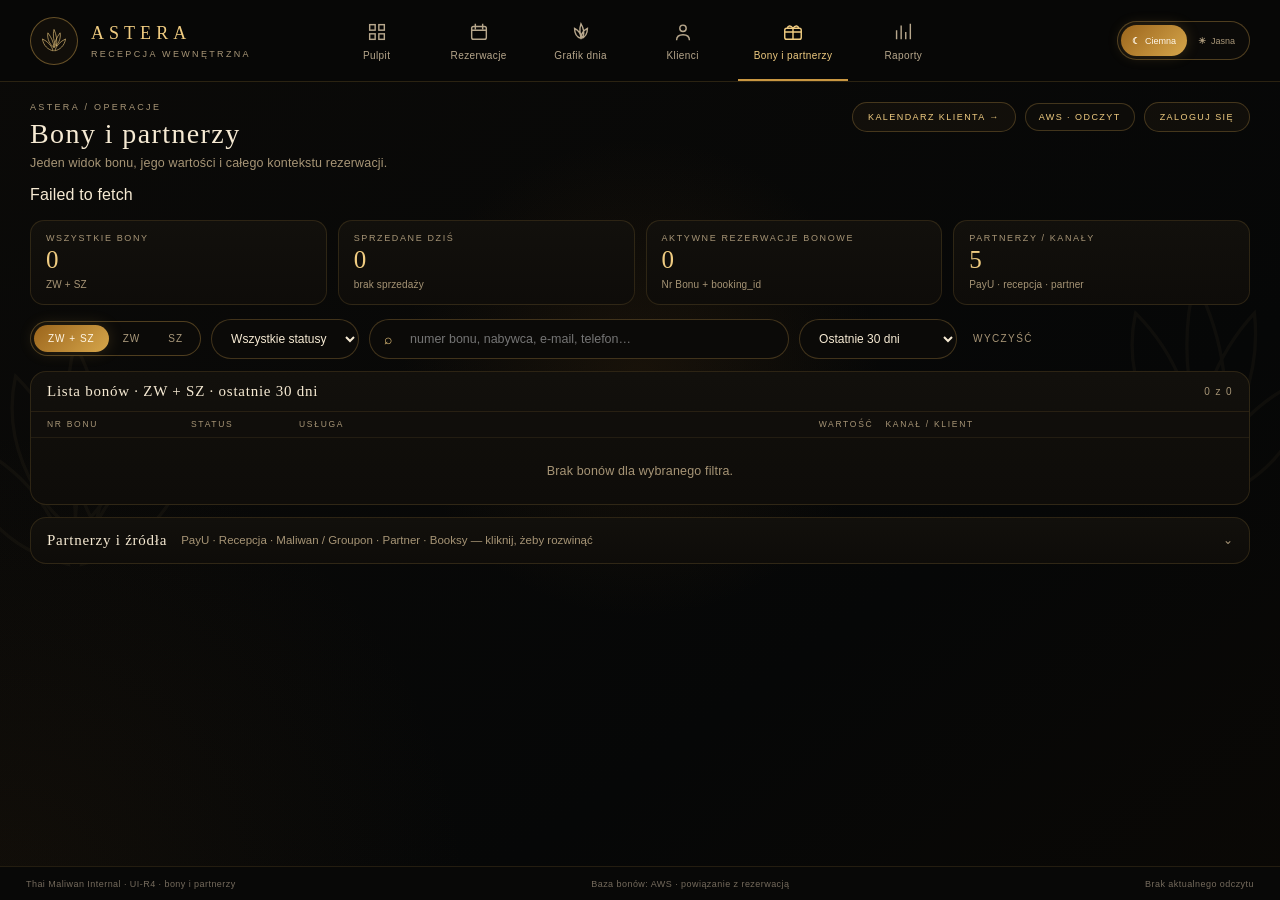
<file: test-recepcja/bony/index.html>
<!doctype html>
<html lang="pl">
<head>
<meta charset="utf-8">
<meta name="viewport" content="width=device-width,initial-scale=1">
<title>ASTERA · Bony i partnerzy</title>
<style>
/* ASTERA UI-R1 — te same tokeny co pulpit recepcji. Widok lokalny, bez zapisu. */
html,body{width:100%;height:100%;overflow:hidden;background:#080706;color:#f5ead6}
body{margin:0}
.ui-r1{--r1-bg:#090806;--r1-panel:#12100c;--r1-panel2:#17130e;--r1-gold:#c99742;--r1-gold2:#f0cc81;
  --r1-line:rgba(205,159,76,.28);--r1-muted:#a79576;--r1-text:#f6ead3;
  --r1-green:#88c79c;--r1-blue:#8db3db;--r1-red:#e58e84;
  position:fixed;inset:0;display:flex;flex-direction:column;z-index:100;background:
  radial-gradient(circle at 50% 42%,rgba(101,65,20,.18),transparent 29%),
  radial-gradient(circle at 0 100%,rgba(107,68,22,.10),transparent 30%),
  linear-gradient(145deg,#0b0a08,#060707 68%,#0a0805);
  font-family:Inter,-apple-system,BlinkMacSystemFont,"Segoe UI",sans-serif;color:var(--r1-text);letter-spacing:.01em}
.ui-r1 *{box-sizing:border-box}
.ui-r1,.ui-r1 *{scrollbar-width:thin;scrollbar-color:rgba(205,159,76,.34) transparent}
.ui-r1 ::-webkit-scrollbar{width:9px;height:9px}
.ui-r1 ::-webkit-scrollbar-track{background:transparent}
.ui-r1 ::-webkit-scrollbar-thumb{background:rgba(205,159,76,.3);border-radius:999px}
.ui-r1 ::-webkit-scrollbar-thumb:hover{background:rgba(205,159,76,.55)}
button,input,select{font:inherit}button{cursor:pointer}

.r1-lotus-bg{position:absolute;width:330px;height:330px;opacity:.035;pointer-events:none}
.r1-lotus-bg.left{left:-90px;top:33%}.r1-lotus-bg.right{right:-80px;top:26%}
.r1-lotus-bg svg{width:100%;height:100%;stroke:var(--r1-gold2);fill:none;stroke-width:1}

/* ── belka górna: 1:1 z pulpitem ── */
.r1-topbar{height:82px;flex:0 0 82px;display:flex;align-items:center;padding:0 30px;border-bottom:1px solid rgba(205,159,76,.18);background:rgba(8,8,7,.96);position:relative;z-index:20}
.r1-brand{display:flex;align-items:center;gap:13px;min-width:276px}
.r1-brand-mark{width:48px;height:48px;border:1px solid rgba(205,159,76,.45);border-radius:50%;display:grid;place-items:center;background:rgba(205,159,76,.05)}
.r1-brand-mark svg{width:34px;height:34px;stroke:var(--r1-gold2);fill:none;stroke-width:1.8}
.r1-brand-copy strong{display:block;color:var(--r1-gold2);font-family:Georgia,serif;font-weight:500;font-size:18px;letter-spacing:.28em}
.r1-brand-copy span{display:block;margin-top:5px;color:var(--r1-muted);font-size:9px;letter-spacing:.26em;text-transform:uppercase}
.r1-nav{display:flex;align-self:stretch;align-items:center;justify-content:center;gap:8px;flex:1}
.r1-nav button{height:100%;min-width:94px;border:0;border-bottom:2px solid transparent;background:transparent;color:#b7a78c;cursor:pointer;padding:10px 16px 7px;display:flex;flex-direction:column;align-items:center;justify-content:center;gap:7px;font-size:10px;letter-spacing:.04em;transition:.2s}
.r1-nav button:hover,.r1-nav button.active{color:var(--r1-gold2);border-bottom-color:var(--r1-gold)}
.r1-nav svg{width:22px;height:22px;stroke:currentColor;fill:none;stroke-width:1.55}
.r1-top-actions{min-width:276px;display:flex;justify-content:flex-end;align-items:center;gap:12px}
.r1-theme-switch{display:flex;border:1px solid rgba(205,159,76,.35);border-radius:999px;padding:3px;background:#0b0a08}
.r1-theme-switch button{height:31px;border:0;border-radius:999px;background:transparent;color:#a99779;padding:0 11px;cursor:pointer;font-size:9px;display:flex;align-items:center;gap:5px;white-space:nowrap}
.r1-theme-switch button.active{background:linear-gradient(135deg,#9b651c,#d6a64b);color:#fff8eb;box-shadow:0 0 14px rgba(205,159,76,.22)}

/* ── scena ── */
.r1-stage{position:relative;flex:1;min-height:0;overflow-y:auto;padding:20px 30px 26px}
.wrap{max-width:1320px;margin:0 auto;position:relative;z-index:2}
.head{display:flex;align-items:flex-start;justify-content:space-between;gap:20px;margin-bottom:16px}
.head h1{margin:0;font-family:Georgia,serif;font-weight:500;font-size:28px;letter-spacing:.05em}
.eyebrow{color:var(--r1-muted);font-size:9px;letter-spacing:.26em;text-transform:uppercase}
.head .eyebrow{margin-bottom:6px}
.head p{margin:6px 0 0;color:var(--r1-muted);font-size:12.5px}
.badge{border:1px solid var(--r1-line);border-radius:999px;padding:8px 13px;color:var(--r1-gold2);font-size:9px;letter-spacing:.16em;text-transform:uppercase;background:#0d0c09;white-space:nowrap}
.ghost{border:1px solid var(--r1-line);background:rgba(205,159,76,.05);color:var(--r1-gold2);border-radius:999px;padding:9px 15px;font-size:9px;letter-spacing:.16em;text-transform:uppercase;white-space:nowrap;transition:.2s}
.ghost:hover{background:rgba(205,159,76,.15)}

/* ── kafle liczb ── */
.metrics{display:grid;grid-template-columns:repeat(4,1fr);gap:11px;margin-bottom:14px}
.metric{border:1px solid rgba(205,159,76,.16);border-radius:14px;background:linear-gradient(180deg,var(--r1-panel),#0e0c09);padding:12px 15px}
.metric span{display:block;color:var(--r1-muted);font-size:9px;letter-spacing:.18em;text-transform:uppercase}
.metric b{display:block;font-family:Georgia,serif;font-weight:500;font-size:25px;color:var(--r1-gold2);margin-top:3px;line-height:1.1}
.metric em{font-style:normal;color:var(--r1-muted);font-size:10px}

/* ── pasek narzędzi ── */
.tools{display:flex;align-items:center;gap:10px;flex-wrap:wrap;margin-bottom:12px}
.salons{display:flex;border:1px solid rgba(205,159,76,.35);border-radius:999px;padding:3px;background:#0b0a08}
.salons button{border:0;border-radius:999px;background:transparent;color:#aa997b;padding:8px 14px;font-size:10px;letter-spacing:.1em;white-space:nowrap}
.salons button.active{background:linear-gradient(135deg,#9b651c,#d6a64b);color:#fff6e6;box-shadow:0 0 16px rgba(205,159,76,.2)}
.salons.locked{border-color:rgba(205,159,76,.7);box-shadow:0 0 0 1px rgba(205,159,76,.2),0 0 18px rgba(205,159,76,.16)}
.pill{height:40px;border:1px solid var(--r1-line);border-radius:999px;background:#0b0a08;color:var(--r1-text);padding:0 15px;font-size:12px;outline:none}
.pill:focus{border-color:var(--r1-gold)}
.szukaj{position:relative;flex:1;min-width:230px;max-width:420px}
.szukaj input{width:100%;height:40px;border:1px solid var(--r1-line);border-radius:999px;background:#0b0a08;color:var(--r1-text);padding:0 15px 0 40px;font-size:12.5px;outline:none}
.szukaj input:focus{border-color:var(--r1-gold);box-shadow:0 0 14px rgba(205,159,76,.14)}
.szukaj .ico{position:absolute;left:15px;top:50%;transform:translateY(-50%);color:var(--r1-gold2);font-size:14px;pointer-events:none}
.zakres{display:none;align-items:center;gap:7px}
.zakres.show{display:flex}
.zakres input{height:40px;font-size:12px;padding:0 11px;color-scheme:dark}
.dosep{color:var(--r1-muted)}
.link{border:0;background:transparent;color:var(--r1-muted);font-size:10px;letter-spacing:.14em;text-transform:uppercase}
.link:hover{color:var(--r1-gold2)}
.lockinfo{display:none;align-items:center;gap:7px;color:var(--r1-muted);font-size:10px;letter-spacing:.06em}
.lockinfo.show{display:flex}
.lockinfo svg{width:13px;height:13px;stroke:var(--r1-gold2);fill:none;stroke-width:1.7}

/* ── lista bonów: zwięzła, około ⅓ ekranu ── */
.card{border:1px solid rgba(205,159,76,.16);border-radius:16px;background:linear-gradient(180deg,var(--r1-panel),#0e0c09);overflow:hidden}
.card-head{display:flex;align-items:center;justify-content:space-between;padding:11px 16px;border-bottom:1px solid rgba(205,159,76,.12)}
.card-head b{font-family:Georgia,serif;font-weight:500;font-size:15px;letter-spacing:.05em}
.card-head span{color:var(--r1-muted);font-size:10px;letter-spacing:.14em}
.rows{max-height:min(36vh,330px);overflow-y:auto}
.rowhead,.row{display:grid;grid-template-columns:132px 96px minmax(150px,1.5fr) 92px minmax(110px,1fr) 22px;gap:12px;align-items:center;padding:0 16px}
.rowhead{height:26px;border-bottom:1px solid rgba(205,159,76,.1);color:var(--r1-muted);font-size:8.5px;letter-spacing:.2em;text-transform:uppercase;position:sticky;top:0;background:#100e0b;z-index:2}
.row{width:100%;border:0;border-bottom:1px solid rgba(205,159,76,.08);background:transparent;color:var(--r1-text);text-align:left;min-height:38px;padding-top:9px;padding-bottom:9px;font-size:12.5px;line-height:1.45;transition:background .15s}
.row:hover{background:rgba(205,159,76,.06)}
.row.open{background:rgba(205,159,76,.1);box-shadow:inset 2px 0 0 var(--r1-gold)}
.nr{font:600 12px ui-monospace,SFMono-Regular,Menlo,monospace;color:var(--r1-gold2);min-width:0;overflow-wrap:anywhere}
.cell{min-width:0;white-space:normal;overflow-wrap:anywhere}
.cell.dim{color:var(--r1-muted);font-size:11.5px}
.kwota{text-align:right;font-variant-numeric:tabular-nums}
.chev{color:var(--r1-muted);font-size:11px;transition:transform .2s;text-align:center}
.row.open .chev{transform:rotate(180deg);color:var(--r1-gold2)}
.stat{font-size:9px;letter-spacing:.08em;border:1px solid currentColor;padding:3px 8px;border-radius:999px;white-space:nowrap;justify-self:start}
.stat.valid{color:var(--r1-green)}.stat.used{color:var(--r1-blue)}.stat.cancelled{color:var(--r1-red)}.stat.other{color:var(--r1-muted)}
.empty{padding:26px;text-align:center;color:var(--r1-muted);font-size:12.5px}

/* ── karta bonu: rozwija się POD swoim wierszem ── */
.karta{border-bottom:1px solid rgba(205,159,76,.14);background:radial-gradient(circle at 92% 0,rgba(209,149,39,.12),transparent 45%),#0c0b08;padding:16px 18px 18px}
.karta-top{display:flex;align-items:baseline;gap:12px;flex-wrap:wrap;margin-bottom:14px}
.karta-top h2{margin:0;font-family:Georgia,serif;font-weight:500;font-size:21px;color:var(--r1-gold2);letter-spacing:.03em}
.karta-top .kanal{color:var(--r1-muted);font-size:11px}
.kolumny{display:grid;grid-template-columns:repeat(3,minmax(0,1fr));gap:14px}
.blok{border:1px solid rgba(205,159,76,.14);border-radius:12px;padding:12px 13px;background:#0a0907}
.blok .label{font-size:8.5px;letter-spacing:.2em;text-transform:uppercase;color:#ad8750;margin-bottom:9px}
.fakty{display:grid;grid-template-columns:repeat(2,minmax(0,1fr));gap:9px}
.fakt{min-width:0;overflow-wrap:anywhere}
.fakt.service-fact{grid-column:1/-1}
.fakt span{display:block;color:var(--r1-muted);font-size:9px;letter-spacing:.12em;text-transform:uppercase}
.fakt b{display:block;margin-top:2px;font-size:12px;font-weight:500}
.blok h3{margin:0 0 4px;font-size:12px;color:var(--r1-gold2);font-weight:500}
.blok p{margin:0;color:var(--r1-muted);font-size:11px;line-height:1.5}
.bid{font:600 9.5px ui-monospace,SFMono-Regular,Menlo,monospace;color:#f2d396;overflow-wrap:anywhere;margin:9px 0 0}
.akcja{width:100%;margin-top:10px;border:1px solid var(--r1-gold);background:rgba(205,146,36,.14);border-radius:10px;color:var(--r1-gold2);padding:9px;font-size:10px;letter-spacing:.1em}
.akcja:hover{background:rgba(205,146,36,.26)}
.oś{display:grid;gap:7px}
.oś div{display:grid;grid-template-columns:7px 1fr;gap:9px;font-size:11px;color:var(--r1-muted);align-items:start}
.oś i{width:7px;height:7px;border:1px solid var(--r1-gold);border-radius:50%;margin-top:4px}
.oś b{color:var(--r1-text);font-weight:500}

/* ── pasek partnerów ── */
.partnerzy{margin-top:12px;border:1px solid rgba(205,159,76,.16);border-radius:16px;background:linear-gradient(180deg,var(--r1-panel),#0e0c09);overflow:hidden}
.partnerzy-pasek{width:100%;display:flex;align-items:center;gap:14px;padding:14px 16px;border:0;background:transparent;color:var(--r1-text);text-align:left}
.partnerzy-pasek:hover{background:rgba(205,159,76,.06)}
.partnerzy-pasek .tyt{font-family:Georgia,serif;font-size:15px;letter-spacing:.05em}
.partnerzy-pasek .opis{flex:1;color:var(--r1-muted);font-size:11.5px}
.partnerzy-pasek .chev{font-size:12px}
.partnerzy.open .partnerzy-pasek .chev{transform:rotate(180deg);color:var(--r1-gold2)}
.partnerzy-tresc{display:none;padding:2px 16px 16px}
.partnerzy.open .partnerzy-tresc{display:block}
.partner{display:flex;align-items:center;justify-content:space-between;gap:12px;padding:11px 13px;border:1px solid rgba(205,159,76,.14);border-radius:12px;background:#0a0907;margin-top:9px}
.partner b{font-size:12.5px;font-weight:500}
.partner span{display:block;color:var(--r1-muted);font-size:10.5px;margin-top:2px}
.partner strong{font-size:10px;color:var(--r1-gold2);font-weight:500;white-space:nowrap;letter-spacing:.06em}

/* ── stopka ── */
.r1-footer{height:34px;flex:0 0 34px;border-top:1px solid rgba(205,159,76,.14);display:flex;align-items:center;justify-content:space-between;padding:0 26px;color:#756b5d;font-size:9px;letter-spacing:.05em;background:#080807;position:relative;z-index:40}
.r1-footer .ok{display:inline-block;width:7px;height:7px;border-radius:50%;background:#50aa72;margin-left:8px;box-shadow:0 0 10px rgba(80,170,114,.55)}
.toast{position:fixed;left:50%;bottom:56px;transform:translateX(-50%) translateY(12px);background:linear-gradient(90deg,rgba(120,78,19,.5),rgba(28,21,12,.94));border:1px solid rgba(205,159,76,.48);color:#f2dfba;padding:12px 20px;border-radius:12px;box-shadow:0 12px 34px rgba(0,0,0,.5);opacity:0;pointer-events:none;transition:.25s;z-index:60;font-size:12px;max-width:min(640px,92vw)}
.toast.show{opacity:1;transform:translateX(-50%) translateY(0)}

@media(max-width:1180px){
  .metrics{grid-template-columns:repeat(2,1fr)}
  .kolumny{grid-template-columns:1fr}
  .rowhead,.row{grid-template-columns:100px 90px minmax(0,1fr) 74px 22px}
  .rowhead .channel-cell,.row .channel-cell{display:none}
  .r1-nav{display:none}
}
@media(max-width:650px){
  .r1-topbar{height:auto;flex-basis:auto;min-height:82px;flex-wrap:wrap;gap:10px;padding:14px 18px}
  .r1-brand,.r1-top-actions{min-width:0}
  .r1-stage{padding-left:18px;padding-right:18px}
  .head{flex-wrap:wrap}
  .r1-footer{height:auto;flex-basis:auto;flex-wrap:wrap;gap:6px;padding:10px 18px}
  .rowhead,.row{grid-template-columns:minmax(0,1fr) 90px 70px 16px;gap:8px;padding-left:12px;padding-right:12px}
  .rowhead .service-cell{display:none}
  .row .service-cell{grid-column:1/-1;grid-row:2}
  .row .kwota{grid-column:3;grid-row:1}
  .row .chev{grid-column:4;grid-row:1}
  .fakty{grid-template-columns:minmax(0,1fr)}
}

/* ── WERSJA JASNA ─────────────────────────────────────────────
   Te same zmienne co w panelu. Wybor motywu trzymamy w
   localStorage['astera.motyw'], zeby przechodzil miedzy ekranami. */
.ui-r1.theme-light{--r1-bg:#f7f2ea;--r1-panel:#fffdf9;--r1-panel2:#f4ede3;--r1-gold:#b87920;--r1-gold2:#9a5f13;--r1-line:rgba(171,111,28,.25);--r1-muted:#86735a;--r1-text:#3b2a18;color:var(--r1-text);background:radial-gradient(circle at 50% 38%,rgba(224,180,102,.17),transparent 32%),radial-gradient(circle at 0 100%,rgba(208,164,87,.10),transparent 31%),linear-gradient(145deg,#fbf8f2,#f3ece2 72%,#faf6ef)}
.theme-light .r1-lotus-bg{opacity:.055}
.theme-light .r1-topbar{background:rgba(255,252,247,.97);border-bottom-color:rgba(166,105,23,.18);box-shadow:0 4px 18px rgba(83,53,18,.05)}
.theme-light .r1-brand-mark{background:#fffaf1;border-color:rgba(171,111,28,.35)}
.theme-light .r1-brand-copy strong{color:#9a5f13}
.theme-light .r1-brand-copy span{color:#8c7559}
.theme-light .r1-nav button{color:#725f48}
.theme-light .r1-nav button:hover,.theme-light .r1-nav button.active{color:#9a5f13}
.theme-light .r1-badge{background:#fffaf2;border-color:rgba(171,111,28,.28)}
.theme-light .r1-theme-switch,.theme-light .salons,.theme-light .pill,.theme-light .szukaj input,.theme-light .zakres input{background:#fffaf3;border-color:rgba(171,111,28,.3)}
.theme-light .r1-theme-switch button,.theme-light .salons button{color:#80684c}
.theme-light .metric,.theme-light .card,.theme-light .partnerzy{background:linear-gradient(180deg,#fffdf9,#f6efe4);border-color:rgba(171,111,28,.2)}
.theme-light .blok,.theme-light .partner{background:#fffaf3;border-color:rgba(171,111,28,.18)}
.theme-light .head h1{color:#49331c}
.theme-light .head p,.theme-light .eyebrow,.theme-light .metric span,.theme-light .card-head span,.theme-light .cell.dim{color:#7d6b54}
.theme-light .metric b,.theme-light .card-head b,.theme-light .kwota{color:#8a5a12}
.theme-light .row:hover,.theme-light .row.open{background:rgba(205,159,76,.10)}
.theme-light .rowhead{background:#f7efe4;color:#4d3820}
.theme-light .ghost,.theme-light .link,.theme-light .badge{background:#fffaf3;color:#8d5b17;border-color:rgba(171,111,28,.28)}
.theme-light .lockinfo{color:#8a5a12}
.theme-light .r1-footer{background:#fbf8f2;color:#8c7c67;border-top-color:rgba(171,111,28,.14)}
.theme-light .toast{background:linear-gradient(90deg,rgba(245,225,190,.96),rgba(255,250,242,.98));color:#6b4512;border-color:rgba(171,111,28,.42)}
</style>
</head>
<body>
<div class="ui-r1">

  <div class="r1-lotus-bg left" aria-hidden="true"><svg viewBox="0 0 100 100"><path d="M50 14c9 18 12 37 6 55-8-14-11-35-6-55zM32 24c13 13 19 30 18 47-14-10-22-29-18-47zM68 24c2 18-5 37-18 47 0-17 6-34 18-47zM14 43c17 6 30 20 34 38-18-4-31-17-34-38zM86 43c-4 21-17 34-34 38 4-18 17-32 34-38z"/></svg></div>
  <div class="r1-lotus-bg right" aria-hidden="true"><svg viewBox="0 0 100 100"><path d="M50 14c9 18 12 37 6 55-8-14-11-35-6-55zM32 24c13 13 19 30 18 47-14-10-22-29-18-47zM68 24c2 18-5 37-18 47 0-17 6-34 18-47zM14 43c17 6 30 20 34 38-18-4-31-17-34-38zM86 43c-4 21-17 34-34 38 4-18 17-32 34-38z"/></svg></div>

  <header class="r1-topbar">
    <div class="r1-brand">
      <div class="r1-brand-mark"><svg viewBox="0 0 100 100"><path d="M50 16c7 15 10 32 7 49-8-13-11-32-7-49zM32 26c10 13 17 28 18 43-13-9-21-26-18-43zM68 26c3 17-5 34-18 43 1-15 8-30 18-43zM16 44c15 7 27 19 32 35-15-3-29-15-32-35zM84 44c-3 20-17 32-32 35 5-16 17-28 32-35z"/></svg></div>
      <div class="r1-brand-copy"><strong>ASTERA</strong><span>Recepcja wewnętrzna</span></div>
    </div>
    <nav class="r1-nav" aria-label="Główna nawigacja">
      <button data-home><svg viewBox="0 0 24 24"><rect x="4" y="4" width="6" height="6"/><rect x="14" y="4" width="6" height="6"/><rect x="4" y="14" width="6" height="6"/><rect x="14" y="14" width="6" height="6"/></svg><span>Pulpit</span></button>
      <button data-reservations><svg viewBox="0 0 24 24"><rect x="4" y="6" width="16" height="14" rx="2"/><path d="M8 3v6M16 3v6M4 10h16"/></svg><span>Rezerwacje</span></button>
      <button data-reservations><svg viewBox="0 0 24 24"><path d="M12 3c3 5 4 10 2 15-3-3-4-9-2-15zM5 8c4 2 7 6 7 11-4-1-7-5-7-11zM19 8c0 6-3 10-7 11 0-5 3-9 7-11z"/></svg><span>Grafik dnia</span></button>
      <button data-nav="Klienci"><svg viewBox="0 0 24 24"><circle cx="12" cy="8" r="3.5"/><path d="M5 21c0-4 3-6 7-6s7 2 7 6"/></svg><span>Klienci</span></button>
      <button class="active" data-nav="Bony i partnerzy"><svg viewBox="0 0 24 24"><rect x="3" y="8" width="18" height="12" rx="2"/><path d="M3 12h18M12 8v12M12 8c-2.6-4-6-2.6-6 0M12 8c2.6-4 6-2.6 6 0"/></svg><span>Bony i partnerzy</span></button>
      <button data-nav="Raporty"><svg viewBox="0 0 24 24"><path d="M5 20V10M10 20V5M15 20v-8M20 20V3"/></svg><span>Raporty</span></button>
    </nav>
    <div class="r1-top-actions">
      <div class="r1-theme-switch" role="group" aria-label="Wersja kolorystyczna">
        <button class="active" data-theme-choice="dark"><b aria-hidden="true">☾</b><span>Ciemna</span></button>
        <button data-theme-choice="light"><b aria-hidden="true">☀</b><span>Jasna</span></button>
      </div>
    </div>
  </header>

  <div class="r1-stage">
   <div class="wrap">

    <div class="head">
      <div>
        <div class="eyebrow">AsterA / Operacje</div>
        <h1>Bony i partnerzy</h1>
        <p>Jeden widok bonu, jego wartości i całego kontekstu rezerwacji.</p>
      </div>
      <div style="display:flex;gap:9px;align-items:center;flex-wrap:wrap;justify-content:flex-end">
        <button class="ghost" id="openCustomerFlow">Kalendarz klienta →</button>
        <span class="badge" id="sourceBadge">AWS · odczyt</span><button class="ghost" id="voucherLogin">Zaloguj się</button><button class="ghost" id="voucherRefresh" hidden>Odśwież</button><button class="ghost" id="voucherLogout" hidden>Wyloguj</button>
      </div>
    </div>

    <p id="voucherConnection" role="status" aria-live="polite">Sprawdzam połączenie…</p>
    <section class="metrics">
      <article class="metric"><span>Wszystkie bony</span><b id="metricAll">—</b><em>ZW + SZ</em></article>
      <article class="metric"><span>Sprzedane dziś</span><b id="metricToday">—</b><em id="metricTodaySum">—</em></article>
      <article class="metric"><span>Aktywne rezerwacje bonowe</span><b id="metricBooked">—</b><em>Nr Bonu + booking_id</em></article>
      <article class="metric"><span>Partnerzy / kanały</span><b>5</b><em>PayU · recepcja · partner</em></article>
    </section>

    <div class="tools">
      <div class="salons" id="salonPick">
        <button class="active" data-salon="ALL">ZW + SZ</button>
        <button data-salon="ZW">ZW</button>
        <button data-salon="SZ">SZ</button>
      </div>
      <select class="pill" id="statusFilter" aria-label="Status bonu">
        <option value="ALL">Wszystkie statusy</option>
        <option value="Ważny">Ważny</option>
        <option value="Do sprawdzenia">Do sprawdzenia</option><option value="Wygasły">Wygasły</option>
        <option value="Wykorzystany">Wykorzystany</option>
        <option value="Anulowany">Anulowany</option>
      </select>
      <div class="szukaj"><span class="ico">⌕</span><input id="search" placeholder="numer bonu, nabywca, e-mail, telefon…" autocomplete="off"></div>
      <select class="pill" id="dateFilter" aria-label="Data wydania">
        <option value="ALL">Cały okres</option>
        <option value="TODAY">Dziś</option>
        <option value="D7">Ostatnie 7 dni</option>
        <option value="D30" selected>Ostatnie 30 dni</option>
        <option value="D90">Ostatnie 3 miesiące</option>
        <option value="RANGE">Zakres dat…</option>
      </select>
      <span class="zakres" id="dateRange"><input type="date" class="pill" id="dateFrom" aria-label="Od"><span class="dosep">–</span><input type="date" class="pill" id="dateTo" aria-label="Do"></span>
      <button class="link" id="clearFilters">Wyczyść</button>
      <span class="lockinfo" id="lockInfo"><svg viewBox="0 0 24 24"><rect x="5" y="11" width="14" height="9" rx="2"/><path d="M8 11V8a4 4 0 0 1 8 0v3"/></svg><span id="lockInfoTxt"></span></span>
    </div>

    <section class="card">
      <div class="card-head"><b id="listTitle">Lista bonów</b><span id="resultCount"></span></div>
      <div class="rowhead">
        <span>Nr bonu</span><span>Status</span><span class="service-cell">Usługa</span><span class="kwota">Wartość</span><span class="channel-cell">Kanał / klient</span><span></span>
      </div>
      <div class="rows" id="voucherList"></div>
    </section>

    <section class="partnerzy" id="partnerzy">
      <button class="partnerzy-pasek" id="partnerToggle" aria-expanded="false">
        <span class="tyt">Partnerzy i źródła</span>
        <span class="opis">PayU · Recepcja · Maliwan / Groupon · Partner · Booksy — kliknij, żeby rozwinąć</span>
        <span class="chev">⌄</span>
      </button>
      <div class="partnerzy-tresc" id="partnerList"></div>
    </section>

   </div>
  </div>

  <footer class="r1-footer">
    <span>Thai Maliwan Internal · UI-R4 · bony i partnerzy</span>
    <span>Baza bonów: AWS · powiązanie z rezerwacją</span>
    <span><span id="footerSource">Oczekiwanie na logowanie</span></span>
  </footer>

  <div class="toast" id="toast"></div>
</div>

<script src="../klienci/auth.js" data-config="https://core.thaimaliwan.pl/api/reception/calendar/config?screen=vouchers"></script>
<script>
/* R49 authenticated AWS read; no stored customer cache or fallback demo. */
let VOUCHERS=[];
let awsStats=null;
const voucherKey=v=>v.id||v.salon+':'+v.n;
const PARTNERS=[
 ['PayU — bony','Bony i historyczne płatności ze sklepu','sprzedaż i płatności · AWS'],
 ['Recepcja','Sprzedaż ręczna / AsterA','bony papierowe'],
 ['Maliwan / Groupon','Partner zewnętrzny','rozliczenie osobne'],
 ['Partner','Bony partnerskie','umowa indywidualna'],
 ['Booksy','Kanał rezerwacji, nie writer bonu','odseparowany']
];

const state={salon:'ALL',status:'ALL',query:'',otwarty:null,dateMode:'D30',dateFrom:'',dateTo:''};
const esc=s=>String(s||'').replace(/[&<>"']/g,x=>({'&':'&amp;','<':'&lt;','>':'&gt;','"':'&quot;',"'":'&#39;'}[x]));
const $=s=>document.querySelector(s);

/* Data wydania bonu: 'YYYY-MM-DD', 'YYYY-MM-DD hh:mm:ss' albo 'DD.MM.YYYY'. */
function dataBonu(v){
  var t=String(v.issueDate||'').trim(); if(!t)return null;
  var m=t.match(/^(\d{4})-(\d{1,2})-(\d{1,2})/); if(m)return new Date(+m[1],+m[2]-1,+m[3]);
  m=t.match(/^(\d{1,2})[.\/](\d{1,2})[.\/](\d{4})/); if(m)return new Date(+m[3],+m[2]-1,+m[1]);
  return null;
}
function oProgu(dni){var d=new Date();d.setHours(0,0,0,0);d.setDate(d.getDate()-dni);return d;}
function wZakresie(v){
  if(state.dateMode==='ALL')return true;
  var d=dataBonu(v); if(!d)return false;          // bez daty nie da się orzec
  d.setHours(12,0,0,0);
  if(state.dateMode==='RANGE'){
    if(state.dateFrom){var od=new Date(state.dateFrom+'T00:00:00');if(d<od)return false;}
    if(state.dateTo){var do_=new Date(state.dateTo+'T23:59:59');if(d>do_)return false;}
    return true;
  }
  var dni=state.dateMode==='TODAY'?0:state.dateMode==='D7'?7:state.dateMode==='D30'?30:90;
  return d>=oProgu(dni);
}
function filtered(){
  const q=state.query.toLowerCase().trim();
  return VOUCHERS.filter(v=>
    wZakresie(v)&&
    (state.salon==='ALL'||v.salon===state.salon)&&
    (state.status==='ALL'||v.status===state.status)&&
    (!q||[v.n,v.client,v.buyer,v.buyerEmail,v.buyerPhone,v.email,v.customerEmail,v.customerPhone,v.kind,v.channel,v.booking&&v.booking.id].filter(Boolean).join(' ').toLowerCase().includes(q)));
}
function tag(s){
  const c=s==='Ważny'?'valid':s==='Wykorzystany'?'used':s==='Anulowany'?'cancelled':'other';
  return '<span class="stat '+c+'">'+esc(s)+'</span>';
}
function renderMetrics(){
  $('#metricAll').textContent=VOUCHERS.length;
  var dzis=new Date();dzis.setHours(0,0,0,0);
  var dzisiejsze=VOUCHERS.filter(function(v){var d=dataBonu(v);if(!d)return false;d.setHours(0,0,0,0);return d.getTime()===dzis.getTime();});
  var suma=dzisiejsze.reduce(function(a,v){return a+(Number(v.value)||0)},0);
  $('#metricToday').textContent=awsStats?awsStats.today:dzisiejsze.length;
  $('#metricTodaySum').textContent=awsStats?(awsStats.todayAmount+' zł'):(dzisiejsze.length?(Math.round(suma)+' zł'):'brak sprzedaży');
  $('#metricBooked').textContent=VOUCHERS.filter(v=>v.booking&&v.booking.status==='REZERWACJA').length;
}

/* Karta bonu rozwija się POD swoim wierszem — bez skakania na dół strony. */
function voucherFieldHTML(label,value){
  return '<div class="fakt" style="min-width:0"><span>'+esc(label)+'</span><b style="overflow-wrap:anywhere;white-space:pre-wrap">'+esc(value==null||value===''?'Brak w arkuszu':String(value))+'</b></div>';
}
function voucherSourceHTML(v){
  var fields=Array.isArray(v.sheetFields)?v.sheetFields:[];
  if(!fields.length)return '';
  return '<details class="blok" style="grid-column:1/-1;order:4"><summary>Wszystkie zapisane pola z arkusza ('+fields.length+')</summary><div class="fakty" style="margin-top:12px">'+fields.map(function(f){return voucherFieldHTML(f.label+' · '+f.column,f.value)}).join('')+'</div></details>';
}
function kartaHTML(v){
  const b=v.booking, moznaUdostepnic=v.status==='Ważny';
  return '<div class="karta">'+
    '<div class="karta-top"><h2>'+esc(v.n)+'</h2>'+tag(v.status)+
      '<span class="kanal">'+esc(v.channel)+' · '+esc(v.salon==='ZW'?'Zwierzyniecka':'Szewska')+'</span></div>'+
    '<div class="kolumny">'+
      '<div class="blok"><div class="label">Bon</div><div class="fakty">'+
        '<div class="fakt service-fact"><span>Usługa</span><b>'+esc(v.kind||'—')+'</b></div>'+
        '<div class="fakt"><span>Wartość</span><b>'+(v.value!=null?v.value+' zł':'—')+(v.minutes?' · '+v.minutes+' min':'')+'</b></div>'+
        voucherFieldHTML('Nabywca — imię i nazwisko / firma',v.buyer)+
        voucherFieldHTML('E-mail nabywcy',v.buyerEmail||v.email)+
        voucherFieldHTML('Telefon nabywcy',v.buyerPhone)+
        (v.customerPhone?voucherFieldHTML('Telefon klienta zapisany w arkuszu',v.customerPhone):'')+
        (v.buyerNote?voucherFieldHTML('Uwagi kupującego z CMS',v.buyerNote):'')+
        (v.customerEmail?voucherFieldHTML('E-mail klienta',v.customerEmail):'')+
        (v.client&&v.client!=='—'?voucherFieldHTML('Klient wizyty',v.client):'')+
        voucherFieldHTML('Uwagi',v.notes)+
        (v.paymentStatus?voucherFieldHTML('Płatność',({PAID:'Opłacony',UNVERIFIED:'Do potwierdzenia',REFUNDED:'Zwrócona',PARTIAL_REFUND:'Częściowy zwrot'})[v.paymentStatus]||v.paymentStatus):'')+
        (v.faceValue!=null?voucherFieldHTML('Wartość przed rabatem',v.faceValue+' zł'):'')+
        (v.reviewReasons?.length?voucherFieldHTML('Do sprawdzenia',v.reviewReasons.map(reviewLabel).join(' · ')):'')+
        (v.items?.length?voucherFieldHTML('Pozycje bonu',v.items.map(i=>(i.name||'Usługa')+' × '+i.quantity+(i.minutes?' · '+i.minutes+' min':'')+(i.remaining!=null?' · pozostało: '+i.remaining:'')).join('\n')):'')+
        '<div class="fakt"><span>Wydany</span><b>'+esc(v.issueDate||'—')+'</b></div>'+'<div class="fakt"><span>Ważny do</span><b>'+esc(v.validUntil||'—')+'</b></div>'+
      '</div></div>'+voucherSourceHTML(v)+
      '<div class="blok"><div class="label">Udostępnianie terminu</div>'+
        (moznaUdostepnic
          ? '<h3>○ Przez główny Grafik</h3><p>Wybierasz masażystkę i godzinę w tym samym grafiku Rezerwacji. Termin będzie wspólny dla klientów z ważnym bonem.</p><button class="akcja" data-release-for="'+esc(v.n)+'">Przejdź do Grafiku i udostępnij →</button>'
          : '<h3>○ Bon niedostępny do rezerwacji</h3><p>Tylko bon ze statusem „Ważny” może prowadzić do udostępnienia terminu.</p>')+
      '</div>'+
      '<div class="blok"><div class="label">Relacja z rezerwacją</div>'+
        (b
          ? '<h3>● '+esc(b.status)+'</h3><p>'+esc(b.date)+' · '+esc(b.start)+'–'+esc(b.end)+' · '+esc(b.therapist)+'</p><div class="bid">'+esc(b.id)+'</div><button class="akcja" data-open-booking="'+esc(b.id)+'">Otwórz rezerwację →</button>'
          : '<h3>○ '+(v.bookingIssue?'Sprawdź powiązanie':'Brak aktywnej rezerwacji')+'</h3><p>'+esc(v.bookingIssue||'Bon nie ma relacji Nr Bonu + BOOKING_ID w REZERWACJE.')+'</p>')+
        '<div class="oś" style="margin-top:11px">'+
          '<div><i></i><span><b>Źródło:</b> '+esc(v.channel)+'</span></div>'+
          '<div><i></i><span><b>Status:</b> '+esc(v.status)+'</span></div>'+
        '</div>'+
      '</div>'+
    '</div></div>';
}

function renderList(){
  const box=$('#voucherList'), rows=filtered();
  $('#resultCount').textContent=rows.length+' z '+VOUCHERS.length;
  var opisDaty={ALL:'',TODAY:' · dziś',D7:' · ostatnie 7 dni',D30:' · ostatnie 30 dni',D90:' · ostatnie 3 miesiące',RANGE:' · wybrany zakres'}[state.dateMode]||'';
  $('#listTitle').textContent=(state.salon==='ALL'?'Lista bonów · ZW + SZ':'Lista bonów · '+state.salon)+opisDaty;
  box.innerHTML='';
  if(!rows.length){box.innerHTML='<div class="empty">Brak bonów dla wybranego filtra.</div>';return}
  rows.forEach(v=>{
    const b=document.createElement('button');
    b.className='row'+(state.otwarty===voucherKey(v)?' open':'');
    b.innerHTML='<span class="nr">'+esc(v.n)+'</span>'+tag(v.status)+
      '<span class="cell service-cell">'+esc(v.kind||'—')+(v.minutes?' <span class="cell dim">· '+v.minutes+' min</span>':'')+'</span>'+
      '<span class="cell kwota">'+(v.value!=null?v.value+' zł':'—')+'</span>'+
      '<span class="cell dim channel-cell">'+esc(v.channel||'—')+(v.buyer?' · '+esc(v.buyer):v.client&&v.client!=='—'?' · '+esc(v.client):'')+'</span>'+
      '<span class="chev">⌄</span>';
    b.onclick=()=>{state.otwarty=(state.otwarty===voucherKey(v)?null:voucherKey(v));renderList();};
    box.appendChild(b);
    if(state.otwarty===voucherKey(v)){
      const k=document.createElement('div');
      k.innerHTML=kartaHTML(v);
      const karta=k.firstChild;
      box.appendChild(karta);
      const ob=karta.querySelector('[data-open-booking]'); if(ob)ob.onclick=e=>{e.stopPropagation();openBooking(v)};
      const rl=karta.querySelector('[data-release-for]'); if(rl)rl.onclick=e=>{e.stopPropagation();openReleaseFromVoucher(v)};
      setTimeout(()=>{try{karta.scrollIntoView({block:'nearest',behavior:'smooth'})}catch(e){}},30);
    }
  });
}
function renderPartners(){
  const box=$('#partnerList');box.innerHTML='';
  PARTNERS.forEach(p=>{
    const d=document.createElement('div');d.className='partner';
    d.innerHTML='<span><b>'+esc(p[0])+'</b><span>'+esc(p[1])+'</span></span><strong>'+esc(p[2])+'</strong>';
    box.appendChild(d);
  });
}
function openBooking(v){const b=v.booking,q=new URLSearchParams({booking:b.id,salon:b.salon||v.salon,date:b.date,start:b.start,end:b.end,therapist:b.therapist,client:b.client||v.client});location.href='../#'+q.toString()}
function openReleaseFromVoucher(v){const q=new URLSearchParams({mode:'release',voucher:v.n,salon:v.salon});location.href='../#'+q.toString()}

let toastTimer;function toast(msg){const t=$('#toast');t.textContent=msg;t.classList.add('show');clearTimeout(toastTimer);toastTimer=setTimeout(()=>t.classList.remove('show'),3600)}

/* ── zdarzenia ── */
document.querySelectorAll('[data-salon]').forEach(b=>b.onclick=()=>{
  state.salon=b.dataset.salon;state.otwarty=null;
  document.querySelectorAll('[data-salon]').forEach(x=>x.classList.toggle('active',x===b));renderList();
});
$('#statusFilter').onchange=e=>{state.status=e.target.value;state.otwarty=null;renderList()};
$('#dateFilter').onchange=e=>{state.dateMode=e.target.value;state.otwarty=null;$('#dateRange').classList.toggle('show',state.dateMode==='RANGE');renderList()};
$('#dateFrom').onchange=e=>{state.dateFrom=e.target.value;state.otwarty=null;renderList()};
$('#dateTo').onchange=e=>{state.dateTo=e.target.value;state.otwarty=null;renderList()};
$('#search').oninput=e=>{state.query=e.target.value;state.otwarty=null;renderList()};
$('#clearFilters').onclick=()=>{
  const zamek=document.querySelector('[data-salon]:disabled');
  state.status='ALL';state.query='';state.otwarty=null;
  $('#statusFilter').value='ALL';$('#search').value='';
  state.dateMode='D30';state.dateFrom='';state.dateTo='';
  $('#dateFilter').value='D30';$('#dateFrom').value='';$('#dateTo').value='';
  $('#dateRange').classList.remove('show');
  if(!zamek){state.salon='ALL';document.querySelectorAll('[data-salon]').forEach(x=>x.classList.toggle('active',x.dataset.salon==='ALL'));}
  renderList();
};
$('#partnerToggle').onclick=()=>{
  const p=$('#partnerzy'),on=p.classList.toggle('open');
  $('#partnerToggle').setAttribute('aria-expanded',on?'true':'false');
};
document.querySelectorAll('[data-theme-choice]').forEach(b=>b.onclick=()=>{
  var m=b.dataset.themeChoice;
  document.querySelectorAll('[data-theme-choice]').forEach(x=>x.classList.toggle('active',x===b));
  document.querySelector('.ui-r1').classList.toggle('theme-light',m==='light');
  try{localStorage.setItem('astera.motyw',m)}catch(e){}
});
document.querySelectorAll('[data-nav]').forEach(b=>b.onclick=()=>{if(b.dataset.nav!=='Bony i partnerzy')toast(b.dataset.nav+' pozostaje poza zakresem tej makiety')});
document.querySelectorAll('[data-home]').forEach(b=>b.onclick=()=>location.href='../');
document.querySelectorAll('[data-reservations]').forEach(b=>b.onclick=()=>location.href='../#booking');
$('#openCustomerFlow').onclick=()=>location.href='../flow-bonu/';

renderMetrics();renderList();renderPartners();
window.__ASTERA_BONY_UI_R4__={productionWrites:false,version:'R49-BONY-AWS',dataSource:'NONE'};

/* ── most produkcyjny (read-only) ── */
function asteraProdInfo(msg){try{toast(msg)}catch(e){}}
function asteraVoucherStatus(status){
  var text=String(status==null?'':status).trim();
  // API zwraca również „Wazny”. Nie zmieniamy znaczenia innych statusów.
  return text.normalize('NFD').replace(/[\u0300-\u036f]/g,'').toUpperCase()==='WAZNY'?'Ważny':text;
}
function asteraApplyVouchers(list){
  VOUCHERS=(list||[]).map(function(v){var w=(v.finalValue!=null?v.finalValue:v.value);
    return {id:v.id,n:v.n,salon:v.salon,faceValue:v.value,paymentStatus:v.paymentStatus,reviewReasons:v.reviewReasons||[],items:v.items||[],status:asteraVoucherStatus(v.status),statusRaw:v.statusRaw,kind:v.kind,minutes:v.minutes,value:w,
            client:v.booking&&v.booking.client||'—',buyer:v.buyer||'',buyerPhone:v.buyerPhone||'',buyerEmail:v.buyerEmail||'',buyerNote:v.buyerNote||'',email:v.email||'',customerEmail:v.customerEmail||'',customerPhone:v.customerPhone||'',
            notes:v.notes||'',sheetFields:Array.isArray(v.sheetFields)?v.sheetFields:[],
            channel:v.channel,category:v.category,issueDate:v.issueDate,discount:v.discount,
            validUntil:v.validTo||v.validUntil,booking:v.booking||null,bookingIssue:v.bookingIssue||''};});
  window.__ASTERA_BONY_UI_R4__.dataSource='AWS';
  state.otwarty=null;renderMetrics();renderList();
}
const reviewLabels={MULTIPLE_SESSIONS:'Bon obejmuje kilka masaży',MONETARY_VOUCHER:'Bon kwotowy',SERVICE_MAPPING_REQUIRED:'Usługa wymaga przypisania',LEGACY_LIFTING_SERVICE:'Dawna usługa liftingu',EXISTING_LEGACY_BOOKING:'Powiązanie z rezerwacją w arkuszu',PAYMENT_EVIDENCE_REQUIRED:'Brak potwierdzenia płatności',REFUND_REVIEW:'Zwrot do sprawdzenia',UNKNOWN_SOURCE_STATUS:'Status źródłowy do sprawdzenia',MISSING_SERVICE:'Brak usługi'};
function reviewLabel(code){return reviewLabels[code]||'Dane wymagają sprawdzenia';}
let voucherLoading=false;
function connection(message){$('#voucherConnection').textContent=message;}
function clearPrivateVouchers(){VOUCHERS=[];awsStats=null;state.otwarty=null;renderMetrics();renderList();window.__ASTERA_BONY_UI_R4__.dataSource='NONE';$('#footerSource').textContent='Brak aktualnego odczytu';}
async function loadAWSVouchers(){
 if(voucherLoading)return;voucherLoading=true;$('#voucherRefresh').disabled=true;
 try{
  await ReceptionAuth.initialize();
  if(!ReceptionAuth.authenticated()){clearPrivateVouchers();connection('Zaloguj się, aby zobaczyć bony.');return;}
  connection('Pobieram bony z AWS…');
  const response=await fetch('https://core.thaimaliwan.pl/api/reception/vouchers',{headers:ReceptionAuth.headers(),cache:'no-store',credentials:'omit'});
  if(response.status===401){ReceptionAuth.clear();throw Error('Sesja wygasła. Zaloguj się ponownie.');}
  if(!response.ok)throw Error(response.status===403?'To konto nie ma dostępu do bonów.':'Nie udało się pobrać bonów. Kliknij Odśwież.');
  const data=await response.json();if(data.mode!=='AWS'||!Array.isArray(data.vouchers)||data.count!==data.vouchers.length)throw Error('Niepełna odpowiedź bazy bonów.');
  awsStats=data.stats;asteraApplyVouchers(data.vouchers);
  const checked=data.sourceCheckedAt?new Date(data.sourceCheckedAt).toLocaleString('pl-PL',{timeZone:'Europe/Warsaw'}):'brak pełnego odczytu';
  const syncInfo=data.sourceSync==='ACTIVE'?'Automatyczna synchronizacja sklepów · ostatni poprawny odczyt: '+checked+'.':data.sourceSync==='DELAYED'?'Synchronizacja sklepów wymaga sprawdzenia · ostatni odczyt: '+checked+'.':'Import jednorazowy; nowe zakupy nie są jeszcze synchronizowane.';
  connection('AWS · '+data.count+' bonów · '+syncInfo);
  $('#footerSource').textContent='Odczyt AWS potwierdzony';
 }catch(e){clearPrivateVouchers();connection(e.message||'Nie udało się połączyć z bazą bonów.');}
 finally{voucherLoading=false;$('#voucherLogin').hidden=ReceptionAuth.authenticated();$('#voucherLogout').hidden=!ReceptionAuth.authenticated();$('#voucherRefresh').hidden=!ReceptionAuth.authenticated();$('#voucherRefresh').disabled=false;}
}
$('#voucherLogin').onclick=()=>ReceptionAuth.login().catch(e=>connection(e.message));
$('#voucherLogout').onclick=()=>{clearPrivateVouchers();ReceptionAuth.logout();};
$('#voucherRefresh').onclick=loadAWSVouchers;
loadAWSVouchers();

/* ── kłódka salonu — ta sama co w panelu recepcji (klucz astera.salonLock).
      Przy plikach z dysku (file://) przeglądarka nie dzieli pamięci między
      stronami — zadziała po wgraniu na serwer. ── */
(function(){
  var zapis='';try{zapis=localStorage.getItem('astera.salonLock')||'';}catch(e){}
  if(zapis!=='ZW'&&zapis!=='SZ')return;
  var przyciski=[].slice.call(document.querySelectorAll('[data-salon]'));
  var moj=przyciski.filter(function(b){return b.getAttribute('data-salon')===zapis})[0];
  if(!moj)return;
  moj.click();
  przyciski.forEach(function(b){
    if(b===moj)return;
    b.disabled=true;b.style.opacity='.26';b.style.cursor='not-allowed';
    b.title='Salon '+zapis+' jest zablokowany kłódką w panelu recepcji.';
  });
  document.getElementById('salonPick').classList.add('locked');
  document.getElementById('lockInfoTxt').textContent='Salon zablokowany: '+zapis;
  document.getElementById('lockInfo').classList.add('show');
})();

/* Motyw dziedziczymy po panelu - jeden wybor obowiazuje na wszystkich ekranach. */
(function(){
  try{
    var m=localStorage.getItem('astera.motyw')||'dark';
    var root=document.querySelector('.ui-r1');
    if(root)root.classList.toggle('theme-light',m==='light');
    document.querySelectorAll('[data-theme-choice]').forEach(function(b){
      b.classList.toggle('active',b.dataset.themeChoice===m);
    });
  }catch(e){}
})();
</script>
</body>
</html>
</file>
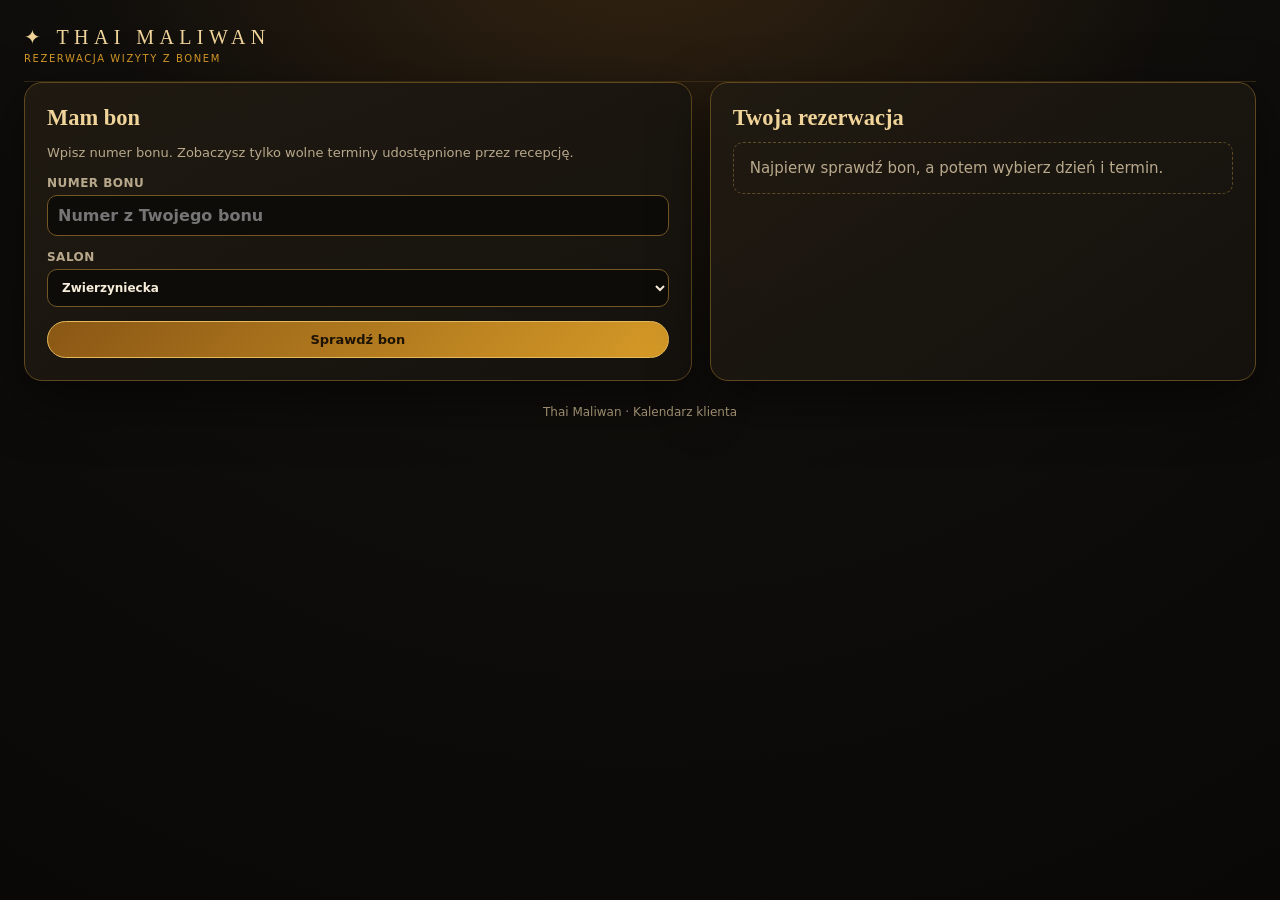
<file: test-recepcja/flow-bonu/index.html>
<!doctype html>
<html lang="pl">
<head>
<meta charset="utf-8">
<meta name="viewport" content="width=device-width,initial-scale=1">
<title>Thai Maliwan — Rezerwacja z bonem</title>
<style>
:root{--bg:#100e0b;--panel:#1a1610;--panel2:#211b12;--line:#5d461d;--gold:#d69a27;--soft:#f0d49a;--text:#f7edda;--muted:#b9a98c;--ok:#6fd39a;--bad:#ea8d85;--open:#316c56;--shadow:0 18px 55px #0008}*{box-sizing:border-box}body{margin:0;background:radial-gradient(circle at 50% -20%,#392712 0,#100e0b 45%,#090807 100%);color:var(--text);font:15px Inter,ui-sans-serif,system-ui,-apple-system,BlinkMacSystemFont,"Segoe UI",sans-serif;min-height:100vh}button,input,select{font:inherit}button{color:inherit;cursor:pointer}.app{max-width:1500px;margin:auto;padding:18px 24px 36px}.top{display:flex;align-items:center;justify-content:space-between;border-bottom:1px solid #5d461d80;padding:7px 0 17px;gap:12px}.brand{letter-spacing:.27em;font-family:Georgia,serif;color:var(--soft);font-size:20px}.brand small{display:block;letter-spacing:.16em;font:10px system-ui;color:var(--gold);margin-top:4px}.tabs{display:flex;gap:7px;flex-wrap:wrap}.tab,.outline,.primary,.danger{border:1px solid var(--line);background:#17130e;border-radius:999px;padding:10px 15px;font-weight:700;font-size:13px}.tab.active,.primary{background:linear-gradient(135deg,#8a5715,#d69a27);border-color:#e5b95c;color:#1d1305}.outline{background:transparent;color:var(--soft)}.tab:hover,.outline:hover{border-color:var(--gold)}.demo-note{margin:18px 0;padding:12px 15px;border:1px solid #735d3480;border-radius:12px;background:#2a211533;color:#d9c7a3}.view{display:none}.view.active{display:block}.grid{display:grid;grid-template-columns:250px minmax(0,1fr);gap:18px}.side,.panel{background:linear-gradient(145deg,#201a11eF,#15120eE8);border:1px solid #60481e;border-radius:18px;box-shadow:var(--shadow)}.side{padding:18px}.side h3,.panel h2{margin:0 0 11px;font-family:Georgia,serif;color:var(--soft)}.side p,.muted{color:var(--muted);font-size:13px;line-height:1.45}.step{display:flex;align-items:center;gap:10px;padding:11px 8px;border-bottom:1px solid #5d461d55}.num{width:25px;height:25px;display:grid;place-items:center;border:1px solid var(--gold);border-radius:50%;color:var(--gold);font-weight:800}.legend{display:grid;gap:10px;margin:17px 0}.key{display:flex;align-items:center;gap:9px;font-size:13px}.dot{height:12px;width:12px;border-radius:4px}.dot.standard{background:#706b60}.dot.voucher{background:var(--open);border:1px solid #8ed3af}.dot.booked{background:#a87923;border:1px solid #f3d17a}.selects{display:grid;gap:9px;margin-top:18px}.selects label,.form label{font-size:12px;color:var(--muted);font-weight:700;letter-spacing:.04em}.selects select,.form input{width:100%;background:#0e0c09;color:var(--text);border:1px solid #745725;border-radius:10px;padding:10px;margin-top:5px}.schedule-wrap{padding:20px}.schedule-head{display:flex;justify-content:space-between;gap:10px;align-items:center;margin-bottom:16px}.schedule-head h1{font:27px Georgia,serif;margin:0;color:var(--soft)}.schedule{display:grid;grid-template-columns:70px repeat(3,minmax(170px,1fr));border:1px solid #695120;border-radius:13px;overflow:hidden;min-height:470px;background:repeating-linear-gradient(to bottom,transparent 0,transparent 58px,#5a451f45 59px)}.cell{border-right:1px solid #5a451f60;position:relative;min-height:59px;padding:11px}.cell.head{background:#17130e;color:var(--soft);min-height:56px;font-weight:800;text-align:center}.time{font-size:12px;color:var(--muted);text-align:right}.slot{position:absolute;left:9px;right:9px;top:7px;min-height:44px;border-radius:10px;padding:8px 9px;font-size:12px;font-weight:700}.slot.standard{background:#302d28;border:1px solid #6e675c;color:#d2c6b1}.slot.voucher{background:linear-gradient(135deg,#1f5947,#173d30);border:1px dashed #8bd1a9;color:#e5f6ea}.slot.booked{background:linear-gradient(135deg,#765115,#3f2b0d);border:1px solid #efc25b;color:#fff0c7}.slot em{display:block;font-style:normal;font-size:10px;opacity:.8;margin-top:3px}.split{display:grid;grid-template-columns:minmax(0,1.1fr) minmax(340px,.9fr);gap:18px}.panel{padding:22px}.form{display:grid;gap:14px}.form input{font-size:16px}.result{margin-top:15px;border-radius:12px;padding:14px;border:1px solid #73603a;background:#292115}.result.ok{border-color:#4f9a6e;background:#173a2a}.result.warn{border-color:#9a7131}.result h3{margin:0 0 5px;font-size:17px}.slots{display:grid;grid-template-columns:repeat(auto-fill,minmax(142px,1fr));gap:10px;margin-top:13px}.choice{border:1px solid #517c66;border-radius:11px;background:#183a2c;padding:12px;text-align:left}.choice.selected{outline:2px solid var(--gold);background:#42673c}.choice small{display:block;color:#cde8d6;margin-top:4px}.booking-card{border:1px solid #d2a542;border-radius:13px;padding:17px;background:linear-gradient(135deg,#4b3412,#251a0c)}.booking-card strong{font-size:18px}.hidden{display:none!important}.voucher-list{display:grid;gap:10px}.voucher-row{display:grid;grid-template-columns:1.2fr .5fr .8fr .9fr auto;gap:10px;align-items:center;padding:14px;border:1px solid #5e481f;border-radius:12px;background:#17130e}.voucher-row button{padding:7px 10px}.badge{display:inline-flex;align-items:center;gap:5px;border:1px solid #7e6630;border-radius:999px;padding:4px 8px;font-size:11px;font-weight:800}.badge.valid{border-color:#4d9e72;color:#a6e9bf;background:#18412d}.badge.booking{border-color:#d69a27;color:#ffd779;background:#4f3610}.detail dl{display:grid;grid-template-columns:140px 1fr;gap:9px;margin:16px 0}.detail dt{color:var(--muted)}.detail dd{margin:0;font-weight:700}.toast{position:fixed;right:18px;bottom:18px;background:#143825;border:1px solid #69c992;padding:14px 17px;border-radius:12px;box-shadow:var(--shadow);transform:translateY(90px);opacity:0;transition:.3s;z-index:10}.toast.show{transform:none;opacity:1}.write{margin-top:15px;border-left:3px solid var(--gold);padding:10px 12px;background:#2b2112;color:#e6d3ab;font-size:13px;line-height:1.55}.heart{color:#ed8e91}.footer{text-align:center;color:#9b8b6e;font-size:12px;margin-top:24px}.empty{padding:16px;border:1px dashed #5f4c26;color:var(--muted);border-radius:10px}@media(max-width:900px){.app{padding:12px}.top{align-items:flex-start;flex-direction:column}.grid,.split{grid-template-columns:1fr}.schedule{grid-template-columns:46px repeat(3,minmax(115px,1fr));overflow:auto}.voucher-row{grid-template-columns:1fr 1fr}.voucher-row button{grid-column:span 2}.side{order:2}.schedule-wrap{padding:14px}}@media(max-width:540px){.brand{font-size:16px}.tabs{width:100%}.tab{flex:1;padding:9px 7px;font-size:11px}.schedule{font-size:11px}.cell{padding:7px}.slot{left:4px;right:4px;padding:6px;font-size:10px}.schedule-head{align-items:flex-start;flex-direction:column}.voucher-row{grid-template-columns:1fr}.voucher-row button{grid-column:auto}}
.month-grid{display:grid;grid-template-columns:repeat(7,1fr);gap:6px;margin-top:13px}.weekday{text-align:center;color:var(--muted);font-size:11px;padding:4px}.day{min-height:48px;border:1px solid transparent;border-radius:9px;background:#16130f;color:#887d69;text-align:center;position:relative;padding:8px 3px}.day.available{color:var(--text);border-color:#4d8d6a;background:#183729;cursor:pointer}.day.available:hover,.day.available.selected{border-color:var(--gold);box-shadow:inset 0 0 0 1px #e3b352}.day.available::after{content:'';position:absolute;width:6px;height:6px;border-radius:50%;background:#7cdaa7;bottom:6px;left:calc(50% - 3px)}.calendar-title{display:flex;align-items:center;justify-content:space-between;margin-top:15px;font-weight:800;color:var(--soft)}.calendar-title small{color:var(--muted);font-weight:500}.month-note{color:var(--muted);font-size:12px;margin:10px 0 0}.hours-title{margin:20px 0 8px;font-family:Georgia,serif;color:var(--soft)}
.form select{width:100%;background:#0e0c09;color:var(--text);border:1px solid #745725;border-radius:10px;padding:10px;margin-top:5px}button:disabled{opacity:.45;cursor:default}.calendar-title{gap:12px;flex-wrap:wrap}</style>
</head>
<body><main class="app"><header class="top"><div class="brand">✦ THAI MALIWAN <small>REZERWACJA WIZYTY Z BONEM</small></div></header>
  <section id="klient" class="view active"><div class="split"><article class="panel"><h2>Mam bon</h2><p class="muted">Wpisz numer bonu. Zobaczysz tylko wolne terminy udostępnione przez recepcję.</p><div class="form"><label>NUMER BONU<input id="voucherInput" placeholder="Numer z Twojego bonu" autocomplete="off"></label><label>SALON<select id="salonInput"><option value="ZW">Zwierzyniecka</option><option value="SZ">Szewska</option></select></label><button class="primary" id="checkVoucher">Sprawdź bon</button></div><div id="voucherResult" class="hidden result"></div><div id="slotChoices" class="hidden"><div class="calendar-title"><button class="outline" id="prevMonth" aria-label="Poprzedni miesiąc">‹</button><span id="monthTitle"></span><button class="outline" id="nextMonth" aria-label="Następny miesiąc">›</button><small>kropka = wolne godziny</small></div><div class="month-grid" id="monthCalendar"></div><p class="month-note">Kliknij dzień z zieloną kropką, aby wybrać jedną z udostępnionych godzin.</p><h3 class="hours-title">Wolne godziny</h3><div class="slots" id="customerSlots"></div></div></article><aside class="panel"><h2>Twoja rezerwacja</h2><div id="customerState" class="empty">Najpierw sprawdź bon, a potem wybierz dzień i termin.</div><div id="customerDetails" class="form hidden" style="margin-top:15px"><label>IMIĘ I NAZWISKO<input id="customerName" autocomplete="name"></label><label>TELEFON<input id="customerPhone" autocomplete="tel"></label><button class="primary" id="confirmBooking">Potwierdź rezerwację</button><p class="muted">Wizyta jest opłacona bonem — do pobrania 0 zł. Odwołanie co najmniej 24 godziny przed wizytą zachowuje bon.</p></div><div id="bookingConfirmation" class="hidden"></div></aside></div></section>
<p class="footer">Thai Maliwan · Kalendarz klienta</p><div class="toast" id="toast" role="status"></div></main><script src="customer.js"></script></body></html>
</file>
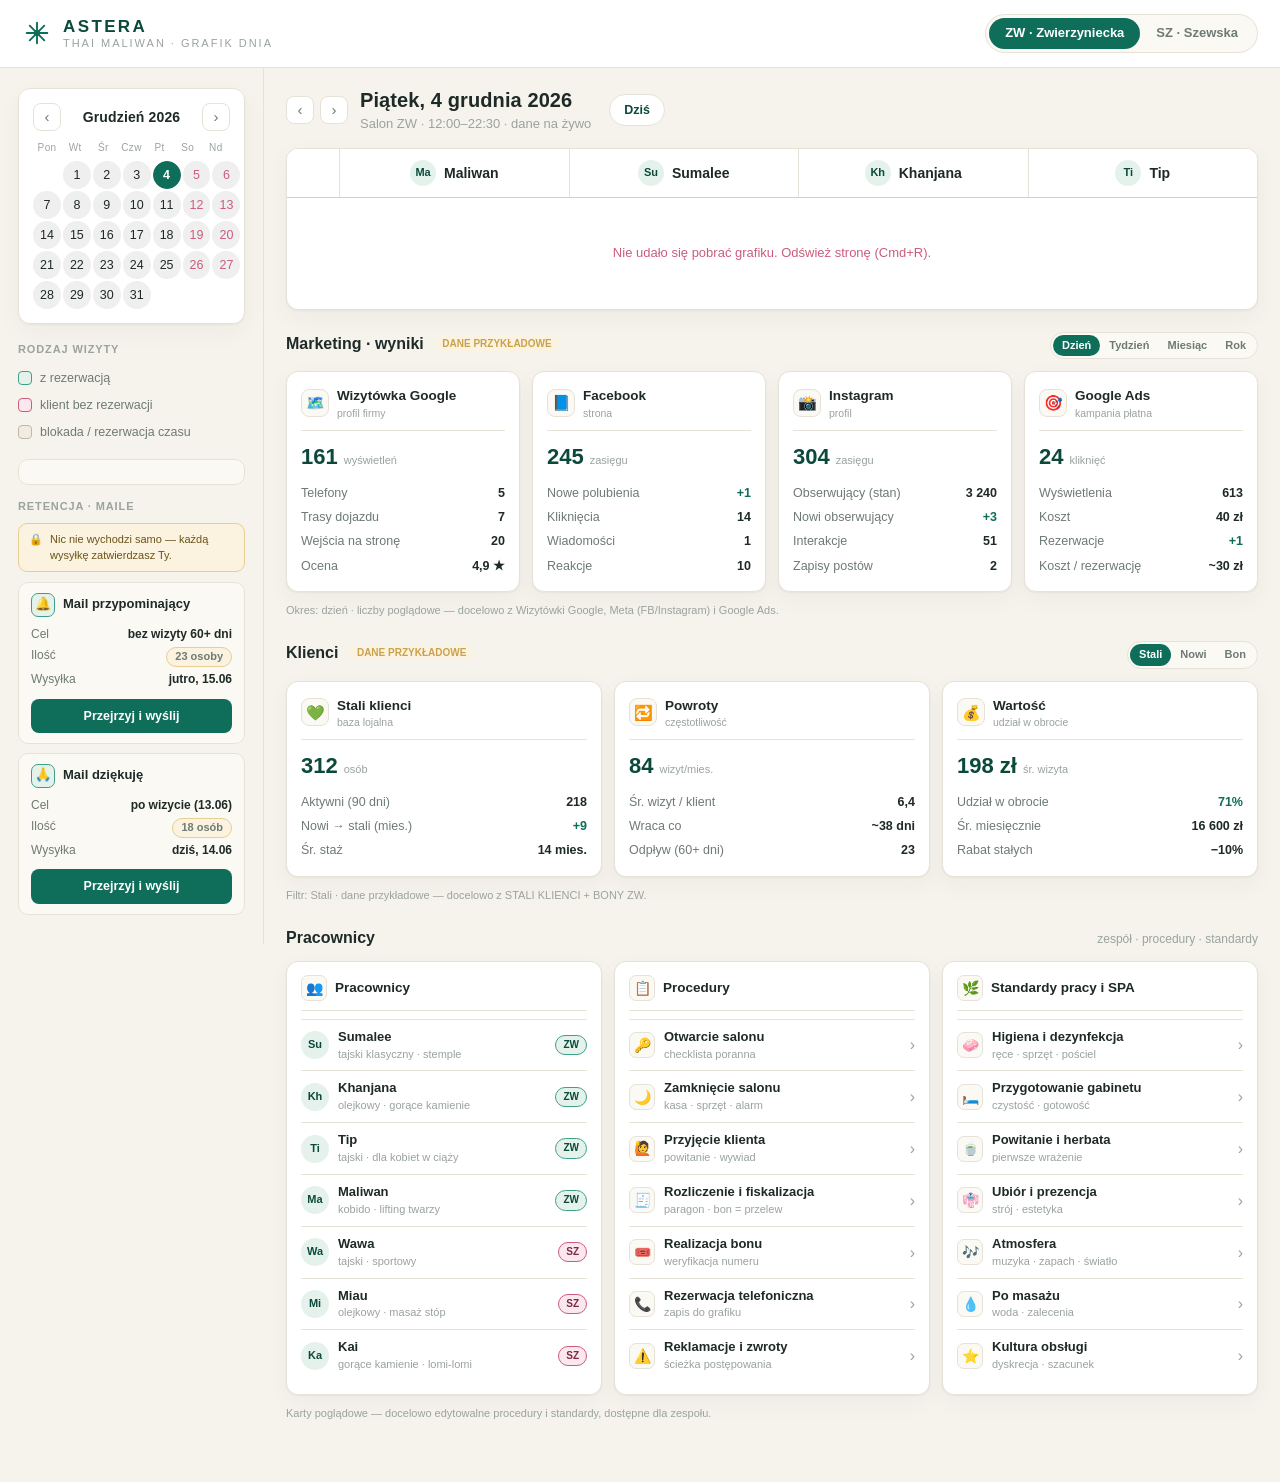
<file: grafik.html>
<!DOCTYPE html>
<html lang="pl">
<head>
<meta charset="utf-8">
<meta name="viewport" content="width=device-width, initial-scale=1">
<title>AsterA · Grafik dnia — Thai Maliwan</title>
<style>
  :root{
    --bg:#F6F3EC;
    --surface:#FFFFFF;
    --surface-2:#FBF9F4;
    --ink:#1E2A27;
    --muted:#6E7A74;
    --faint:#9AA39D;
    --line:#E7E2D7;
    --line-strong:#D7D0C2;
    --jade:#0E6E59;
    --jade-deep:#0B4A3B;
    --rez-bg:#E5F2EC; --rez-tx:#0B4A3B; --rez-edge:#3FA088;
    --walk-bg:#FBE8EE; --walk-tx:#7A2942; --walk-edge:#CC5C7C;
    --blok-bg:#F0ECE3; --blok-tx:#5A5247; --blok-edge:#C3B6A0;
    --czas-bg:#EAF0FB; --czas-tx:#26406E; --czas-edge:#5C7FCC;
    --urlop-bg:#FBE8EE; --urlop-tx:#7A2942; --urlop-edge:#CC5C7C;
    --szkol-bg:#EFEAF7; --szkol-tx:#4A3A6E; --szkol-edge:#9B82C7;
    --admin-bg:#FBF3E2; --admin-tx:#6E5520; --admin-edge:#C9A24B;
    --radius:12px;
    --shadow:0 1px 2px rgba(30,42,39,.05), 0 8px 24px rgba(30,42,39,.04);
  }
  *{box-sizing:border-box}
  html,body{margin:0;padding:0}
  body{
    background:var(--bg);
    color:var(--ink);
    font-family:-apple-system,BlinkMacSystemFont,"Segoe UI",Roboto,Helvetica,Arial,sans-serif;
    font-size:14px;
    line-height:1.45;
    -webkit-font-smoothing:antialiased;
  }
  .topbar{
    display:flex;align-items:center;justify-content:space-between;
    padding:14px 22px;background:var(--surface);border-bottom:1px solid var(--line);
    position:sticky;top:0;z-index:20;
  }
  .brand{display:flex;align-items:center;gap:11px}
  .mark{width:30px;height:30px;flex:0 0 30px}
  .wordmark{display:flex;flex-direction:column;line-height:1.1}
  .wordmark b{font-size:17px;font-weight:700;letter-spacing:.14em;color:var(--jade-deep)}
  .wordmark span{font-size:11px;letter-spacing:.18em;text-transform:uppercase;color:var(--faint)}
  .salon-switch{display:flex;background:var(--surface-2);border:1px solid var(--line);border-radius:999px;padding:3px}
  .salon-switch button{
    border:0;background:transparent;color:var(--muted);font:inherit;font-size:13px;font-weight:600;
    padding:6px 16px;border-radius:999px;cursor:pointer;transition:background .15s,color .15s;
  }
  .salon-switch button.on{background:var(--jade);color:#fff}
  .salon-switch button:focus-visible{outline:2px solid var(--jade);outline-offset:2px}

  .layout{display:grid;grid-template-columns:264px 1fr;gap:0;align-items:start}
  .rail{padding:20px 18px;border-right:1px solid var(--line);position:sticky;top:59px;align-self:start}

  .cal{background:var(--surface);border:1px solid var(--line);border-radius:var(--radius);padding:14px;box-shadow:var(--shadow)}
  .cal-head{display:flex;align-items:center;justify-content:space-between;margin-bottom:10px}
  .cal-head .m{font-size:14px;font-weight:700;letter-spacing:.01em}
  .nav-btn{
    width:28px;height:28px;border:1px solid var(--line);background:var(--surface);border-radius:8px;
    cursor:pointer;color:var(--muted);font-size:15px;display:flex;align-items:center;justify-content:center;transition:background .15s
  }
  .nav-btn:hover{background:var(--surface-2)}
  .nav-btn:focus-visible{outline:2px solid var(--jade);outline-offset:2px}
  .dow{display:grid;grid-template-columns:repeat(7,1fr);text-align:center;font-size:10px;letter-spacing:.04em;color:var(--faint);margin-bottom:6px}
  .days{display:grid;grid-template-columns:repeat(7,1fr);gap:2px}
  .day{
    aspect-ratio:1/1;display:flex;align-items:center;justify-content:center;
    font-size:12.5px;border-radius:50%;cursor:pointer;color:var(--ink);border:1px solid transparent;transition:background .12s
  }
  .day.mute{color:var(--faint)}
  .day.we{color:var(--walk-edge)}
  .day:hover{background:var(--surface-2)}
  .day.today{border-color:var(--jade)}
  .day.sel{background:var(--jade);color:#fff;font-weight:700}
  .day.sel.we{color:#fff}
  .day:focus-visible{outline:2px solid var(--jade);outline-offset:1px}

  .legend{margin-top:18px;display:flex;flex-direction:column;gap:9px}
  .legend h4{margin:0 0 2px;font-size:11px;letter-spacing:.08em;text-transform:uppercase;color:var(--faint);font-weight:700}
  .lg{display:flex;align-items:center;gap:8px;font-size:12.5px;color:var(--muted)}
  .sw{width:14px;height:14px;border-radius:4px;flex:0 0 14px}

  .summary{margin-top:18px;background:var(--surface-2);border:1px solid var(--line);border-radius:10px;padding:12px 13px}
  .summary .row{display:flex;justify-content:space-between;font-size:13px;padding:3px 0}
  .summary .row span:first-child{color:var(--muted)}
  .summary .row b{font-weight:700}

  .wynik{margin-top:14px}
  .wynik .wcard{background:var(--surface-2);border:1px solid var(--line);border-radius:10px;padding:12px 13px}
  .wynik h4{margin:0 0 9px;font-size:11px;letter-spacing:.08em;text-transform:uppercase;color:var(--faint);font-weight:700}
  .wynik .big{display:flex;justify-content:space-between;align-items:baseline;margin-bottom:6px}
  .wynik .big .l{font-size:12px;color:var(--muted)}
  .wynik .big .v{font-size:20px;font-weight:800;color:var(--jade-deep)}
  .wynik .mini{display:flex;justify-content:space-between;font-size:12px;color:var(--muted);padding:2px 0 6px}
  .wynik .mini b{color:var(--ink);font-weight:700}
  .wynik .pay{display:flex;align-items:center;gap:8px;margin-top:8px}
  .wynik .pico{width:22px;height:22px;flex:0 0 22px;border-radius:6px;display:flex;align-items:center;justify-content:center;font-size:12px;background:var(--surface);border:1px solid var(--line)}
  .wynik .pb{flex:1;min-width:0}
  .wynik .pr{display:flex;justify-content:space-between;font-size:12px}
  .wynik .pr .pl{font-weight:600}
  .wynik .pr .pl small{color:var(--faint);font-weight:500;margin-left:3px}
  .wynik .pr .pa{font-weight:700}
  .wynik .bar{height:5px;border-radius:99px;background:var(--surface);margin-top:3px;overflow:hidden}
  .wynik .bar > i{display:block;height:100%;border-radius:99px}
  .wynik .sub{margin-top:9px;border-top:1px dashed var(--line);padding-top:8px;font-size:11.5px;color:var(--faint);line-height:1.5}

  .reten{margin-top:14px}
  .reten > h4{margin:0 0 8px;font-size:11px;letter-spacing:.08em;text-transform:uppercase;color:var(--faint);font-weight:700}
  .reten .guard{display:flex;gap:7px;align-items:flex-start;background:#FBF3DF;border:1px solid #E6CF94;color:#6B5318;border-radius:9px;padding:8px 10px;font-size:11px;line-height:1.4;margin-bottom:10px}
  .reten .rcard{background:var(--surface-2);border:1px solid var(--line);border-radius:10px;padding:10px 12px;margin-bottom:9px}
  .reten .rh{display:flex;align-items:center;gap:8px;margin-bottom:7px}
  .reten .rh .ic{width:24px;height:24px;flex:0 0 24px;border-radius:7px;display:flex;align-items:center;justify-content:center;font-size:13px;background:var(--rez-bg);border:1px solid var(--rez-edge)}
  .reten .rh b{font-size:13px;font-weight:700}
  .reten .rr{display:flex;justify-content:space-between;gap:8px;font-size:12px;padding:2px 0}
  .reten .rr span{color:var(--muted)}
  .reten .rr b{font-weight:600;text-align:right}
  .reten .pill{display:inline-block;background:#FBF3DF;border:1px solid #E6CF94;color:#6B5318;border-radius:999px;padding:1px 8px;font-size:11px;font-weight:700}
  .reten .send{width:100%;margin-top:8px;border:0;background:var(--jade);color:#fff;font:inherit;font-size:12.5px;font-weight:700;padding:8px 0;border-radius:8px;cursor:pointer;transition:background .15s}
  .reten .send:hover{background:var(--jade-deep)}
  .reten .send:disabled{opacity:.55;cursor:default}

  .main{padding:18px 22px 60px}
  .day-head{display:flex;align-items:center;gap:12px;margin-bottom:14px}
  .day-head .arrows{display:flex;gap:6px}
  .day-title{font-size:20px;font-weight:700;letter-spacing:.005em;text-transform:lowercase}
  .day-title::first-letter{text-transform:uppercase}
  .day-sub{font-size:13px;color:var(--faint)}
  .today-btn{
    margin-left:6px;border:1px solid var(--line);background:var(--surface);border-radius:999px;
    font:inherit;font-size:12.5px;font-weight:600;color:var(--jade-deep);padding:6px 14px;cursor:pointer
  }
  .today-btn:hover{background:var(--surface-2)}
  .today-btn:focus-visible{outline:2px solid var(--jade);outline-offset:2px}

  .board{background:var(--surface);border:1px solid var(--line);border-radius:var(--radius);overflow:hidden;box-shadow:var(--shadow)}

  .market{margin-top:22px}
  .market-head{display:flex;align-items:baseline;justify-content:space-between;margin-bottom:12px;gap:10px}
  .market-head h3{margin:0;font-size:16px;font-weight:700}
  .market-head .per{font-size:12px;color:var(--faint)}
  .mgrid{display:grid;grid-template-columns:repeat(4,1fr);gap:12px}
  .mcard{background:var(--surface);border:1px solid var(--line);border-radius:12px;padding:13px 14px;box-shadow:var(--shadow)}
  .mcard .mc-h{display:flex;align-items:center;gap:8px;margin-bottom:10px;padding-bottom:9px;border-bottom:1px solid var(--line)}
  .mcard .mc-ic{width:28px;height:28px;flex:0 0 28px;border-radius:8px;display:flex;align-items:center;justify-content:center;font-size:15px;background:var(--surface-2);border:1px solid var(--line)}
  .mcard .mc-h b{font-size:13.5px;font-weight:700}
  .mcard .mc-h small{display:block;font-size:10.5px;color:var(--faint);font-weight:500}
  .mrow{display:flex;justify-content:space-between;gap:8px;font-size:12.5px;padding:3px 0}
  .mrow span{color:var(--muted)}
  .mrow b{font-weight:700}
  .mrow b.up{color:var(--jade)}
  .mcard .hero{display:flex;align-items:baseline;gap:6px;margin:2px 0 8px}
  .mcard .hero .v{font-size:22px;font-weight:800;color:var(--jade-deep)}
  .mcard .hero .u{font-size:11px;color:var(--faint)}
  .mnote{margin-top:11px;font-size:11px;color:var(--faint)}

  .perswitch{display:inline-flex;background:var(--surface-2);border:1px solid var(--line);border-radius:999px;padding:2px;flex-wrap:wrap}
  .perswitch button{border:0;background:transparent;color:var(--muted);font:inherit;font-size:11px;font-weight:600;padding:3px 9px;border-radius:999px;cursor:pointer;transition:background .15s,color .15s}
  .perswitch button.on{background:var(--jade);color:#fff}
  .perswitch button:focus-visible{outline:2px solid var(--jade);outline-offset:1px}
  .wynik .whead{margin-bottom:9px}
  .wynik .whead h4{margin:0 0 7px}

  .clients{margin-top:22px}
  .cgrid{display:grid;grid-template-columns:repeat(3,1fr);gap:12px}
  @media (max-width:1080px){.cgrid{grid-template-columns:repeat(2,1fr)}}
  @media (max-width:560px){.cgrid{grid-template-columns:1fr}}

  .team{margin-top:22px}
  .tgrid{display:grid;grid-template-columns:repeat(3,1fr);gap:12px}
  .tcard{background:var(--surface);border:1px solid var(--line);border-radius:12px;padding:13px 14px;box-shadow:var(--shadow)}
  .tcard .th{display:flex;align-items:center;gap:8px;margin-bottom:8px;padding-bottom:9px;border-bottom:1px solid var(--line)}
  .tcard .th .ic{width:26px;height:26px;flex:0 0 26px;border-radius:7px;display:flex;align-items:center;justify-content:center;font-size:14px;background:var(--surface-2);border:1px solid var(--line)}
  .tcard .th b{font-size:13.5px;font-weight:700}
  .titem{display:flex;align-items:center;gap:9px;padding:8px 0;border-top:1px solid var(--line)}
  .titem:first-of-type{border-top:0}
  .titem .tav{width:28px;height:28px;flex:0 0 28px;border-radius:50%;background:var(--rez-bg);color:var(--jade-deep);display:flex;align-items:center;justify-content:center;font-size:11px;font-weight:700}
  .titem .tic{width:26px;height:26px;flex:0 0 26px;border-radius:7px;display:flex;align-items:center;justify-content:center;font-size:14px;background:var(--surface-2);border:1px solid var(--line)}
  .titem .tt2{flex:1;min-width:0}
  .titem .tt2 b{font-size:13px;font-weight:600;display:block;white-space:nowrap;overflow:hidden;text-overflow:ellipsis}
  .titem .tt2 small{font-size:11px;color:var(--faint);display:block;white-space:nowrap;overflow:hidden;text-overflow:ellipsis}
  .chip{font-size:10px;font-weight:700;padding:2px 7px;border-radius:999px;border:1px solid var(--line)}
  .chip.zw{background:var(--rez-bg);color:var(--jade-deep);border-color:var(--rez-edge)}
  .chip.sz{background:var(--walk-bg);color:var(--walk-tx);border-color:var(--walk-edge)}
  .chev{color:var(--faint);font-size:16px;flex:0 0 auto}
  @media (max-width:900px){.tgrid{grid-template-columns:1fr}}
  @media (max-width:1080px){.mgrid{grid-template-columns:repeat(2,1fr)}}
  @media (max-width:560px){.mgrid{grid-template-columns:1fr}}

  .head-row{display:grid;border-bottom:1px solid var(--line-strong);background:var(--surface)}
  .head-cell{padding:11px 8px;text-align:center;border-left:1px solid var(--line)}
  .head-cell:first-child{border-left:0}
  .th-name{display:inline-flex;align-items:center;gap:8px}
  .av{width:26px;height:26px;border-radius:50%;background:var(--rez-bg);color:var(--jade-deep);display:inline-flex;align-items:center;justify-content:center;font-size:11px;font-weight:700}
  .th-name b{font-size:14px;font-weight:700}
  .th-name small{display:block;font-size:11px;color:var(--faint);font-weight:500;text-align:left}

  .grid-row{display:grid;position:relative}
  .axis{position:relative;border-right:1px solid var(--line)}
  .axis .hr{position:absolute;right:7px;font-size:11px;color:var(--faint)}
  .col{position:relative;border-left:1px solid var(--line)}
  .col:first-child{border-left:0}
  .hline{position:absolute;left:0;right:0;border-top:1px solid var(--line)}
  .hline.half{border-top:1px dashed var(--surface-2)}
  .now{position:absolute;left:0;right:0;height:0;border-top:2px solid #D64545;z-index:6}
  .now::before{content:"";position:absolute;left:-4px;top:-5px;width:8px;height:8px;border-radius:50%;background:#D64545}
  .now-lbl{position:absolute;font-size:10px;font-weight:700;color:#D64545;background:var(--surface);padding:0 3px;transform:translateY(-50%)}

  .appt{
    position:absolute;left:4px;right:4px;border-radius:8px;padding:4px 7px;overflow:hidden;
    border-left:3px solid var(--rez-edge);cursor:default;transition:transform .12s, box-shadow .12s;
  }
  .appt:hover{transform:translateY(-1px);box-shadow:0 4px 12px rgba(30,42,39,.12)}
  .appt .t{font-size:11px;font-weight:700;opacity:.85}
  .appt .n{font-size:12.5px;font-weight:700;white-space:nowrap;overflow:hidden;text-overflow:ellipsis}
  .appt .s{font-size:11px;opacity:.8;white-space:nowrap;overflow:hidden;text-overflow:ellipsis}
  .appt.rez{background:var(--rez-bg);color:var(--rez-tx);border-left-color:var(--rez-edge)}
  .appt.walk{background:var(--walk-bg);color:var(--walk-tx);border-left-color:var(--walk-edge)}
  .appt.blok{background:var(--blok-bg);color:var(--blok-tx);border-left-color:var(--blok-edge)}
  .appt.rezerwacja{background:var(--rez-bg);color:var(--rez-tx);border-left-color:var(--rez-edge)}
  .appt.rezerwacja_czasu{background:var(--czas-bg);color:var(--czas-tx);border-left-color:var(--czas-edge)}
  .appt.blokada{background:var(--blok-bg);color:var(--blok-tx);border-left-color:var(--blok-edge)}
  .appt.urlop{background:var(--urlop-bg);color:var(--urlop-tx);border-left-color:var(--urlop-edge)}
  .appt.szkolenie{background:var(--szkol-bg);color:var(--szkol-tx);border-left-color:var(--szkol-edge)}
  .appt.admin{background:var(--admin-bg);color:var(--admin-tx);border-left-color:var(--admin-edge)}
  .appt.calodn{text-align:center;display:flex;flex-direction:column;justify-content:center}

  .empty{position:absolute;inset:0;display:flex;align-items:center;justify-content:center;color:var(--faint);font-size:12px}

  @media (max-width:820px){
    .layout{grid-template-columns:1fr}
    .rail{position:static;border-right:0;border-bottom:1px solid var(--line)}
  }
  @media (prefers-reduced-motion:reduce){*{transition:none!important}}
</style>
</head>
<body>
  <div class="topbar">
    <div class="brand">
      <svg class="mark" viewBox="0 0 32 32" aria-hidden="true">
        <g fill="none" stroke="#0E6E59" stroke-width="2" stroke-linecap="round">
          <path d="M16 5 L16 27 M5 16 L27 16 M8.2 8.2 L23.8 23.8 M23.8 8.2 L8.2 23.8"/>
        </g>
        <circle cx="16" cy="16" r="3.4" fill="#0E6E59"/>
      </svg>
      <div class="wordmark"><b>ASTERA</b><span>Thai Maliwan · grafik dnia</span></div>
    </div>
    <div class="salon-switch" id="salonSwitch" role="group" aria-label="Salon">
      <button data-s="ZW" class="on">ZW · Zwierzyniecka</button>
      <button data-s="SZ">SZ · Szewska</button>
    </div>
  </div>

  <div class="layout">
    <aside class="rail">
      <div class="cal">
        <div class="cal-head">
          <button class="nav-btn" id="prevM" aria-label="Poprzedni miesiąc">‹</button>
          <span class="m" id="calMonth">Czerwiec 2026</span>
          <button class="nav-btn" id="nextM" aria-label="Następny miesiąc">›</button>
        </div>
        <div class="dow"><span>Pon</span><span>Wt</span><span>Śr</span><span>Czw</span><span>Pt</span><span>So</span><span>Nd</span></div>
        <div class="days" id="days"></div>
      </div>

      <div class="legend">
        <h4>Rodzaj wizyty</h4>
        <div class="lg"><span class="sw" style="background:var(--rez-bg);border:1px solid var(--rez-edge)"></span>z rezerwacją</div>
        <div class="lg"><span class="sw" style="background:var(--walk-bg);border:1px solid var(--walk-edge)"></span>klient bez rezerwacji</div>
        <div class="lg"><span class="sw" style="background:var(--blok-bg);border:1px solid var(--blok-edge)"></span>blokada / rezerwacja czasu</div>
      </div>

      <div class="summary" id="summary"></div>
      <div class="wynik" id="wynik"></div>

      <div class="reten">
        <h4>Retencja · maile</h4>
        <div class="guard"><span>🔒</span><div>Nic nie wychodzi samo — każdą wysyłkę zatwierdzasz Ty.</div></div>

        <div class="rcard">
          <div class="rh"><span class="ic">🔔</span><b>Mail przypominający</b></div>
          <div class="rr"><span>Cel</span><b>bez wizyty 60+ dni</b></div>
          <div class="rr"><span>Ilość</span><b><span class="pill">23 osoby</span></b></div>
          <div class="rr"><span>Wysyłka</span><b>jutro, 15.06</b></div>
          <button class="send" data-send="1">Przejrzyj i wyślij</button>
        </div>

        <div class="rcard">
          <div class="rh"><span class="ic">🙏</span><b>Mail dziękuję</b></div>
          <div class="rr"><span>Cel</span><b>po wizycie (13.06)</b></div>
          <div class="rr"><span>Ilość</span><b><span class="pill">18 osób</span></b></div>
          <div class="rr"><span>Wysyłka</span><b>dziś, 14.06</b></div>
          <button class="send" data-send="2">Przejrzyj i wyślij</button>
        </div>
      </div>
    </aside>

    <main class="main">
      <div class="day-head">
        <div class="arrows">
          <button class="nav-btn" id="prevD" aria-label="Poprzedni dzień">‹</button>
          <button class="nav-btn" id="nextD" aria-label="Następny dzień">›</button>
        </div>
        <div>
          <div class="day-title" id="dayTitle">niedziela, 14 czerwca 2026</div>
          <div class="day-sub" id="daySub">Salon ZW · 12:00–22:30</div>
        </div>
        <button class="today-btn" id="todayBtn">Dziś</button>
      </div>

      <div class="board">
        <div class="head-row" id="headRow"></div>
        <div class="grid-row" id="gridRow"></div>
      </div>

      <section class="market">
        <div class="market-head"><h3>Marketing · wyniki <span style="font-size:10px;font-weight:600;color:#C9A24B;background:#FBF3E2;padding:2px 8px;border-radius:999px;vertical-align:middle;margin-left:6px">DANE PRZYKŁADOWE</span></h3><div id="marketPer"></div></div>
        <div class="mgrid" id="mgrid"></div>
        <div class="mnote" id="mnote"></div>
      </section>

      <section class="clients">
        <div class="market-head"><h3>Klienci <span style="font-size:10px;font-weight:600;color:#C9A24B;background:#FBF3E2;padding:2px 8px;border-radius:999px;vertical-align:middle;margin-left:6px">DANE PRZYKŁADOWE</span></h3><div id="cliFilter"></div></div>
        <div class="cgrid" id="cgrid"></div>
        <div class="mnote" id="cnote"></div>
      </section>

      <section class="team">
        <div class="market-head"><h3>Pracownicy</h3><span class="per">zespół · procedury · standardy</span></div>
        <div class="tgrid">

          <div class="tcard">
            <div class="th"><span class="ic">👥</span><b>Pracownicy</b></div>
            <div class="titem"><span class="tav">Su</span><span class="tt2"><b>Sumalee</b><small>tajski klasyczny · stemple</small></span><span class="chip zw">ZW</span></div>
            <div class="titem"><span class="tav">Kh</span><span class="tt2"><b>Khanjana</b><small>olejkowy · gorące kamienie</small></span><span class="chip zw">ZW</span></div>
            <div class="titem"><span class="tav">Ti</span><span class="tt2"><b>Tip</b><small>tajski · dla kobiet w ciąży</small></span><span class="chip zw">ZW</span></div>
            <div class="titem"><span class="tav">Ma</span><span class="tt2"><b>Maliwan</b><small>kobido · lifting twarzy</small></span><span class="chip zw">ZW</span></div>
            <div class="titem"><span class="tav">Wa</span><span class="tt2"><b>Wawa</b><small>tajski · sportowy</small></span><span class="chip sz">SZ</span></div>
            <div class="titem"><span class="tav">Mi</span><span class="tt2"><b>Miau</b><small>olejkowy · masaż stóp</small></span><span class="chip sz">SZ</span></div>
            <div class="titem"><span class="tav">Ka</span><span class="tt2"><b>Kai</b><small>gorące kamienie · lomi-lomi</small></span><span class="chip sz">SZ</span></div>
          </div>

          <div class="tcard">
            <div class="th"><span class="ic">📋</span><b>Procedury</b></div>
            <div class="titem"><span class="tic">🔑</span><span class="tt2"><b>Otwarcie salonu</b><small>checklista poranna</small></span><span class="chev">›</span></div>
            <div class="titem"><span class="tic">🌙</span><span class="tt2"><b>Zamknięcie salonu</b><small>kasa · sprzęt · alarm</small></span><span class="chev">›</span></div>
            <div class="titem"><span class="tic">🙋</span><span class="tt2"><b>Przyjęcie klienta</b><small>powitanie · wywiad</small></span><span class="chev">›</span></div>
            <div class="titem"><span class="tic">🧾</span><span class="tt2"><b>Rozliczenie i fiskalizacja</b><small>paragon · bon = przelew</small></span><span class="chev">›</span></div>
            <div class="titem"><span class="tic">🎟️</span><span class="tt2"><b>Realizacja bonu</b><small>weryfikacja numeru</small></span><span class="chev">›</span></div>
            <div class="titem"><span class="tic">📞</span><span class="tt2"><b>Rezerwacja telefoniczna</b><small>zapis do grafiku</small></span><span class="chev">›</span></div>
            <div class="titem"><span class="tic">⚠️</span><span class="tt2"><b>Reklamacje i zwroty</b><small>ścieżka postępowania</small></span><span class="chev">›</span></div>
          </div>

          <div class="tcard">
            <div class="th"><span class="ic">🌿</span><b>Standardy pracy i SPA</b></div>
            <div class="titem"><span class="tic">🧼</span><span class="tt2"><b>Higiena i dezynfekcja</b><small>ręce · sprzęt · pościel</small></span><span class="chev">›</span></div>
            <div class="titem"><span class="tic">🛏️</span><span class="tt2"><b>Przygotowanie gabinetu</b><small>czystość · gotowość</small></span><span class="chev">›</span></div>
            <div class="titem"><span class="tic">🍵</span><span class="tt2"><b>Powitanie i herbata</b><small>pierwsze wrażenie</small></span><span class="chev">›</span></div>
            <div class="titem"><span class="tic">👘</span><span class="tt2"><b>Ubiór i prezencja</b><small>strój · estetyka</small></span><span class="chev">›</span></div>
            <div class="titem"><span class="tic">🎶</span><span class="tt2"><b>Atmosfera</b><small>muzyka · zapach · światło</small></span><span class="chev">›</span></div>
            <div class="titem"><span class="tic">💧</span><span class="tt2"><b>Po masażu</b><small>woda · zalecenia</small></span><span class="chev">›</span></div>
            <div class="titem"><span class="tic">⭐</span><span class="tt2"><b>Kultura obsługi</b><small>dyskrecja · szacunek</small></span><span class="chev">›</span></div>
          </div>

        </div>
        <div class="mnote">Karty poglądowe — docelowo edytowalne procedury i standardy, dostępne dla zespołu.</div>
      </section>
    </main>
  </div>

<script>
(function(){
  "use strict";
  var START=720, END=1350, PPM=1.0, H=(END-START)*PPM;
  var MIES=['stycznia','lutego','marca','kwietnia','maja','czerwca','lipca','sierpnia','września','października','listopada','grudnia'];
  var MIESN=['Styczeń','Luty','Marzec','Kwiecień','Maj','Czerwiec','Lipiec','Sierpień','Wrzesień','Październik','Listopad','Grudzień'];
  var DNI=['niedziela','poniedziałek','wtorek','środa','czwartek','piątek','sobota'];
  var ZW=['Maliwan','Sumalee','Khanjana','Tip'];
  var SZ=['Wawa','Miau','Kai'];
  var POOL=['Anna Nowak','Piotr Kowalski','Marta Lis','Jan Wójcik','Ewa Zięba','Tomasz Mak','Hanna Mróz','Bartek Lew','Iga Sosna','Dawid Pohl','Lena Bąk','Adam Cześ','Ola Brzuzy','Maja Korc'];
  var MAS=['Tajski Klasyczny','Olejkowy','Masaż Stóp','Gorące Kamienie','Sportowy','Kobido','Stemplami Ziołowymi'];
  var SLOTY=[['12:00','13:00'],['13:30','14:30'],['15:00','16:30'],['17:00','18:00'],['18:30','20:00'],['20:00','21:00']];

  var REAL={};
  REAL['2026-5-14|ZW']=[
    {ti:0,s:'12:00',e:'13:00',kto:'Bianka Klich',ma:'Tajski Klasyczny',typ:'rez'},
    {ti:0,s:'13:35',e:'14:35',kto:'Klient bez rezerwacji',ma:'Olejkowy',typ:'walk'},
    {ti:0,s:'15:30',e:'17:00',kto:'Klient bez rezerwacji',ma:'Tajski Klasyczny',typ:'walk'},
    {ti:0,s:'17:10',e:'18:40',kto:'Krzysztof Wąż',ma:'Tajski Klasyczny',typ:'rez'},
    {ti:0,s:'19:15',e:'20:15',kto:'Rezerwacja czasu',ma:'para 1h thai',typ:'blok'},
    {ti:0,s:'20:15',e:'21:15',kto:'Marlena Duda',ma:'Tajski Klasyczny',typ:'rez'},
    {ti:1,s:'12:00',e:'13:00',kto:'Bianka Klich',ma:'Tajski Klasyczny',typ:'rez'},
    {ti:1,s:'13:35',e:'14:35',kto:'Klient bez rezerwacji',ma:'Masaż Stóp',typ:'walk'},
    {ti:1,s:'15:15',e:'16:45',kto:'Christiane Müller',ma:'Olejkowy',typ:'rez'},
    {ti:1,s:'17:00',e:'18:00',kto:'Klient bez rezerwacji',ma:'Olejkowy',typ:'walk'},
    {ti:1,s:'18:00',e:'19:00',kto:'Klient bez rezerwacji',ma:'Olejkowy',typ:'walk'},
    {ti:1,s:'19:15',e:'20:15',kto:'Rezerwacja czasu',ma:'2 osoby',typ:'blok'},
    {ti:1,s:'20:15',e:'21:15',kto:'Marlena Duda',ma:'Tajski Klasyczny',typ:'rez'},
    {ti:2,s:'12:00',e:'13:30',kto:'Rezerwacja czasu',ma:'Book Kan Sport',typ:'blok'},
    {ti:2,s:'13:35',e:'14:35',kto:'Klient bez rezerwacji',ma:'Olejkowy',typ:'walk'},
    {ti:2,s:'15:15',e:'16:45',kto:'Cornelia Schepanski',ma:'Olejkowy',typ:'rez'},
    {ti:2,s:'17:00',e:'18:00',kto:'Anna Wajman',ma:'Olejkowy',typ:'rez'},
    {ti:2,s:'18:00',e:'19:00',kto:'Klient bez rezerwacji',ma:'Olejkowy',typ:'walk'},
    {ti:3,s:'12:00',e:'13:30',kto:'Ola Brzuzy',ma:'Tajski Klasyczny',typ:'rez'},
    {ti:3,s:'14:00',e:'15:30',kto:'Maciej N.',ma:'Olejkowy',typ:'rez'},
    {ti:3,s:'18:15',e:'19:45',kto:'Kaja Kupiec',ma:'Olejkowy',typ:'rez'},
    {ti:3,s:'20:00',e:'21:30',kto:'Anna Małecka',ma:'Tajski Klasyczny',typ:'rez'}
  ];

  function m2(x){var p=x.split(':');return parseInt(p[0],10)*60+parseInt(p[1],10);}
  function hash(str){var h=2166136261;for(var i=0;i<str.length;i++){h^=str.charCodeAt(i);h=Math.imul(h,16777619);}return (h>>>0);}
  function therapists(s){return s==='SZ'?SZ:ZW;}

  function genDay(y,mo,d,salon){
    var k=y+'-'+mo+'-'+d+'|'+salon;
    if(REAL[k]) return REAL[k];
    var ther=therapists(salon), out=[];
    for(var ti=0;ti<ther.length;ti++){
      for(var i=0;i<SLOTY.length;i++){
        var hsh=hash(k+'-'+ti+'-'+i);
        if(hsh%10<6){
          var typ=(hsh%9===0)?'walk':((hsh%17===0)?'blok':'rez');
          var kto=(typ==='walk')?'Klient bez rezerwacji':((typ==='blok')?'Rezerwacja czasu':POOL[hsh%POOL.length]);
          var ma=MAS[(hsh>>3)%MAS.length];
          out.push({ti:ti,s:SLOTY[i][0],e:SLOTY[i][1],kto:kto,ma:(typ==='blok'?'blokada':ma),typ:typ});
        }
      }
    }
    return out;
  }

  var _now=new Date();
  var TODAY={y:_now.getFullYear(),mo:_now.getMonth(),d:_now.getDate()};
  var state={y:TODAY.y,mo:TODAY.mo,d:TODAY.d,salon:'ZW', calY:TODAY.y, calMo:TODAY.mo, period:'d', cli:'stali'};

  // --- okres: Dzień / Tydzień / Miesiąc / Rok ---
  // wfac = mnożnik dla Wyniku (dni robocze); mfac = mnożnik dla Marketingu (baza = miesiąc)
  var PERIODS=[
    {k:'d',lbl:'Dzień',s:'Dzień',wfac:1,mfac:1/30,pl:'dzień'},
    {k:'t',lbl:'Tydzień',s:'Tydz.',wfac:6,mfac:1/4.3,pl:'tydzień'},
    {k:'m',lbl:'Miesiąc',s:'Mies.',wfac:26,mfac:1,pl:'miesiąc'},
    {k:'r',lbl:'Rok',s:'Rok',wfac:312,mfac:12,pl:'rok'}
  ];
  function curPer(){for(var i=0;i<PERIODS.length;i++){if(PERIODS[i].k===state.period)return PERIODS[i];}return PERIODS[0];}
  function perSwitch(compact){
    var h='<div class="perswitch" role="group" aria-label="Okres">';
    PERIODS.forEach(function(p){
      h+='<button data-per="'+p.k+'"'+(p.k===state.period?' class="on"':'')+'>'+(compact?p.s:p.lbl)+'</button>';
    });
    return h+'</div>';
  }
  function attachPer(root){
    if(!root) return;
    Array.prototype.forEach.call(root.querySelectorAll('[data-per]'),function(b){
      b.addEventListener('click',function(){ setPeriod(this.getAttribute('data-per')); });
    });
  }
  function setPeriod(k){ state.period=k; renderDay(); renderMarket(); }

  // baza marketingowa = wartości MIESIĘCZNE (skalowane wg okresu)
  var MKT=[
    {ic:'🗺️',name:'Wizytówka Google',sub:'profil firmy',hero:{v:4820,u:'wyświetleń'},rows:[
      {l:'Telefony',v:138},{l:'Trasy dojazdu',v:209},{l:'Wejścia na stronę',v:612},{l:'Ocena',fix:'4,9 ★'}]},
    {ic:'📘',name:'Facebook',sub:'strona',hero:{v:7350,u:'zasięgu'},rows:[
      {l:'Nowe polubienia',v:24,up:true},{l:'Kliknięcia',v:410},{l:'Wiadomości',v:32},{l:'Reakcje',v:286}]},
    {ic:'📸',name:'Instagram',sub:'profil',hero:{v:9120,u:'zasięgu'},rows:[
      {l:'Obserwujący (stan)',fix:'3 240'},{l:'Nowi obserwujący',v:86,up:true},{l:'Interakcje',v:1540},{l:'Zapisy postów',v:74}]},
    {ic:'🎯',name:'Google Ads',sub:'kampania płatna',hero:{v:720,u:'kliknięć'},rows:[
      {l:'Wyświetlenia',v:18400},{l:'Koszt',v:1240,zl:true},{l:'Rezerwacje',v:41,up:true},{l:'Koszt / rezerwację',fix:'~30 zł'}]}
  ];
  function nf(n){return Math.round(n).toLocaleString('pl-PL');}

  function renderMarket(){
    var per=curPer(), f=per.mfac;
    function sc(v,zl){var x=v*f; if(zl){x=Math.max(0,Math.round(x/10)*10); return nf(x)+' zł';} return nf(Math.max(0,x));}
    var html='';
    MKT.forEach(function(c){
      html+='<div class="mcard"><div class="mc-h"><span class="mc-ic">'+c.ic+'</span>'
        +'<span><b>'+c.name+'</b><small>'+c.sub+'</small></span></div>'
        +'<div class="hero"><span class="v">'+sc(c.hero.v)+'</span><span class="u">'+c.hero.u+'</span></div>';
      c.rows.forEach(function(r){
        var val = r.fix!=null ? r.fix : ((r.up?'+':'')+sc(r.v,r.zl));
        html+='<div class="mrow"><span>'+r.l+'</span><b'+(r.up?' class="up"':'')+'>'+val+'</b></div>';
      });
      html+='</div>';
    });
    document.getElementById('mgrid').innerHTML=html;
    document.getElementById('marketPer').innerHTML=perSwitch(false);
    document.getElementById('mnote').textContent='Okres: '+per.pl+' · liczby poglądowe — docelowo z Wizytówki Google, Meta (FB/Instagram) i Google Ads.';
    attachPer(document.querySelector('.market'));
  }

  // --- KLIENCI: filtr Stali / Nowi / Bon ---
  var CLI={
    stali:{lbl:'Stali',cards:[
      {ic:'💚',name:'Stali klienci',sub:'baza lojalna',hero:{v:'312',u:'osób'},rows:[
        {l:'Aktywni (90 dni)',v:'218'},{l:'Nowi → stali (mies.)',v:'+9',up:true},{l:'Śr. staż',v:'14 mies.'}]},
      {ic:'🔁',name:'Powroty',sub:'częstotliwość',hero:{v:'84',u:'wizyt/mies.'},rows:[
        {l:'Śr. wizyt / klient',v:'6,4'},{l:'Wraca co',v:'~38 dni'},{l:'Odpływ (60+ dni)',v:'23'}]},
      {ic:'💰',name:'Wartość',sub:'udział w obrocie',hero:{v:'198 zł',u:'śr. wizyta'},rows:[
        {l:'Udział w obrocie',v:'71%',up:true},{l:'Śr. miesięcznie',v:'16 600 zł'},{l:'Rabat stałych',v:'−10%'}]}
    ]},
    nowi:{lbl:'Nowi',cards:[
      {ic:'✨',name:'Nowi klienci',sub:'w tym miesiącu',hero:{v:'47',u:'osób'},rows:[
        {l:'Booksy',v:'22'},{l:'Strona / kalendarz',v:'14'},{l:'Polecenie',v:'11'}]},
      {ic:'🔁',name:'Powroty',sub:'czy wracają',hero:{v:'38%',u:'wróciło'},rows:[
        {l:'2. wizyta',v:'18',up:true},{l:'3.+ wizyta',v:'7'},{l:'Bez powrotu',v:'29'}]},
      {ic:'💰',name:'Wartość',sub:'pierwsza wizyta',hero:{v:'176 zł',u:'śr. 1. wizyta'},rows:[
        {l:'Łącznie',v:'8 270 zł'},{l:'Zostaje na stałe',v:'38%'},{l:'Koszt pozyskania',v:'~30 zł'}]}
    ]},
    bon:{lbl:'Bon',cards:[
      {ic:'🎟️',name:'Bony aktywne',sub:'do wykorzystania',hero:{v:'128',u:'szt.'},rows:[
        {l:'Wartość aktywnych',v:'24 600 zł'},{l:'Wygasają < 30 dni',v:'9'},{l:'Śr. wartość',v:'192 zł'}]},
      {ic:'✅',name:'Realizacje',sub:'w tym miesiącu',hero:{v:'34',u:'szt.'},rows:[
        {l:'Wartość zrealizowanych',v:'6 530 zł'},{l:'Pobrane przy realizacji',v:'0 zł'},{l:'(opłacone przy zakupie)',v:'✓'}]},
      {ic:'🛒',name:'Sprzedaż',sub:'w tym miesiącu',hero:{v:'41',u:'szt.'},rows:[
        {l:'Online (PayU)',v:'28'},{l:'Recepcja',v:'13'},{l:'Wartość sprzedaży',v:'7 870 zł',up:true}]}
    ]}
  };
  function cliSwitch(){
    var ord=['stali','nowi','bon'];
    var h='<div class="perswitch" role="group" aria-label="Typ klienta">';
    ord.forEach(function(k){ h+='<button data-cli="'+k+'"'+(k===state.cli?' class="on"':'')+'>'+CLI[k].lbl+'</button>'; });
    return h+'</div>';
  }
  function attachCli(root){
    if(!root) return;
    Array.prototype.forEach.call(root.querySelectorAll('[data-cli]'),function(b){
      b.addEventListener('click',function(){ state.cli=this.getAttribute('data-cli'); renderClients(); });
    });
  }
  function renderClients(){
    var grp=CLI[state.cli], html='';
    grp.cards.forEach(function(c){
      html+='<div class="mcard"><div class="mc-h"><span class="mc-ic">'+c.ic+'</span>'
        +'<span><b>'+c.name+'</b><small>'+c.sub+'</small></span></div>'
        +'<div class="hero"><span class="v">'+c.hero.v+'</span><span class="u">'+c.hero.u+'</span></div>';
      c.rows.forEach(function(r){
        html+='<div class="mrow"><span>'+r.l+'</span><b'+(r.up?' class="up"':'')+'>'+r.v+'</b></div>';
      });
      html+='</div>';
    });
    document.getElementById('cgrid').innerHTML=html;
    document.getElementById('cliFilter').innerHTML=cliSwitch();
    document.getElementById('cnote').textContent='Filtr: '+grp.lbl+' · dane przykładowe — docelowo z STALI KLIENCI + BONY ZW.';
    attachCli(document.querySelector('.clients'));
  }

  function pad(n){return (n<10?'0':'')+n;}
  function sameDay(a){return a.y===TODAY.y&&a.mo===TODAY.mo&&a.d===TODAY.d;}

  function renderCal(){
    document.getElementById('calMonth').textContent=MIESN[state.calMo]+' '+state.calY;
    var first=new Date(state.calY,state.calMo,1);
    var offset=(first.getDay()+6)%7;
    var dim=new Date(state.calY,state.calMo+1,0).getDate();
    var html='';
    for(var i=0;i<offset;i++){html+='<div></div>';}
    for(var d=1;d<=dim;d++){
      var dow=new Date(state.calY,state.calMo,d).getDay();
      var we=(dow===0||dow===6);
      var cls='day'+(we?' we':'');
      if(state.calY===TODAY.y&&state.calMo===TODAY.mo&&d===TODAY.d) cls+=' today';
      if(state.calY===state.y&&state.calMo===state.mo&&d===state.d) cls+=' sel';
      html+='<button class="'+cls+'" data-d="'+d+'" aria-label="'+d+' '+MIESN[state.calMo]+'">'+d+'</button>';
    }
    var wrap=document.getElementById('days');
    wrap.innerHTML=html;
    Array.prototype.forEach.call(wrap.querySelectorAll('.day'),function(el){
      el.addEventListener('click',function(){
        state.y=state.calY; state.mo=state.calMo; state.d=parseInt(this.getAttribute('data-d'),10);
        renderCal(); renderDay();
      });
    });
  }

  function renderHead(){
    var ther=therapists(state.salon);
    var hr=document.getElementById('headRow');
    hr.style.gridTemplateColumns='52px repeat('+ther.length+',1fr)';
    var html='<div class="head-cell"></div>';
    ther.forEach(function(n){
      html+='<div class="head-cell"><span class="th-name"><span class="av">'+n.slice(0,2)+'</span><b>'+n+'</b></span></div>';
    });
    hr.innerHTML=html;
  }

  var KRAN_URL='https://script.google.com/macros/s/AKfycbxZCsxUcdgzXADP-paBAPKv8k2UCxuEHTi2wWLQtwjV1zLoAhhgVGkxaOWB8Xk0V0o/exec';
  var kranSeq=0;

  function renderDay(){
    document.getElementById('dayTitle').textContent=DNI[new Date(state.y,state.mo,state.d).getDay()]+', '+state.d+' '+MIES[state.mo]+' '+state.y;
    document.getElementById('daySub').textContent='Salon '+state.salon+' · 12:00–22:30 · dane na żywo';
    renderHead();
    wczytajWizyty();
  }

  // pobiera ZDARZENIA z KOKPIT API (kran) i maluje siatkę per terapeutka
  function wczytajWizyty(attempt){
    attempt = attempt || 1;
    var seq=++kranSeq, cbName='__kran'+seq, done=false;
    var gr=document.getElementById('gridRow');
    gr.innerHTML='<div style="padding:46px 20px;text-align:center;color:var(--faint);font-size:13px">⏳ ładuję grafik na żywo…</div>';
    var data2=state.y+'-'+pad2(state.mo+1)+'-'+pad2(state.d);
    var url=KRAN_URL+'?salon='+encodeURIComponent(state.salon)+'&data='+encodeURIComponent(data2)+'&callback='+cbName+'&_='+Date.now();
    var sc=document.createElement('script');
    sc.crossOrigin = 'anonymous';
    sc.src = url;
    function sprzataj(){ try{delete window[cbName];}catch(e){window[cbName]=null;} if(sc&&sc.parentNode)sc.parentNode.removeChild(sc); }
    function blad(msg){ if(seq!==kranSeq)return; var g=document.getElementById('gridRow'); if(g) g.innerHTML='<div style="padding:46px 20px;text-align:center;color:var(--walk-edge);font-size:13px">'+msg+'</div>'; sprzataj(); }
    window[cbName]=function(res){
      done=true;
      if(seq!==kranSeq){ sprzataj(); return; }
      var ther=(res&&res.terapeutki&&res.terapeutki.length)?res.terapeutki:[];
      var zdarz=(res&&res.zdarzenia)||[];
      paintBoard(ther, zdarz, res&&res.salon||state.salon);
      sprzataj();
    };
    sc.onerror=function(){ blad('Nie udało się pobrać grafiku. Odśwież stronę (Cmd+R).'); };
    document.body.appendChild(sc);
    setTimeout(function(){
      if(done||seq!==kranSeq) return;
      if(attempt<2){ sprzataj(); wczytajWizyty(2); }
      else blad('Kran nie odpowiedział. Odśwież stronę (Cmd+R).');
    },20000);
  }

  function pad2(n){return (n<10?'0':'')+n;}

  // maluje kolumny per terapeutka na podstawie ZDARZEŃ z kranu
  function paintBoard(ther, zdarz, salonNazwa){
    var gr=document.getElementById('gridRow');
    var hr=document.getElementById('headRow');

    // jeśli kran nie zwrócił terapeutek — pokaż komunikat
    if(!ther.length){
      hr.style.gridTemplateColumns='52px 1fr';
      hr.innerHTML='<div class="head-cell"></div><div class="head-cell"><b>—</b></div>';
      gr.style.gridTemplateColumns='52px 1fr';
      gr.innerHTML='<div class="empty" style="position:absolute;inset:0;display:flex;align-items:center;justify-content:center">Brak terapeutek dla salonu '+salonNazwa+'.</div>';
      document.getElementById('summary').innerHTML='';
      renderWynik(0,0);
      return;
    }

    // nagłówek kolumn = terapeutki
    hr.style.gridTemplateColumns='52px repeat('+ther.length+',1fr)';
    var hh='<div class="head-cell"></div>';
    ther.forEach(function(t){
      hh+='<div class="head-cell"><span class="th-name"><span class="av">'+String(t.imie).slice(0,2)+'</span><b>'+t.imie+'</b></span></div>';
    });
    hr.innerHTML=hh;

    gr.style.gridTemplateColumns='52px repeat('+ther.length+',1fr)';

    // oś godzin
    var axis='<div class="axis" style="height:'+H+'px">';
    for(var t=START;t<=END;t+=60){ axis+='<div class="hr" style="top:'+((t-START)*PPM-7)+'px">'+pad(t/60|0)+':00</div>'; }
    axis+='</div>';

    // rozdziel zdarzenia: per terapeutka + salonowe (bez terapeutki = każdy słupek)
    var indeks={}; ther.forEach(function(t,i){indeks[t.id]=i;});
    var perCol={}; ther.forEach(function(t){perCol[t.id]=[];});
    var salonowe=[];
    zdarz.forEach(function(z){
      if(z.id_terapeutki && indeks[z.id_terapeutki]!=null) perCol[z.id_terapeutki].push(z);
      else salonowe.push(z);
    });

    var cols='';
    ther.forEach(function(t){
      cols+='<div class="col" style="height:'+H+'px">';
      for(var tt=START;tt<=END;tt+=60){
        cols+='<div class="hline" style="top:'+((tt-START)*PPM)+'px"></div>';
        if(tt+30<=END) cols+='<div class="hline half" style="top:'+((tt+30-START)*PPM)+'px"></div>';
      }
      var lista=perCol[t.id].concat(salonowe);
      if(!lista.length) cols+='<div class="empty">—</div>';
      lista.forEach(function(z){ cols+=blokZdarzenia(z); });
      cols+='</div>';
    });

    // linia "teraz" jeśli dziś
    if(sameDay(state)){
      var now=new Date(); var nm=now.getHours()*60+now.getMinutes();
      if(nm>=START&&nm<=END){
        // dorysowujemy na pierwszej kolumnie etykietę
      }
    }

    gr.innerHTML=axis+cols;

    // --- zasilenie paneli prawdziwą liczbą ---
    var wizyty = zdarz.filter(function(z){ return z.typ==='rezerwacja' || z.typ==='rezerwacja_czasu'; });
    var wiz = wizyty.length;
    var minut = zdarz.reduce(function(sumv,z){
      if(z.caly_dzien || !z.start || !z.stop) return sumv;
      return sumv + (m2(z.stop)-m2(z.start));
    },0);
    document.getElementById('summary').innerHTML=
      '<div class="row"><span>Wizyt</span><b>'+wiz+'</b></div>'+
      '<div class="row"><span>Zajętych godzin</span><b>'+(minut/60).toFixed(1).replace('.',',')+' h</b></div>'+
      '<div class="row"><span>Terapeutek</span><b>'+ther.length+'</b></div>';
    renderWynik(wiz, minut/60);
  }

  // jeden kafelek zdarzenia (rezerwacja / blokada / urlop / itp.)
  function blokZdarzenia(z){
    var cd = z.caly_dzien || !z.start || !z.stop;
    var top,hgt;
    if(cd){ top=0; hgt=H-3; }
    else{ var s=m2(z.start),e=m2(z.stop); top=(s-START)*PPM; hgt=Math.max((e-s)*PPM-3,18); }
    var etykieta = z.klient || z.tytul || (z.typ==='urlop'?'Urlop':z.typ==='blokada'?'Blokada':z.typ);
    var godz = cd ? 'cały dzień' : (z.start+'–'+z.stop);
    var drugie = z.usluga || z.tytul || '';
    var klasa = z.typ || 'rezerwacja';
    return '<div class="appt '+klasa+(cd?' calodn':'')+'" style="top:'+top+'px;height:'+hgt+'px" title="'+etykieta+' · '+godz+'">'
      +'<div class="t">'+godz+'</div>'
      +'<div class="n">'+etykieta+'</div>'
      +(drugie?'<div class="s">'+drugie+'</div>':'')
      +'</div>';
  }

  function renderWynik(wiz, godz){
    var el=document.getElementById('wynik');
    if(wiz<=0){ el.innerHTML=''; return; }
    var per=curPer(); wiz=Math.round(wiz*per.wfac); godz=godz*per.wfac;
    function zlf(v){return Math.round(v).toLocaleString('pl-PL')+' zł';}
    var AVG=213; // przykładowa średnia za wizytę
    var g=Math.round(wiz*0.34), k=Math.round(wiz*0.28), p=Math.round(wiz*0.11);
    var b=Math.max(0, wiz-g-k-p);
    var pays=[
      {key:'Gotówka',ico:'💵',n:g,col:'#0E6E59'},
      {key:'Karta',ico:'💳',n:k,col:'#3B6FB0'},
      {key:'Przelew',ico:'🏦',n:p,col:'#9A7430'},
      {key:'Bon',ico:'🎟️',n:b,col:'#8C5BA6',bon:true}
    ];
    pays.forEach(function(x){ x.amount=x.n*AVG; });
    var obrot=pays.reduce(function(s,x){return s+x.amount;},0);
    var maxA=Math.max(1, Math.max.apply(null, pays.map(function(x){return x.amount;})));
    var srh=godz>0?obrot/godz:0;
    var cash=pays.filter(function(x){return !x.bon;}).reduce(function(s,x){return s+x.amount;},0);
    var bonAmt=pays.filter(function(x){return x.bon;}).reduce(function(s,x){return s+x.amount;},0);
    var html='<div class="wcard"><div class="whead"><h4>Wynik · '+per.pl+'</h4>'+perSwitch(true)+'</div>'
      +'<div class="big"><span class="l">Obrót (wartość usług)</span><span class="v">'+zlf(obrot)+'</span></div>'
      +'<div class="mini"><span>Średnia godzinowa</span><b>'+zlf(srh)+'/h</b></div>';
    pays.forEach(function(x){
      if(x.n<=0) return;
      var w=Math.round(x.amount/maxA*100);
      html+='<div class="pay"><div class="pico">'+x.ico+'</div><div class="pb">'
        +'<div class="pr"><span class="pl">'+x.key+' <small>'+x.n+'×</small></span><span class="pa">'+zlf(x.amount)+'</span></div>'
        +'<div class="bar"><i style="width:'+w+'%;background:'+x.col+'"></i></div></div></div>';
    });
    html+='<div class="sub">Pobrane (gotówka/karta/przelew): <b style="color:var(--ink)">'+zlf(cash)+'</b> · bonem (opłacone wcześniej): <b style="color:var(--ink)">'+zlf(bonAmt)+'</b>'
      +(b>0?('<br>Bony zrealizowane: '+b+' · śr. '+zlf(bonAmt/b)):'')
      +'<br>dane przykładowe — docelowo z REZERWACJE + BONY ZW</div></div>';
    el.innerHTML=html;
    attachPer(el);
  }

  function shiftDay(n){
    var dt=new Date(state.y,state.mo,state.d+n);
    state.y=dt.getFullYear(); state.mo=dt.getMonth(); state.d=dt.getDate();
    state.calY=state.y; state.calMo=state.mo;
    renderCal(); renderDay();
  }

  document.getElementById('prevM').addEventListener('click',function(){var dt=new Date(state.calY,state.calMo-1,1);state.calY=dt.getFullYear();state.calMo=dt.getMonth();renderCal();});
  document.getElementById('nextM').addEventListener('click',function(){var dt=new Date(state.calY,state.calMo+1,1);state.calY=dt.getFullYear();state.calMo=dt.getMonth();renderCal();});
  document.getElementById('prevD').addEventListener('click',function(){shiftDay(-1);});
  document.getElementById('nextD').addEventListener('click',function(){shiftDay(1);});
  document.getElementById('todayBtn').addEventListener('click',function(){state.y=TODAY.y;state.mo=TODAY.mo;state.d=TODAY.d;state.calY=TODAY.y;state.calMo=TODAY.mo;renderCal();renderDay();});

  Array.prototype.forEach.call(document.querySelectorAll('#salonSwitch button'),function(b){
    b.addEventListener('click',function(){
      document.querySelectorAll('#salonSwitch button').forEach(function(x){x.classList.remove('on');});
      this.classList.add('on'); state.salon=this.getAttribute('data-s'); renderDay();
    });
  });

  Array.prototype.forEach.call(document.querySelectorAll('.reten [data-send]'),function(b){
    b.addEventListener('click',function(){
      if(!window.confirm('Makieta — w systemie tu otworzy się podgląd listy i treść maila do akceptacji. Pokazać „wysłano"?')) return;
      this.textContent='Wysłano ✓'; this.disabled=true;
    });
  });

  renderCal(); renderDay(); renderMarket(); renderClients();
})();
</script>
</body>
</html>
</file>
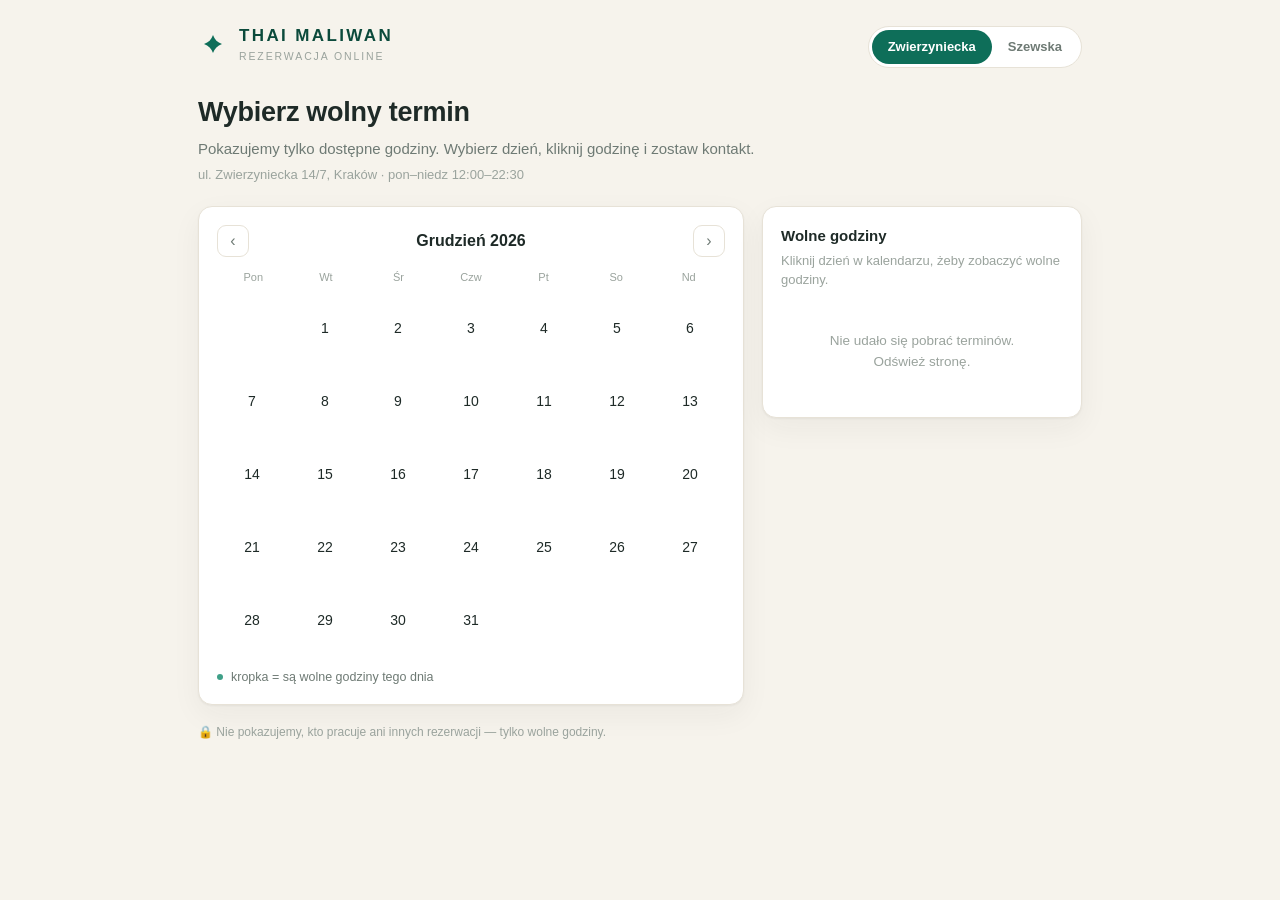
<file: kalendarz_bony.html>
<!DOCTYPE html>
<html lang="pl">
<head>
<meta charset="utf-8">
<meta name="viewport" content="width=device-width, initial-scale=1">
<title>Thai Maliwan · Wybierz wolny termin</title>
<style>
  :root{
    --bg:#F6F3EC; --surface:#FFFFFF; --surface-2:#FBF9F4;
    --ink:#1E2A27; --muted:#6E7A74; --faint:#9AA39D;
    --line:#E7E2D7; --line-strong:#D7D0C2;
    --jade:#0E6E59; --jade-deep:#0B4A3B;
    --free-bg:#E5F2EC; --free-tx:#0B4A3B; --free-edge:#3FA088;
    --radius:14px; --shadow:0 1px 2px rgba(30,42,39,.05),0 10px 30px rgba(30,42,39,.05);
  }
  *{box-sizing:border-box}
  html,body{margin:0;padding:0}
  body{background:var(--bg);color:var(--ink);
    font-family:-apple-system,BlinkMacSystemFont,"Segoe UI",Roboto,Helvetica,Arial,sans-serif;
    font-size:15px;line-height:1.5;-webkit-font-smoothing:antialiased;}
  .wrap{max-width:920px;margin:0 auto;padding:26px 18px 60px}

  .top{display:flex;align-items:center;justify-content:space-between;gap:12px;margin-bottom:24px}
  .brand{display:flex;align-items:center;gap:11px}
  .mark{width:30px;height:30px;flex:0 0 30px}
  .brand b{font-size:17px;font-weight:700;letter-spacing:.14em;color:var(--jade-deep);display:block;line-height:1}
  .brand span{font-size:10.5px;letter-spacing:.18em;text-transform:uppercase;color:var(--faint)}
  .salon{display:flex;background:var(--surface);border:1px solid var(--line);border-radius:999px;padding:3px}
  .salon button{border:0;background:transparent;color:var(--muted);font:inherit;font-size:13px;font-weight:600;
    padding:7px 16px;border-radius:999px;cursor:pointer;transition:.15s}
  .salon button.on{background:var(--jade);color:#fff}
  .salon button:focus-visible{outline:2px solid var(--jade);outline-offset:2px}

  h1{font-size:27px;font-weight:700;letter-spacing:-.01em;margin:6px 0 6px}
  .lead{color:var(--muted);max-width:560px;margin:0 0 4px}
  .addr{color:var(--faint);font-size:13px;margin:0 0 22px}

  .grid{display:grid;grid-template-columns:1fr 320px;gap:18px;align-items:start}
  @media(max-width:760px){.grid{grid-template-columns:1fr}}

  .card{background:var(--surface);border:1px solid var(--line);border-radius:var(--radius);padding:18px;box-shadow:var(--shadow)}
  .cal-head{display:flex;align-items:center;justify-content:space-between;margin-bottom:12px}
  .cal-head .m{font-weight:700;font-size:16px}
  .nav{width:32px;height:32px;border:1px solid var(--line);background:var(--surface);border-radius:9px;cursor:pointer;color:var(--muted);font-size:16px}
  .nav:hover{background:var(--surface-2)}
  .nav:disabled{opacity:.3;cursor:default}
  .dow{display:grid;grid-template-columns:repeat(7,1fr);text-align:center;font-size:11px;color:var(--faint);margin-bottom:8px}
  .days{display:grid;grid-template-columns:repeat(7,1fr);gap:3px}
  .day{aspect-ratio:1/1;display:flex;flex-direction:column;align-items:center;justify-content:center;gap:2px;
    border-radius:11px;cursor:default;color:var(--faint);font-size:14px;border:1px solid transparent;position:relative}
  .day.in{color:var(--ink)}
  .day.has{cursor:pointer}
  .day.has:hover{background:var(--surface-2)}
  .day.sel{background:var(--jade);color:#fff;font-weight:700}
  .day .dot{width:5px;height:5px;border-radius:50%;background:var(--free-edge)}
  .day.sel .dot{background:#fff}
  .day:focus-visible{outline:2px solid var(--jade);outline-offset:1px}
  .legend{margin-top:12px;display:flex;align-items:center;gap:8px;font-size:12.5px;color:var(--muted)}
  .legend .dot{width:6px;height:6px;border-radius:50%;background:var(--free-edge)}

  .side h3{margin:0 0 3px;font-size:15px;font-weight:700}
  .side .sub{color:var(--faint);font-size:13px;margin:0 0 14px}
  .hours{display:grid;grid-template-columns:1fr 1fr;gap:9px}
  .hour{border:1px solid var(--free-edge);background:var(--free-bg);color:var(--free-tx);
    font:inherit;font-weight:700;padding:13px 0;border-radius:11px;cursor:pointer;transition:.12s;text-align:center}
  .hour:hover{background:#d7ebe1}
  .hour.on{background:var(--jade);color:#fff;border-color:var(--jade)}
  .empty{color:var(--faint);font-size:13.5px;text-align:center;padding:26px 8px;line-height:1.6}
  .loading{color:var(--faint);font-size:13.5px;text-align:center;padding:26px 8px}

  .form{margin-top:16px;border-top:1px dashed var(--line);padding-top:16px;display:none}
  .form.show{display:block}
  .pick{background:var(--free-bg);border:1px solid var(--free-edge);border-radius:10px;padding:9px 12px;
    font-size:13.5px;color:var(--free-tx);font-weight:600;margin-bottom:13px}
  .field{margin-bottom:10px}
  .field label{display:block;font-size:12px;color:var(--muted);margin-bottom:4px;font-weight:600}
  .field input{width:100%;border:1px solid var(--line-strong);border-radius:9px;padding:10px 11px;font:inherit;font-size:14px;background:var(--surface-2)}
  .field input:focus{outline:2px solid var(--jade);outline-offset:0;background:#fff}
  .go{width:100%;border:0;background:var(--jade);color:#fff;font:inherit;font-weight:700;font-size:15px;padding:13px 0;border-radius:11px;cursor:pointer;margin-top:4px}
  .go:hover{background:var(--jade-deep)}
  .go:disabled{opacity:.55;cursor:default}
  .msg{margin-top:10px;font-size:13px;border-radius:9px;padding:9px 11px;display:none}
  .msg.ok{display:block;background:#E5F2EC;color:#0B4A3B}
  .msg.err{display:block;background:#FBE8EE;color:#7A2942}
  .msg.info{display:block;background:#FBF3DF;color:#6B5318}

  .foot{margin-top:18px;display:flex;align-items:center;gap:7px;color:var(--faint);font-size:12px}
</style>
</head>
<body>
<div class="wrap">
  <div class="top">
    <div class="brand">
      <svg class="mark" viewBox="0 0 40 40" fill="none"><path d="M20 4c2 6 6 10 12 12-6 2-10 6-12 12-2-6-6-10-12-12 6-2 10-6 12-12z" fill="#0E6E59"/></svg>
      <div><b>THAI MALIWAN</b><span>Rezerwacja online</span></div>
    </div>
    <div class="salon" id="salonSeg">
      <button data-s="ZW" class="on">Zwierzyniecka</button>
      <button data-s="SZ">Szewska</button>
    </div>
  </div>

  <h1>Wybierz wolny termin</h1>
  <p class="lead">Pokazujemy tylko dostępne godziny. Wybierz dzień, kliknij godzinę i zostaw kontakt.</p>
  <p class="addr" id="addr">ul. Zwierzyniecka 14/7, Kraków · pon–niedz 12:00–22:30</p>

  <div class="grid">
    <div class="card">
      <div class="cal-head">
        <button class="nav" id="prev" aria-label="Poprzedni miesiąc">‹</button>
        <div class="m" id="monthLbl">—</div>
        <button class="nav" id="next" aria-label="Następny miesiąc">›</button>
      </div>
      <div class="dow"><span>Pon</span><span>Wt</span><span>Śr</span><span>Czw</span><span>Pt</span><span>So</span><span>Nd</span></div>
      <div class="days" id="days"></div>
      <div class="legend"><span class="dot"></span> kropka = są wolne godziny tego dnia</div>
    </div>

    <div class="card side">
      <h3>Wolne godziny</h3>
      <p class="sub" id="sideSub">Kliknij dzień w kalendarzu, żeby zobaczyć wolne godziny.</p>
      <div id="hours"></div>

      <div class="form" id="form">
        <div class="pick" id="pick">—</div>
        <div class="field"><label>Imię</label><input id="fImie" placeholder="Imię"></div>
        <div class="field"><label>Nazwisko</label><input id="fNazwisko" placeholder="Nazwisko"></div>
        <div class="field"><label>Telefon</label><input id="fTel" placeholder="np. 600 100 200"></div>
        <div class="field"><label>Numer bonu</label><input id="fBon" placeholder="np. 6874"></div>
        <button class="go" id="goBtn">Zarezerwuj wizytę</button>
        <div class="msg" id="msg"></div>
      </div>
    </div>
  </div>

  <div class="foot">🔒 Nie pokazujemy, kto pracuje ani innych rezerwacji — tylko wolne godziny.</div>
</div>

<script>
(function(){
  "use strict";

  /* ===== USTAWIENIA ===== */
  // okienko blokad (czyta wolne terminy z arkusza). Ten sam dla ZW i SZ — salon w parametrze.
  var BLOKADY_URL = 'https://script.google.com/macros/s/AKfycbxRHoym4ficL0meQkTDs5G_q3K96ICVUagduC_u5c4V2yJK1PEXvbsCT5OjiUdjTdGc/exec';
  // zapis rezerwacji — DODAMY W NASTĘPNYM KROKU (na razie pusty)
  var ZAPIS_URL = '';

  var ADRES = { ZW:'ul. Zwierzyniecka 14/7, Kraków · pon–niedz 12:00–22:30',
                SZ:'ul. Szewska 12, Kraków · pon–niedz 12:00–22:30' };
  var MIES = ['stycznia','lutego','marca','kwietnia','maja','czerwca','lipca','sierpnia','września','października','listopada','grudnia'];
  var MIES_M = ['Styczeń','Luty','Marzec','Kwiecień','Maj','Czerwiec','Lipiec','Sierpień','Wrzesień','Październik','Listopad','Grudzień'];
  var DNI = ['niedziela','poniedziałek','wtorek','środa','czwartek','piątek','sobota'];

  var $ = function(id){ return document.getElementById(id); };
  function pad(n){ return (n<10?'0':'')+n; }

  var today = new Date();
  var state = {
    salon:'ZW',
    calY:today.getFullYear(),
    calMo:today.getMonth(),
    selKey:null,
    selHour:null,
    slots:{}   // "YYYY-MM-DD" -> [ "12:00", "13:30", ... ]
  };

  /* ---- JSONP do okienka blokad ---- */
  var seq=0;
  function pobierzBlokady(cb){
    var s=++seq, name='__blok'+s, sc=document.createElement('script');
    window[name]=function(res){ try{delete window[name];}catch(e){} if(sc.parentNode)sc.parentNode.removeChild(sc); cb(res); };
    sc.onerror=function(){ try{delete window[name];}catch(e){} if(sc.parentNode)sc.parentNode.removeChild(sc); cb(null); };
    sc.src=BLOKADY_URL+'?salon='+encodeURIComponent(state.salon)+'&callback='+name+'&_='+Date.now();
    document.body.appendChild(sc);
  }

  // "DD.MM.YYYY" lub "YYYY-MM-DD" -> "YYYY-MM-DD"
  function keyZDaty(s){
    s=String(s||'').trim();
    var a=s.match(/^(\d{1,2})\.(\d{1,2})\.(\d{4})/); if(a) return a[3]+'-'+pad(+a[2])+'-'+pad(+a[1]);
    var b=s.match(/^(\d{4})-(\d{1,2})-(\d{1,2})/); if(b) return b[1]+'-'+pad(+b[2])+'-'+pad(+b[3]);
    return '';
  }
  function gg(s){ var m=String(s||'').match(/(\d{1,2}):(\d{2})/); return m?(pad(+m[1])+':'+m[2]):''; }

  function wczytaj(){
    state.slots={}; state.selKey=null; state.selHour=null;
    $('hours').innerHTML='<div class="loading">⏳ ładuję wolne terminy…</div>';
    $('form').classList.remove('show');
    $('sideSub').textContent='Kliknij dzień w kalendarzu, żeby zobaczyć wolne godziny.';
    pobierzBlokady(function(res){
      if(!res||!res.ok){ $('hours').innerHTML='<div class="empty">Nie udało się pobrać terminów.<br>Odśwież stronę.</div>'; renderCal(); return; }
      var map={};
      (res.wolne||[]).forEach(function(w){
        var k=keyZDaty(w.data), h=gg(w.start); if(!k||!h) return;
        (map[k]=map[k]||[]); if(map[k].indexOf(h)<0) map[k].push(h);
      });
      Object.keys(map).forEach(function(k){ map[k].sort(); });
      state.slots=map;
      $('hours').innerHTML='';
      renderCal();
    });
  }

  function renderCal(){
    $('monthLbl').textContent=MIES_M[state.calMo]+' '+state.calY;
    var first=new Date(state.calY,state.calMo,1);
    var startDow=(first.getDay()+6)%7;           // poniedziałek=0
    var dim=new Date(state.calY,state.calMo+1,0).getDate();
    var html=''; var i;
    for(i=0;i<startDow;i++) html+='<div class="day"></div>';
    for(var d=1;d<=dim;d++){
      var key=state.calY+'-'+pad(state.calMo+1)+'-'+pad(d);
      var has=!!state.slots[key];
      var cls='day in'+(has?' has':'')+(key===state.selKey?' sel':'');
      html+='<div class="'+cls+'" data-k="'+key+'"'+(has?' tabindex="0" role="button"':'')+'>'+d+(has?'<span class="dot"></span>':'')+'</div>';
    }
    $('days').innerHTML=html;
    [].forEach.call($('days').querySelectorAll('.day.has'),function(el){
      el.onclick=function(){ wybierzDzien(el.getAttribute('data-k')); };
      el.onkeydown=function(e){ if(e.key==='Enter'||e.key===' '){ e.preventDefault(); wybierzDzien(el.getAttribute('data-k')); } };
    });
  }

  function wybierzDzien(key){
    state.selKey=key; state.selHour=null; renderCal();
    var dt=new Date(key+'T00:00:00');
    $('sideSub').textContent=DNI[dt.getDay()]+', '+dt.getDate()+' '+MIES[dt.getMonth()];
    var hours=state.slots[key]||[];
    var h='<div class="hours">';
    hours.forEach(function(x){ h+='<button class="hour" data-h="'+x+'">'+x+'</button>'; });
    h+='</div>';
    $('hours').innerHTML=h;
    $('form').classList.remove('show');
    [].forEach.call($('hours').querySelectorAll('.hour'),function(b){
      b.onclick=function(){ wybierzGodzine(b.getAttribute('data-h'), b); };
    });
  }

  function wybierzGodzine(hh, btn){
    state.selHour=hh;
    [].forEach.call($('hours').querySelectorAll('.hour'),function(b){ b.classList.remove('on'); });
    btn.classList.add('on');
    var dt=new Date(state.selKey+'T00:00:00');
    var salonNazwa=(state.salon==='ZW')?'Zwierzyniecka':'Szewska';
    $('pick').textContent='📅 '+dt.getDate()+' '+MIES[dt.getMonth()]+', godz. '+hh+' · '+salonNazwa;
    $('msg').className='msg';
    $('form').classList.add('show');
    $('form').scrollIntoView({behavior:'smooth',block:'nearest'});
  }

  function zarezerwuj(){
    var imie=$('fImie').value.trim(), nazw=$('fNazwisko').value.trim(), tel=$('fTel').value.trim();
    if(!imie||!nazw){ pokazMsg('Podaj imię i nazwisko.','err'); return; }
    if(!state.selKey||!state.selHour){ pokazMsg('Wybierz najpierw godzinę.','err'); return; }
    if(!ZAPIS_URL){
      pokazMsg('Termin wybrany: '+$('pick').textContent.replace('📅 ','')+'. Zapis do arkusza włączymy w następnym kroku.','info');
      return;
    }
    var b=$('goBtn'); b.disabled=true; b.textContent='Rezerwuję…';
    var name='__zap'+(++seq), sc=document.createElement('script');
    window[name]=function(res){
      try{delete window[name];}catch(e){} if(sc.parentNode)sc.parentNode.removeChild(sc);
      b.disabled=false; b.textContent='Zarezerwuj wizytę';
      if(res&&res.ok){ pokazMsg('Gotowe! Termin zarezerwowany. Do zobaczenia w Thai Maliwan 🌿','ok'); wczytaj(); }
      else pokazMsg('Nie udało się zapisać'+(res&&res.powod?': '+res.powod:'.'),'err');
    };
    sc.onerror=function(){ b.disabled=false; b.textContent='Zarezerwuj wizytę'; pokazMsg('Błąd połączenia. Spróbuj ponownie.','err'); };
    var q='?salon='+state.salon+'&data='+state.selKey+'&start='+state.selHour
        +'&imie='+encodeURIComponent(imie)+'&nazwisko='+encodeURIComponent(nazw)
        +'&telefon='+encodeURIComponent(tel)+'&bon='+encodeURIComponent($('fBon').value.trim())
        +'&callback='+name+'&_='+Date.now();
    sc.src=ZAPIS_URL+q; document.body.appendChild(sc);
  }
  function pokazMsg(t,k){ var m=$('msg'); m.textContent=t; m.className='msg '+k; }

  /* ---- zdarzenia ---- */
  $('prev').onclick=function(){ if(state.calMo===0){state.calMo=11;state.calY--;}else state.calMo--; renderCal(); };
  $('next').onclick=function(){ if(state.calMo===11){state.calMo=0;state.calY++;}else state.calMo++; renderCal(); };
  $('goBtn').onclick=zarezerwuj;
  [].forEach.call($('salonSeg').querySelectorAll('button'),function(b){
    b.onclick=function(){
      [].forEach.call($('salonSeg').querySelectorAll('button'),function(x){x.classList.remove('on');});
      b.classList.add('on'); state.salon=b.getAttribute('data-s');
      $('addr').textContent=ADRES[state.salon];
      wczytaj();
    };
  });

  wczytaj();
})();
</script>
</body>
</html>
</file>
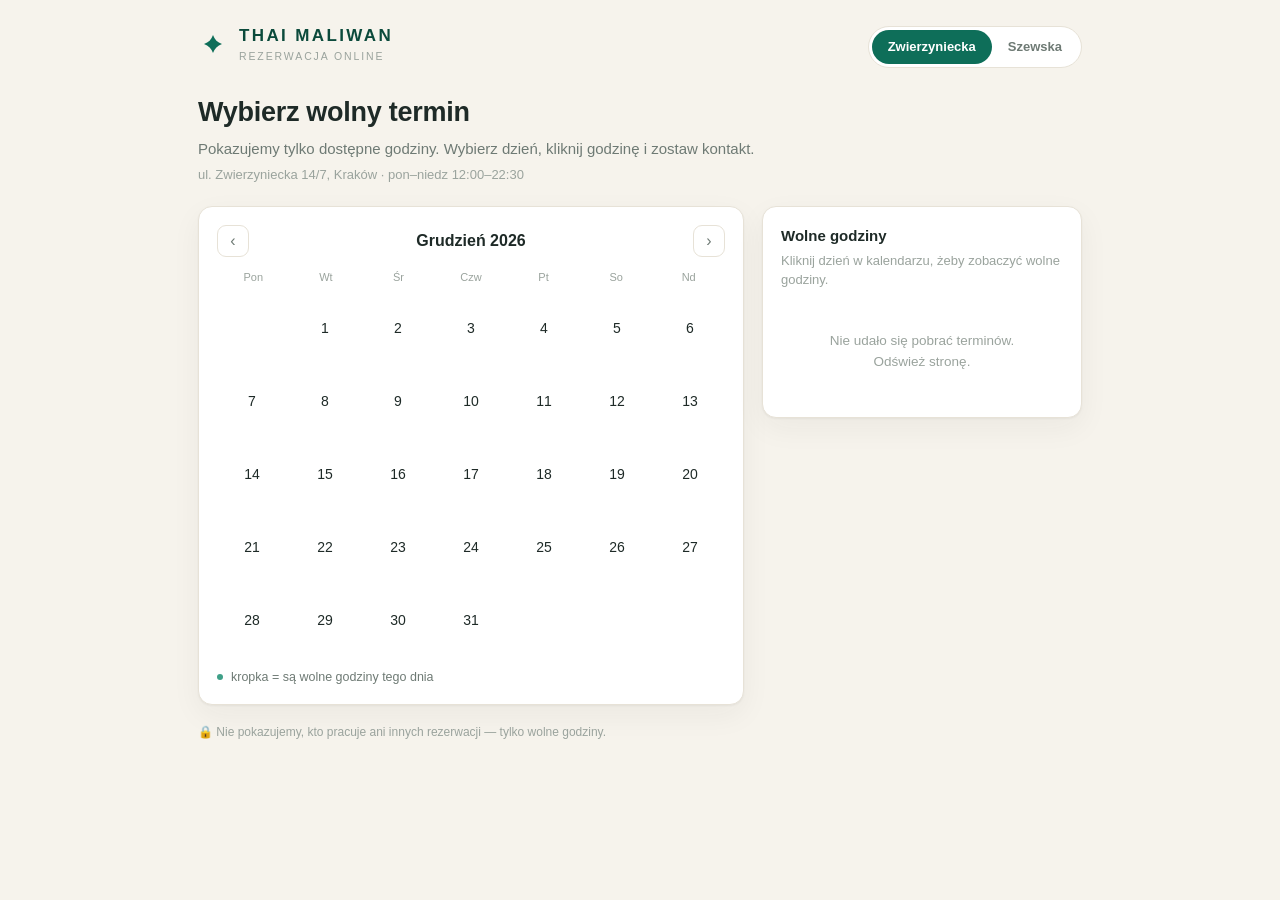
<file: kalendarz_bony_1.html>
<!DOCTYPE html>
<html lang="pl">
<head>
<meta charset="utf-8">
<meta name="viewport" content="width=device-width, initial-scale=1">
<title>Thai Maliwan · Wybierz wolny termin</title>
<style>
  :root{
    --bg:#F6F3EC; --surface:#FFFFFF; --surface-2:#FBF9F4;
    --ink:#1E2A27; --muted:#6E7A74; --faint:#9AA39D;
    --line:#E7E2D7; --line-strong:#D7D0C2;
    --jade:#0E6E59; --jade-deep:#0B4A3B;
    --free-bg:#E5F2EC; --free-tx:#0B4A3B; --free-edge:#3FA088;
    --radius:14px; --shadow:0 1px 2px rgba(30,42,39,.05),0 10px 30px rgba(30,42,39,.05);
  }
  *{box-sizing:border-box}
  html,body{margin:0;padding:0}
  body{background:var(--bg);color:var(--ink);
    font-family:-apple-system,BlinkMacSystemFont,"Segoe UI",Roboto,Helvetica,Arial,sans-serif;
    font-size:15px;line-height:1.5;-webkit-font-smoothing:antialiased;}
  .wrap{max-width:920px;margin:0 auto;padding:26px 18px 60px}

  .top{display:flex;align-items:center;justify-content:space-between;gap:12px;margin-bottom:24px}
  .brand{display:flex;align-items:center;gap:11px}
  .mark{width:30px;height:30px;flex:0 0 30px}
  .brand b{font-size:17px;font-weight:700;letter-spacing:.14em;color:var(--jade-deep);display:block;line-height:1}
  .brand span{font-size:10.5px;letter-spacing:.18em;text-transform:uppercase;color:var(--faint)}
  .salon{display:flex;background:var(--surface);border:1px solid var(--line);border-radius:999px;padding:3px}
  .salon button{border:0;background:transparent;color:var(--muted);font:inherit;font-size:13px;font-weight:600;
    padding:7px 16px;border-radius:999px;cursor:pointer;transition:.15s}
  .salon button.on{background:var(--jade);color:#fff}
  .salon button:focus-visible{outline:2px solid var(--jade);outline-offset:2px}

  h1{font-size:27px;font-weight:700;letter-spacing:-.01em;margin:6px 0 6px}
  .lead{color:var(--muted);max-width:560px;margin:0 0 4px}
  .addr{color:var(--faint);font-size:13px;margin:0 0 22px}

  .grid{display:grid;grid-template-columns:1fr 320px;gap:18px;align-items:start}
  @media(max-width:760px){.grid{grid-template-columns:1fr}}

  .card{background:var(--surface);border:1px solid var(--line);border-radius:var(--radius);padding:18px;box-shadow:var(--shadow)}
  .cal-head{display:flex;align-items:center;justify-content:space-between;margin-bottom:12px}
  .cal-head .m{font-weight:700;font-size:16px}
  .nav{width:32px;height:32px;border:1px solid var(--line);background:var(--surface);border-radius:9px;cursor:pointer;color:var(--muted);font-size:16px}
  .nav:hover{background:var(--surface-2)}
  .nav:disabled{opacity:.3;cursor:default}
  .dow{display:grid;grid-template-columns:repeat(7,1fr);text-align:center;font-size:11px;color:var(--faint);margin-bottom:8px}
  .days{display:grid;grid-template-columns:repeat(7,1fr);gap:3px}
  .day{aspect-ratio:1/1;display:flex;flex-direction:column;align-items:center;justify-content:center;gap:2px;
    border-radius:11px;cursor:default;color:var(--faint);font-size:14px;border:1px solid transparent;position:relative}
  .day.in{color:var(--ink)}
  .day.has{cursor:pointer}
  .day.has:hover{background:var(--surface-2)}
  .day.sel{background:var(--jade);color:#fff;font-weight:700}
  .day .dot{width:5px;height:5px;border-radius:50%;background:var(--free-edge)}
  .day.sel .dot{background:#fff}
  .day:focus-visible{outline:2px solid var(--jade);outline-offset:1px}
  .legend{margin-top:12px;display:flex;align-items:center;gap:8px;font-size:12.5px;color:var(--muted)}
  .legend .dot{width:6px;height:6px;border-radius:50%;background:var(--free-edge)}

  .side h3{margin:0 0 3px;font-size:15px;font-weight:700}
  .side .sub{color:var(--faint);font-size:13px;margin:0 0 14px}
  .hours{display:grid;grid-template-columns:1fr 1fr;gap:9px}
  .hour{border:1px solid var(--free-edge);background:var(--free-bg);color:var(--free-tx);
    font:inherit;font-weight:700;padding:13px 0;border-radius:11px;cursor:pointer;transition:.12s;text-align:center}
  .hour:hover{background:#d7ebe1}
  .hour.on{background:var(--jade);color:#fff;border-color:var(--jade)}
  .empty{color:var(--faint);font-size:13.5px;text-align:center;padding:26px 8px;line-height:1.6}
  .loading{color:var(--faint);font-size:13.5px;text-align:center;padding:26px 8px}

  .form{margin-top:16px;border-top:1px dashed var(--line);padding-top:16px;display:none}
  .form.show{display:block}
  .pick{background:var(--free-bg);border:1px solid var(--free-edge);border-radius:10px;padding:9px 12px;
    font-size:13.5px;color:var(--free-tx);font-weight:600;margin-bottom:13px}
  .field{margin-bottom:10px}
  .field label{display:block;font-size:12px;color:var(--muted);margin-bottom:4px;font-weight:600}
  .field input{width:100%;border:1px solid var(--line-strong);border-radius:9px;padding:10px 11px;font:inherit;font-size:14px;background:var(--surface-2)}
  .field input:focus{outline:2px solid var(--jade);outline-offset:0;background:#fff}
  .go{width:100%;border:0;background:var(--jade);color:#fff;font:inherit;font-weight:700;font-size:15px;padding:13px 0;border-radius:11px;cursor:pointer;margin-top:4px}
  .go:hover{background:var(--jade-deep)}
  .go:disabled{opacity:.55;cursor:default}
  .msg{margin-top:10px;font-size:13px;border-radius:9px;padding:9px 11px;display:none}
  .msg.ok{display:block;background:#E5F2EC;color:#0B4A3B}
  .msg.err{display:block;background:#FBE8EE;color:#7A2942}
  .msg.info{display:block;background:#FBF3DF;color:#6B5318}

  .foot{margin-top:18px;display:flex;align-items:center;gap:7px;color:var(--faint);font-size:12px}
</style>
</head>
<body>
<div class="wrap">
  <div class="top">
    <div class="brand">
      <svg class="mark" viewBox="0 0 40 40" fill="none"><path d="M20 4c2 6 6 10 12 12-6 2-10 6-12 12-2-6-6-10-12-12 6-2 10-6 12-12z" fill="#0E6E59"/></svg>
      <div><b>THAI MALIWAN</b><span>Rezerwacja online</span></div>
    </div>
    <div class="salon" id="salonSeg">
      <button data-s="ZW" class="on">Zwierzyniecka</button>
      <button data-s="SZ">Szewska</button>
    </div>
  </div>

  <h1>Wybierz wolny termin</h1>
  <p class="lead">Pokazujemy tylko dostępne godziny. Wybierz dzień, kliknij godzinę i zostaw kontakt.</p>
  <p class="addr" id="addr">ul. Zwierzyniecka 14/7, Kraków · pon–niedz 12:00–22:30</p>

  <div class="grid">
    <div class="card">
      <div class="cal-head">
        <button class="nav" id="prev" aria-label="Poprzedni miesiąc">‹</button>
        <div class="m" id="monthLbl">—</div>
        <button class="nav" id="next" aria-label="Następny miesiąc">›</button>
      </div>
      <div class="dow"><span>Pon</span><span>Wt</span><span>Śr</span><span>Czw</span><span>Pt</span><span>So</span><span>Nd</span></div>
      <div class="days" id="days"></div>
      <div class="legend"><span class="dot"></span> kropka = są wolne godziny tego dnia</div>
    </div>

    <div class="card side">
      <h3>Wolne godziny</h3>
      <p class="sub" id="sideSub">Kliknij dzień w kalendarzu, żeby zobaczyć wolne godziny.</p>
      <div id="hours"></div>

      <div class="form" id="form">
        <div class="pick" id="pick">—</div>
        <div class="field"><label>Imię</label><input id="fImie" placeholder="Imię"></div>
        <div class="field"><label>Nazwisko</label><input id="fNazwisko" placeholder="Nazwisko"></div>
        <div class="field"><label>Telefon</label><input id="fTel" placeholder="np. 600 100 200"></div>
        <div class="field"><label>Numer bonu</label><input id="fBon" placeholder="np. 6874"></div>
        <button class="go" id="goBtn">Zarezerwuj wizytę</button>
        <div class="msg" id="msg"></div>
      </div>
    </div>
  </div>

  <div class="foot">🔒 Nie pokazujemy, kto pracuje ani innych rezerwacji — tylko wolne godziny.</div>
</div>

<script>
(function(){
  "use strict";

  /* ===== USTAWIENIA ===== */
  // okienko blokad (czyta wolne terminy z arkusza). Ten sam dla ZW i SZ — salon w parametrze.
  var BLOKADY_URL = 'https://script.google.com/macros/s/AKfycbxRHoym4ficL0meQkTDs5G_q3K96ICVUagduC_u5c4V2yJK1PEXvbsCT5OjiUdjTdGc/exec';
  // zapis rezerwacji — ten sam projekt (KALENDARZ BONY), akcja=zapis
  var ZAPIS_URL = 'https://script.google.com/macros/s/AKfycbxRHoym4ficL0meQkTDs5G_q3K96ICVUagduC_u5c4V2yJK1PEXvbsCT5OjiUdjTdGc/exec';

  var ADRES = { ZW:'ul. Zwierzyniecka 14/7, Kraków · pon–niedz 12:00–22:30',
                SZ:'ul. Szewska 12, Kraków · pon–niedz 12:00–22:30' };
  var MIES = ['stycznia','lutego','marca','kwietnia','maja','czerwca','lipca','sierpnia','września','października','listopada','grudnia'];
  var MIES_M = ['Styczeń','Luty','Marzec','Kwiecień','Maj','Czerwiec','Lipiec','Sierpień','Wrzesień','Październik','Listopad','Grudzień'];
  var DNI = ['niedziela','poniedziałek','wtorek','środa','czwartek','piątek','sobota'];

  var $ = function(id){ return document.getElementById(id); };
  function pad(n){ return (n<10?'0':'')+n; }

  var today = new Date();
  var state = {
    salon:'ZW',
    calY:today.getFullYear(),
    calMo:today.getMonth(),
    selKey:null,
    selHour:null,
    slots:{}   // "YYYY-MM-DD" -> [ "12:00", "13:30", ... ]
  };

  /* ---- JSONP do okienka blokad ---- */
  var seq=0;
  function pobierzBlokady(cb){
    var s=++seq, name='__blok'+s, sc=document.createElement('script');
    window[name]=function(res){ try{delete window[name];}catch(e){} if(sc.parentNode)sc.parentNode.removeChild(sc); cb(res); };
    sc.onerror=function(){ try{delete window[name];}catch(e){} if(sc.parentNode)sc.parentNode.removeChild(sc); cb(null); };
    sc.src=BLOKADY_URL+'?salon='+encodeURIComponent(state.salon)+'&callback='+name+'&_='+Date.now();
    document.body.appendChild(sc);
  }

  // "DD.MM.YYYY" lub "YYYY-MM-DD" -> "YYYY-MM-DD"
  function keyZDaty(s){
    s=String(s||'').trim();
    var a=s.match(/^(\d{1,2})\.(\d{1,2})\.(\d{4})/); if(a) return a[3]+'-'+pad(+a[2])+'-'+pad(+a[1]);
    var b=s.match(/^(\d{4})-(\d{1,2})-(\d{1,2})/); if(b) return b[1]+'-'+pad(+b[2])+'-'+pad(+b[3]);
    return '';
  }
  function gg(s){ var m=String(s||'').match(/(\d{1,2}):(\d{2})/); return m?(pad(+m[1])+':'+m[2]):''; }

  function wczytaj(){
    state.slots={}; state.selKey=null; state.selHour=null;
    $('hours').innerHTML='<div class="loading">⏳ ładuję wolne terminy…</div>';
    $('form').classList.remove('show');
    $('sideSub').textContent='Kliknij dzień w kalendarzu, żeby zobaczyć wolne godziny.';
    pobierzBlokady(function(res){
      if(!res||!res.ok){ $('hours').innerHTML='<div class="empty">Nie udało się pobrać terminów.<br>Odśwież stronę.</div>'; renderCal(); return; }
      var map={};
      (res.wolne||[]).forEach(function(w){
        var k=keyZDaty(w.data), h=gg(w.start); if(!k||!h) return;
        (map[k]=map[k]||[]); if(map[k].indexOf(h)<0) map[k].push(h);
      });
      Object.keys(map).forEach(function(k){ map[k].sort(); });
      state.slots=map;
      $('hours').innerHTML='';
      renderCal();
    });
  }

  function renderCal(){
    $('monthLbl').textContent=MIES_M[state.calMo]+' '+state.calY;
    var first=new Date(state.calY,state.calMo,1);
    var startDow=(first.getDay()+6)%7;           // poniedziałek=0
    var dim=new Date(state.calY,state.calMo+1,0).getDate();
    var html=''; var i;
    for(i=0;i<startDow;i++) html+='<div class="day"></div>';
    for(var d=1;d<=dim;d++){
      var key=state.calY+'-'+pad(state.calMo+1)+'-'+pad(d);
      var has=!!state.slots[key];
      var cls='day in'+(has?' has':'')+(key===state.selKey?' sel':'');
      html+='<div class="'+cls+'" data-k="'+key+'"'+(has?' tabindex="0" role="button"':'')+'>'+d+(has?'<span class="dot"></span>':'')+'</div>';
    }
    $('days').innerHTML=html;
    [].forEach.call($('days').querySelectorAll('.day.has'),function(el){
      el.onclick=function(){ wybierzDzien(el.getAttribute('data-k')); };
      el.onkeydown=function(e){ if(e.key==='Enter'||e.key===' '){ e.preventDefault(); wybierzDzien(el.getAttribute('data-k')); } };
    });
  }

  function wybierzDzien(key){
    state.selKey=key; state.selHour=null; renderCal();
    var dt=new Date(key+'T00:00:00');
    $('sideSub').textContent=DNI[dt.getDay()]+', '+dt.getDate()+' '+MIES[dt.getMonth()];
    var hours=state.slots[key]||[];
    var h='<div class="hours">';
    hours.forEach(function(x){ h+='<button class="hour" data-h="'+x+'">'+x+'</button>'; });
    h+='</div>';
    $('hours').innerHTML=h;
    $('form').classList.remove('show');
    [].forEach.call($('hours').querySelectorAll('.hour'),function(b){
      b.onclick=function(){ wybierzGodzine(b.getAttribute('data-h'), b); };
    });
  }

  function wybierzGodzine(hh, btn){
    state.selHour=hh;
    [].forEach.call($('hours').querySelectorAll('.hour'),function(b){ b.classList.remove('on'); });
    btn.classList.add('on');
    var dt=new Date(state.selKey+'T00:00:00');
    var salonNazwa=(state.salon==='ZW')?'Zwierzyniecka':'Szewska';
    $('pick').textContent='📅 '+dt.getDate()+' '+MIES[dt.getMonth()]+', godz. '+hh+' · '+salonNazwa;
    $('msg').className='msg';
    $('form').classList.add('show');
    $('form').scrollIntoView({behavior:'smooth',block:'nearest'});
  }

  function zarezerwuj(){
    var imie=$('fImie').value.trim(), nazw=$('fNazwisko').value.trim(), tel=$('fTel').value.trim();
    if(!imie||!nazw){ pokazMsg('Podaj imię i nazwisko.','err'); return; }
    if(!state.selKey||!state.selHour){ pokazMsg('Wybierz najpierw godzinę.','err'); return; }
    if(!ZAPIS_URL){
      pokazMsg('Termin wybrany: '+$('pick').textContent.replace('📅 ','')+'. Zapis do arkusza włączymy w następnym kroku.','info');
      return;
    }
    var b=$('goBtn'); b.disabled=true; b.textContent='Rezerwuję…';
    var name='__zap'+(++seq), sc=document.createElement('script');
    window[name]=function(res){
      try{delete window[name];}catch(e){} if(sc.parentNode)sc.parentNode.removeChild(sc);
      b.disabled=false; b.textContent='Zarezerwuj wizytę';
      if(res&&res.ok){ pokazMsg('Gotowe! Termin zarezerwowany. Do zobaczenia w Thai Maliwan 🌿','ok'); wczytaj(); }
      else pokazMsg('Nie udało się zapisać'+(res&&res.powod?': '+res.powod:'.'),'err');
    };
    sc.onerror=function(){ b.disabled=false; b.textContent='Zarezerwuj wizytę'; pokazMsg('Błąd połączenia. Spróbuj ponownie.','err'); };
    var q='?akcja=zapis&salon='+state.salon+'&data='+state.selKey+'&start='+state.selHour
        +'&imie='+encodeURIComponent(imie)+'&nazwisko='+encodeURIComponent(nazw)
        +'&telefon='+encodeURIComponent(tel)+'&bon='+encodeURIComponent($('fBon').value.trim())
        +'&callback='+name+'&_='+Date.now();
    sc.src=ZAPIS_URL+q; document.body.appendChild(sc);
  }
  function pokazMsg(t,k){ var m=$('msg'); m.textContent=t; m.className='msg '+k; }

  /* ---- zdarzenia ---- */
  $('prev').onclick=function(){ if(state.calMo===0){state.calMo=11;state.calY--;}else state.calMo--; renderCal(); };
  $('next').onclick=function(){ if(state.calMo===11){state.calMo=0;state.calY++;}else state.calMo++; renderCal(); };
  $('goBtn').onclick=zarezerwuj;
  [].forEach.call($('salonSeg').querySelectorAll('button'),function(b){
    b.onclick=function(){
      [].forEach.call($('salonSeg').querySelectorAll('button'),function(x){x.classList.remove('on');});
      b.classList.add('on'); state.salon=b.getAttribute('data-s');
      $('addr').textContent=ADRES[state.salon];
      wczytaj();
    };
  });

  wczytaj();
})();
</script>
</body>
</html>
</file>
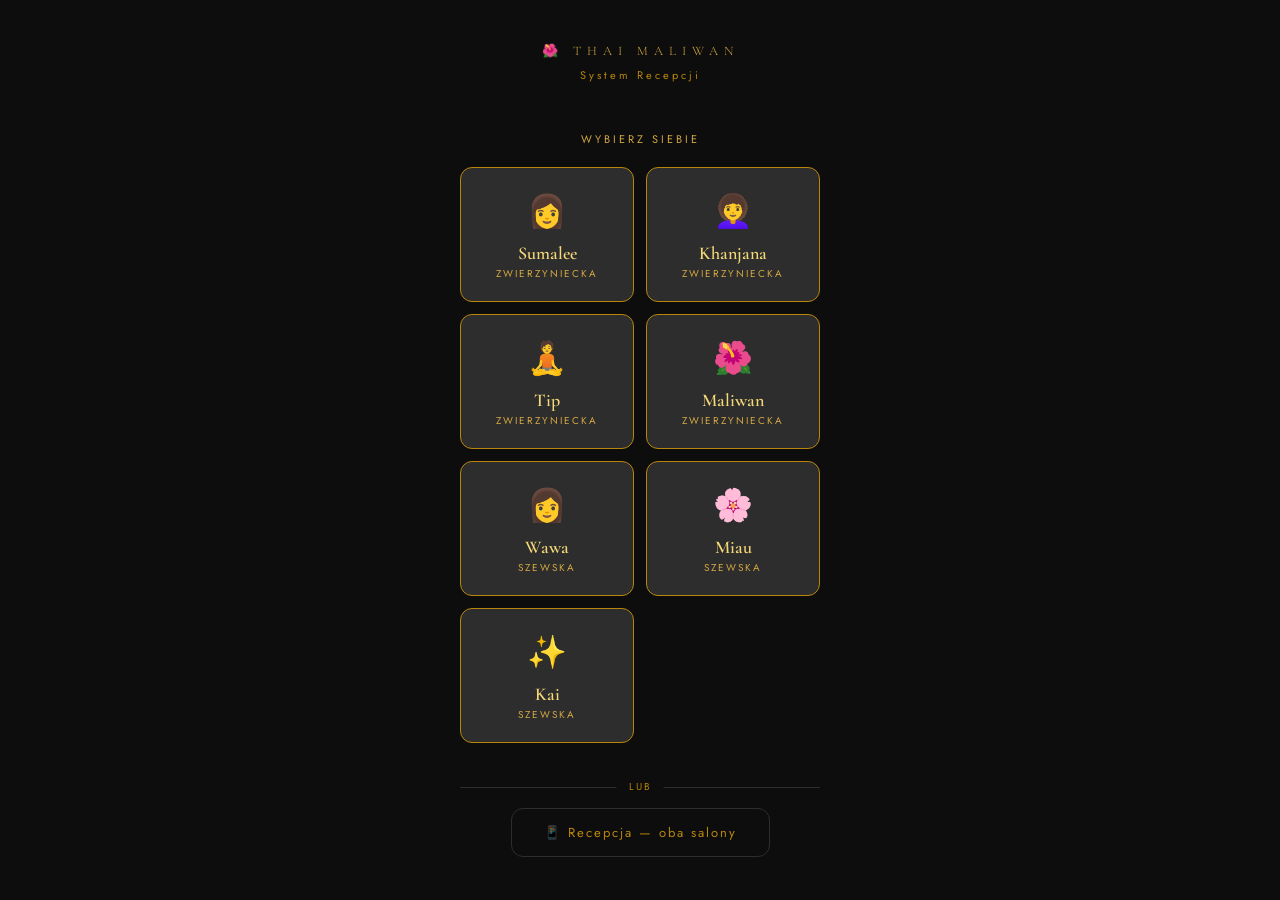
<file: thai_maliwan_app_2.html>
<!DOCTYPE html>
<html lang="pl">
<head>
<meta charset="UTF-8">
<meta name="viewport" content="width=device-width, initial-scale=1.0, maximum-scale=1.0">
<title>Thai Maliwan — Recepcja</title>
<link href="https://fonts.googleapis.com/css2?family=Cormorant+Garamond:wght@300;400;600&family=Jost:wght@300;400;500;600&display=swap" rel="stylesheet">
<style>
:root {
  --black: #0D0D0D;
  --graphite: #1A1A1A;
  --graphite2: #2D2D2D;
  --gold-deep: #8B6000;
  --gold-mid: #B8860B;
  --gold: #D4A843;
  --gold-light: #F5D978;
  --gold-pale: #FDF6E3;
  --white: #FAFAFA;
  --green: #4CAF50;
  --red: #C62828;
}

* { margin: 0; padding: 0; box-sizing: border-box; -webkit-tap-highlight-color: transparent; }

body {
  background: var(--graphite);
  color: var(--white);
  font-family: 'Jost', sans-serif;
  min-height: 100vh;
  overflow-x: hidden;
}

/* ===== EKRAN LOGOWANIA ===== */
#screen-login {
  min-height: 100vh;
  display: flex;
  flex-direction: column;
  align-items: center;
  justify-content: center;
  padding: 40px 24px;
  background: var(--black);
}

.logo-title {
  font-family: 'Cormorant Garamond', serif;
  font-size: 13px;
  font-weight: 300;
  letter-spacing: 6px;
  color: var(--gold);
  text-transform: uppercase;
  margin-bottom: 8px;
  text-align: center;
}

.logo-sub {
  font-size: 11px;
  color: var(--gold-mid);
  letter-spacing: 3px;
  text-align: center;
  margin-bottom: 48px;
}

.login-label {
  font-size: 11px;
  letter-spacing: 3px;
  color: var(--gold);
  text-transform: uppercase;
  margin-bottom: 20px;
}

.therapist-grid {
  display: grid;
  grid-template-columns: 1fr 1fr;
  gap: 12px;
  width: 100%;
  max-width: 360px;
  margin-bottom: 24px;
}

.therapist-btn {
  background: var(--graphite2);
  border: 1px solid var(--gold-mid);
  border-radius: 12px;
  padding: 20px 12px;
  cursor: pointer;
  transition: all 0.2s;
  text-align: center;
}

.therapist-btn:active { transform: scale(0.97); }
.therapist-btn.selected {
  background: var(--gold-mid);
  border-color: var(--gold-light);
}

.therapist-avatar {
  font-size: 32px;
  margin-bottom: 8px;
}

.therapist-name {
  font-family: 'Cormorant Garamond', serif;
  font-size: 18px;
  font-weight: 600;
  color: var(--gold-light);
  margin-bottom: 2px;
}

.therapist-btn.selected .therapist-name { color: var(--black); }

.therapist-salon {
  font-size: 10px;
  letter-spacing: 2px;
  color: var(--gold);
  text-transform: uppercase;
}

.therapist-btn.selected .therapist-salon { color: var(--graphite2); }

.divider {
  width: 100%;
  max-width: 360px;
  height: 1px;
  background: var(--graphite2);
  margin: 20px 0;
  position: relative;
}

.divider span {
  position: absolute;
  top: -8px;
  left: 50%;
  transform: translateX(-50%);
  background: var(--black);
  padding: 0 12px;
  font-size: 10px;
  color: var(--gold-mid);
  letter-spacing: 2px;
}

.reception-btn {
  background: transparent;
  border: 1px solid var(--graphite2);
  border-radius: 12px;
  padding: 14px 32px;
  color: var(--gold-mid);
  font-family: 'Jost', sans-serif;
  font-size: 13px;
  letter-spacing: 2px;
  cursor: pointer;
  transition: all 0.2s;
}

.reception-btn:active { background: var(--graphite2); }

/* ===== GŁÓWNY INTERFEJS ===== */
#screen-main { display: none; min-height: 100vh; }

.top-bar {
  background: var(--black);
  padding: 16px 20px;
  display: flex;
  align-items: center;
  justify-content: space-between;
  border-bottom: 1px solid var(--graphite2);
  position: sticky;
  top: 0;
  z-index: 100;
}

.top-bar-user {
  display: flex;
  align-items: center;
  gap: 10px;
}

.top-bar-avatar {
  width: 36px;
  height: 36px;
  border-radius: 50%;
  background: var(--gold-mid);
  display: flex;
  align-items: center;
  justify-content: center;
  font-size: 18px;
}

.top-bar-name {
  font-family: 'Cormorant Garamond', serif;
  font-size: 18px;
  color: var(--gold-light);
}

.top-bar-salon {
  font-size: 10px;
  letter-spacing: 2px;
  color: var(--gold-mid);
  text-transform: uppercase;
}

.logout-btn {
  background: transparent;
  border: 1px solid var(--graphite2);
  border-radius: 8px;
  padding: 6px 12px;
  color: var(--gold-mid);
  font-size: 11px;
  letter-spacing: 1px;
  cursor: pointer;
}

/* TABS */
.tabs {
  display: flex;
  background: var(--black);
  border-bottom: 1px solid var(--graphite2);
}

.tab {
  flex: 1;
  padding: 14px 8px;
  text-align: center;
  font-size: 11px;
  letter-spacing: 2px;
  text-transform: uppercase;
  color: var(--gold-mid);
  cursor: pointer;
  border-bottom: 2px solid transparent;
  transition: all 0.2s;
}

.tab.active {
  color: var(--gold-light);
  border-bottom-color: var(--gold);
}

/* CONTENT */
.tab-content { display: none; padding: 20px; }
.tab-content.active { display: block; }

/* SEKCJA NAGŁÓWEK */
.section-title {
  font-family: 'Cormorant Garamond', serif;
  font-size: 22px;
  color: var(--gold-light);
  margin-bottom: 4px;
}

.section-sub {
  font-size: 11px;
  color: var(--gold-mid);
  letter-spacing: 2px;
  text-transform: uppercase;
  margin-bottom: 24px;
}

/* FORMULARZ REZERWACJI */
.form-step {
  margin-bottom: 20px;
}

.form-label {
  font-size: 10px;
  letter-spacing: 3px;
  color: var(--gold);
  text-transform: uppercase;
  margin-bottom: 10px;
  display: block;
}

.chips {
  display: flex;
  flex-wrap: wrap;
  gap: 8px;
}

.chip {
  background: var(--graphite2);
  border: 1px solid #444;
  border-radius: 20px;
  padding: 8px 16px;
  font-size: 13px;
  color: var(--white);
  cursor: pointer;
  transition: all 0.15s;
}

.chip:active { transform: scale(0.97); }

.chip.selected {
  background: var(--gold-mid);
  border-color: var(--gold-light);
  color: var(--black);
  font-weight: 600;
}

.chips-2col {
  display: grid;
  grid-template-columns: 1fr 1fr;
  gap: 8px;
}

.chip-big {
  background: var(--graphite2);
  border: 1px solid #444;
  border-radius: 12px;
  padding: 14px 12px;
  font-size: 13px;
  color: var(--white);
  cursor: pointer;
  transition: all 0.15s;
  text-align: center;
}

.chip-big.selected {
  background: var(--gold-mid);
  border-color: var(--gold-light);
  color: var(--black);
  font-weight: 600;
}

.chip-big .chip-price {
  font-size: 11px;
  color: var(--gold);
  margin-top: 2px;
}

.chip-big.selected .chip-price { color: var(--graphite2); }

.form-input {
  width: 100%;
  background: var(--graphite2);
  border: 1px solid #444;
  border-radius: 12px;
  padding: 14px 16px;
  color: var(--white);
  font-family: 'Jost', sans-serif;
  font-size: 15px;
  outline: none;
  transition: border-color 0.2s;
}

.form-input:focus { border-color: var(--gold); }
.form-input::placeholder { color: #666; }

.separator {
  height: 1px;
  background: var(--graphite2);
  margin: 24px 0;
}

/* PRZYCISK GŁÓWNY */
.btn-primary {
  width: 100%;
  background: var(--gold-mid);
  border: none;
  border-radius: 14px;
  padding: 18px;
  color: var(--black);
  font-family: 'Cormorant Garamond', serif;
  font-size: 20px;
  font-weight: 600;
  cursor: pointer;
  transition: all 0.2s;
  letter-spacing: 1px;
}

.btn-primary:active { transform: scale(0.98); background: var(--gold); }
.btn-primary:disabled { background: #444; color: #666; cursor: not-allowed; }

.btn-secondary {
  width: 100%;
  background: transparent;
  border: 1px solid var(--graphite2);
  border-radius: 14px;
  padding: 14px;
  color: var(--gold-mid);
  font-family: 'Jost', sans-serif;
  font-size: 14px;
  cursor: pointer;
  margin-top: 10px;
  letter-spacing: 1px;
}

/* KALENDARZ / LISTA WIZYT */
.visit-card {
  background: var(--graphite2);
  border-radius: 14px;
  padding: 16px;
  margin-bottom: 12px;
  border-left: 3px solid var(--gold-mid);
}

.visit-card.completed { border-left-color: var(--green); opacity: 0.7; }
.visit-card.pending { border-left-color: var(--gold); }

.visit-time {
  font-family: 'Cormorant Garamond', serif;
  font-size: 24px;
  color: var(--gold-light);
  margin-bottom: 4px;
}

.visit-client {
  font-size: 15px;
  color: var(--white);
  margin-bottom: 2px;
}

.visit-service {
  font-size: 12px;
  color: var(--gold-mid);
  letter-spacing: 1px;
  margin-bottom: 10px;
}

.visit-price {
  font-size: 18px;
  font-weight: 600;
  color: var(--gold-light);
  margin-bottom: 10px;
}

.visit-actions {
  display: flex;
  gap: 8px;
}

.btn-rozlicz {
  flex: 1;
  background: var(--gold-mid);
  border: none;
  border-radius: 10px;
  padding: 10px;
  color: var(--black);
  font-size: 13px;
  font-weight: 600;
  cursor: pointer;
  transition: all 0.15s;
}

.btn-rozlicz:active { background: var(--gold); }

.visit-status {
  display: inline-block;
  padding: 4px 10px;
  border-radius: 20px;
  font-size: 10px;
  letter-spacing: 1px;
  text-transform: uppercase;
}

.status-ok { background: #1B5E20; color: #A5D6A7; }
.status-wait { background: #3E2723; color: var(--gold-light); }

/* MODAL ROZLICZENIA */
.modal-overlay {
  display: none;
  position: fixed;
  inset: 0;
  background: rgba(0,0,0,0.85);
  z-index: 200;
  align-items: flex-end;
  justify-content: center;
}

.modal-overlay.active { display: flex; }

.modal-sheet {
  background: var(--graphite);
  border-radius: 24px 24px 0 0;
  padding: 24px 20px 40px;
  width: 100%;
  max-width: 500px;
  animation: slideUp 0.3s ease;
}

@keyframes slideUp {
  from { transform: translateY(100%); }
  to { transform: translateY(0); }
}

.modal-handle {
  width: 40px;
  height: 4px;
  background: #444;
  border-radius: 2px;
  margin: 0 auto 20px;
}

.modal-title {
  font-family: 'Cormorant Garamond', serif;
  font-size: 22px;
  color: var(--gold-light);
  margin-bottom: 4px;
}

.modal-sub {
  font-size: 13px;
  color: var(--gold-mid);
  margin-bottom: 20px;
}

/* PODSUMOWANIE */
.summary-box {
  background: var(--black);
  border-radius: 16px;
  padding: 20px;
  margin-bottom: 20px;
  border: 1px solid var(--gold-mid);
}

.summary-row {
  display: flex;
  justify-content: space-between;
  align-items: center;
  padding: 8px 0;
  border-bottom: 1px solid var(--graphite2);
}

.summary-row:last-child { border-bottom: none; }

.summary-label { font-size: 12px; color: #888; letter-spacing: 1px; }
.summary-value { font-size: 14px; color: var(--white); font-weight: 500; }
.summary-price { font-size: 22px; color: var(--gold-light); font-weight: 600; }

/* SUCCESS */
.success-screen {
  display: none;
  text-align: center;
  padding: 40px 20px;
}

.success-icon { font-size: 64px; margin-bottom: 16px; }
.success-title {
  font-family: 'Cormorant Garamond', serif;
  font-size: 28px;
  color: var(--gold-light);
  margin-bottom: 8px;
}
.success-sub { font-size: 14px; color: var(--gold-mid); margin-bottom: 32px; }

/* TOAST */
.toast {
  position: fixed;
  bottom: 24px;
  left: 50%;
  transform: translateX(-50%) translateY(100px);
  background: var(--green);
  color: white;
  padding: 14px 24px;
  border-radius: 12px;
  font-size: 14px;
  font-weight: 500;
  z-index: 999;
  transition: transform 0.3s ease;
  white-space: nowrap;
}

.toast.show { transform: translateX(-50%) translateY(0); }
.toast.error { background: var(--red); }

/* LOADING */
.loading {
  display: inline-block;
  width: 20px;
  height: 20px;
  border: 2px solid rgba(0,0,0,0.3);
  border-top-color: var(--black);
  border-radius: 50%;
  animation: spin 0.8s linear infinite;
  vertical-align: middle;
  margin-right: 8px;
}

@keyframes spin { to { transform: rotate(360deg); } }

.empty-state {
  text-align: center;
  padding: 40px 20px;
  color: #555;
}

.empty-icon { font-size: 40px; margin-bottom: 12px; }
.empty-text { font-size: 14px; }
</style>
</head>
<body>

<!-- ===== EKRAN LOGOWANIA ===== -->
<div id="screen-login">
  <div class="logo-title">🌺 Thai Maliwan</div>
  <div class="logo-sub">System Recepcji</div>

  <div class="login-label">Wybierz siebie</div>

  <div class="therapist-grid" id="therapist-grid">
    <!-- generowane przez JS -->
  </div>

  <div class="divider"><span>LUB</span></div>
  <button class="reception-btn" onclick="loginAs('RECEPCJA', 'OBA', '📱')">
    📱 Recepcja — oba salony
  </button>
</div>

<!-- ===== GŁÓWNY INTERFEJS ===== -->
<div id="screen-main">
  <div class="top-bar">
    <div class="top-bar-user">
      <div class="top-bar-avatar" id="bar-avatar">👩</div>
      <div>
        <div class="top-bar-name" id="bar-name">Sumalee</div>
        <div class="top-bar-salon" id="bar-salon">Zwierzyniecka</div>
      </div>
    </div>
    <button class="logout-btn" onclick="logout()">Wyloguj</button>
  </div>

  <div class="tabs">
    <div class="tab active" onclick="switchTab('rezerwacja', this)">➕ Rezerwacja</div>
    <div class="tab" onclick="switchTab('wizyty', this)">📅 Wizyty</div>
  </div>

  <!-- TAB: REZERWACJA -->
  <div class="tab-content active" id="tab-rezerwacja">
    <div id="form-screen">
      <br>
      <div class="section-title">Nowa rezerwacja</div>
      <div class="section-sub" id="form-date-label">Dziś · Ładowanie...</div>

      <!-- KROK 1: SALON (tylko dla recepcji) -->
      <div class="form-step" id="step-salon" style="display:none">
        <label class="form-label">Salon</label>
        <div class="chips">
          <div class="chip" onclick="selectSalon('ZW', this)">🏠 Zwierzyniecka</div>
          <div class="chip" onclick="selectSalon('SZ', this)">🏠 Szewska</div>
        </div>
      </div>

      <!-- KROK 2: TERAPEUTA (tylko dla recepcji) -->
      <div class="form-step" id="step-terapeuta" style="display:none">
        <label class="form-label">Terapeuta</label>
        <div class="chips" id="chips-terapeuta"></div>
      </div>

      <!-- KROK 3: MASAŻ -->
      <div class="form-step">
        <label class="form-label">Masaż</label>
        <div class="chips" id="chips-masaz"></div>
      </div>

      <!-- KROK 4: CZAS -->
      <div class="form-step">
        <label class="form-label">Czas</label>
        <div class="chips" id="chips-czas"></div>
      </div>

      <!-- KROK 5: GODZINA -->
      <div class="form-step">
        <label class="form-label">Godzina</label>
        <div class="chips" id="chips-godzina"></div>
      </div>

      <div class="separator"></div>

      <!-- KROK 6: DANE KLIENTA -->
      <div class="form-step">
        <label class="form-label">Imię klienta</label>
        <input class="form-input" type="text" id="input-imie" placeholder="np. Anna" autocomplete="off">
      </div>

      <div class="form-step">
        <label class="form-label">Telefon</label>
        <input class="form-input" type="tel" id="input-tel" placeholder="np. 500 123 456" autocomplete="off" 
          oninput="sprawdzKlienta(this.value)">
      </div>
      
      <!-- STATUS KLIENTA -->
      <div id="status-klienta" style="display:none; margin: -8px 0 16px 0; padding: 12px 16px; border-radius: 10px; font-size: 13px; font-weight: 500; letter-spacing: 1px;"></div>

      <div class="form-step">
        <label class="form-label">Płatność</label>
        <div class="chips">
          <div class="chip" onclick="selectChip('platnosc', 'GOTÓWKA', this)">💵 Gotówka</div>
          <div class="chip" onclick="selectChip('platnosc', 'KARTA', this)">💳 Karta</div>
          <div class="chip" onclick="selectChip('platnosc', 'BLIK', this)">📱 Blik</div>
          <div class="chip" onclick="selectChip('platnosc', 'PayU', this)">🌐 PayU</div>
          <div class="chip" onclick="selectChip('platnosc', 'BON', this)">🎁 Bon</div>
          <div class="chip" onclick="selectChip('platnosc', 'DO ZAPŁATY', this)">⏳ Do zapłaty</div>
        </div>
      </div>

      <div class="form-step">
        <label class="form-label">Uwagi (opcjonalne)</label>
        <input class="form-input" type="text" id="input-uwagi" placeholder="np. alergia, preferencje...">
      </div>

      <div class="separator"></div>

      <button class="btn-primary" id="btn-zapisz" onclick="zapiszRezerwacje()">
        Zapisz rezerwację
      </button>
      <button class="btn-secondary" onclick="resetForm()">Wyczyść formularz</button>
      <br><br>
    </div>

    <!-- SUCCESS -->
    <div class="success-screen" id="success-screen">
      <div class="success-icon">✅</div>
      <div class="success-title">Zapisano!</div>
      <div class="success-sub" id="success-text">Rezerwacja dodana do systemu</div>
      <button class="btn-primary" onclick="nowaRezerwacja()">+ Nowa rezerwacja</button>
    </div>
  </div>

  <!-- TAB: WIZYTY -->
  <div class="tab-content" id="tab-wizyty">
    <br>
    <div class="section-title">Moje wizyty</div>
    <div class="section-sub" id="wizyty-date">Dziś · Ładowanie...</div>
    <div id="wizyty-list">
      <div class="empty-state">
        <div class="empty-icon">📅</div>
        <div class="empty-text">Ładowanie wizyt...</div>
      </div>
    </div>
  </div>
</div>

<!-- MODAL ROZLICZENIA -->
<div class="modal-overlay" id="modal-rozlicz">
  <div class="modal-sheet">
    <div class="modal-handle"></div>
    <div class="modal-title">Rozlicz wizytę</div>
    <div class="modal-sub" id="modal-client-name">Anna Kowalska · Tajski 60 min</div>

    <div class="summary-box" id="modal-summary"></div>

    <label class="form-label">Sposób płatności</label>
    <div class="chips" style="margin-bottom: 20px;">
      <div class="chip" onclick="selectRozliczPlatnosc('GOTÓWKA', this)">💵 Gotówka</div>
      <div class="chip" onclick="selectRozliczPlatnosc('KARTA', this)">💳 Karta</div>
      <div class="chip" onclick="selectRozliczPlatnosc('BLIK', this)">📱 Blik</div>
      <div class="chip" onclick="selectRozliczPlatnosc('PayU', this)">🌐 PayU</div>
      <div class="chip" onclick="selectRozliczPlatnosc('BON', this)">🎁 Bon</div>
    </div>

    <button class="btn-primary" id="btn-rozlicz-confirm" onclick="potwierdzRozliczenie()">
      ✓ Zrealizowana
    </button>
    <button class="btn-secondary" onclick="closeModal()">Anuluj</button>
  </div>
</div>

<div class="toast" id="toast"></div>

<script>
// ===== KONFIGURACJA =====
const SHEET_ID = '1JUJUSv5I3nw134pshrFqSm37FjS10tk7';

// Ceny z arkusza
const CENY = {
  'Tajski Klasyczny':     {60:210, 90:270, 120:330},
  'Oil Aromatyczny':      {60:240, 90:300, 120:360},
  'Świecą':               {60:240, 90:300, 120:390},
  'Sportowy':             {60:270, 90:330, 120:390},
  'Głowa+Plecy+Ramiona':  {60:190, 90:260},
  'Masaż Głowy':          {30:120, 60:190, 90:240},
  'Masaż Stóp':           {30:120, 60:190, 90:240},
  'Stemplami Ziołowymi':  {60:250, 90:320, 120:380},
  'Wyszczuplający':       {60:250, 90:320, 120:390},
  'Ciepłymi Olejkami':    {60:240, 90:300, 120:360},
  'Kobido Głowa+Twarz':   {60:220, 90:270},
  'Lomi Lomi':            {60:270, 90:330, 120:390},
  'Dla Seniorów':         {60:200, 90:260, 120:320},
  'Dla Kobiet w Ciąży':   {60:210, 90:260},
  'Dla Dzieci/Młodzieży': {60:180, 90:250},
  'Gorącymi Kamieniami':  {60:250, 90:320, 120:380},
  'Czteroręczny':         {60:390, 90:480},
};

const TERAPEUCI = {
  ZW: ['Sumalee','Khanjana','Tip','Maliwan'],
  SZ: ['Wawa','Miau','Kai']
};

const AVATARS = {
  'Sumalee':'👩','Khanjana':'👩‍🦱','Tip':'🧘','Maliwan':'🌺',
  'Wawa':'👩','Miau':'🌸','Kai':'✨','RECEPCJA':'📱'
};

const GODZINY = ['10:00','10:30','11:00','11:30','12:00','12:30','13:00','13:30',
                 '14:00','14:30','15:00','15:30','16:00','16:30','17:00','17:30',
                 '18:00','18:30','19:00','19:30','20:00','20:30'];

// ===== STAN =====
let state = {
  user: null,
  salon: null,
  terapeuta: null,
  masaz: null,
  czas: null,
  godzina: null,
  platnosc: null,
  rozliczPlatnosc: null,
  currentVisitRow: null,
};

// ===== LOGOWANIE =====
function buildLoginScreen() {
  const grid = document.getElementById('therapist-grid');
  const all = [...TERAPEUCI.ZW.map(n => ({name:n, salon:'ZW', label:'Zwierzyniecka'})),
               ...TERAPEUCI.SZ.map(n => ({name:n, salon:'SZ', label:'Szewska'}))];
  grid.innerHTML = all.map(t => `
    <div class="therapist-btn" onclick="loginAs('${t.name}','${t.salon}','${AVATARS[t.name]||'👩'}')">
      <div class="therapist-avatar">${AVATARS[t.name]||'👩'}</div>
      <div class="therapist-name">${t.name}</div>
      <div class="therapist-salon">${t.label}</div>
    </div>
  `).join('');
}

function loginAs(name, salon, avatar) {
  state.user = name;
  state.salon = salon === 'OBA' ? null : salon;

  document.getElementById('bar-name').textContent = name;
  document.getElementById('bar-salon').textContent =
    salon === 'ZW' ? '🏠 Zwierzyniecka' :
    salon === 'SZ' ? '🏠 Szewska' : '📱 Recepcja — oba salony';
  document.getElementById('bar-avatar').textContent = avatar;

  document.getElementById('screen-login').style.display = 'none';
  document.getElementById('screen-main').style.display = 'block';

  buildForm();
  loadWizyty();
}

function logout() {
  state = {user:null,salon:null,terapeuta:null,masaz:null,czas:null,godzina:null,platnosc:null};
  document.getElementById('screen-login').style.display = 'flex';
  document.getElementById('screen-main').style.display = 'none';
}

// ===== BUDOWANIE FORMULARZA =====
function buildForm() {
  const today = new Date();
  const dateStr = today.toLocaleDateString('pl-PL', {weekday:'long', day:'numeric', month:'long'});
  document.getElementById('form-date-label').textContent = 'Dziś · ' + dateStr;

  const isRecepcja = state.user === 'RECEPCJA';

  // Salon (tylko recepcja)
  document.getElementById('step-salon').style.display = isRecepcja ? 'block' : 'none';
  document.getElementById('step-terapeuta').style.display = isRecepcja ? 'block' : 'none';

  if (!isRecepcja) {
    state.terapeuta = state.user;
    // Ustaw salon auto
  }

  // Masaże
  const masazDiv = document.getElementById('chips-masaz');
  masazDiv.innerHTML = Object.keys(CENY).map(m =>
    `<div class="chip" onclick="selectChip('masaz','${m}',this)">${m}</div>`
  ).join('');

  // Godziny
  const godz = document.getElementById('chips-godzina');
  godz.innerHTML = GODZINY.map(g =>
    `<div class="chip" onclick="selectChip('godzina','${g}',this)">${g}</div>`
  ).join('');
}

function selectSalon(salon, el) {
  document.querySelectorAll('#step-salon .chip').forEach(c => c.classList.remove('selected'));
  el.classList.add('selected');
  state.salon = salon;

  // Aktualizuj terapeutów
  const div = document.getElementById('chips-terapeuta');
  div.innerHTML = TERAPEUCI[salon].map(t =>
    `<div class="chip" onclick="selectTerapeuta('${t}',this)">${AVATARS[t]||'👩'} ${t}</div>`
  ).join('');
  state.terapeuta = null;
}

function selectTerapeuta(name, el) {
  document.querySelectorAll('#chips-terapeuta .chip').forEach(c => c.classList.remove('selected'));
  el.classList.add('selected');
  state.terapeuta = name;
}

function selectChip(field, value, el) {
  const parent = el.parentElement;
  parent.querySelectorAll('.chip').forEach(c => c.classList.remove('selected'));
  el.classList.add('selected');
  state[field] = value;

  // Jeśli masaż - aktualizuj czasy
  if (field === 'masaz') updateCzasy(value);
  // Jeśli czas - aktualizuj cenę
  if (field === 'czas') updateCena();
}

function updateCzasy(masaz) {
  state.czas = null;
  const czasy = Object.keys(CENY[masaz] || {});
  const div = document.getElementById('chips-czas');
  div.innerHTML = czasy.map(c => {
    const cena = CENY[masaz][c];
    return `<div class="chip" onclick="selectChip('czas',${c},this)">${c} min · <span style="color:var(--gold)">${cena} zł</span></div>`;
  }).join('');
}

function updateCena() {
  // cena aktualizowana dynamicznie przy zapisie
}

// ===== ZAPIS DO GOOGLE SHEETS =====
async function zapiszRezerwacje() {
  const imie = document.getElementById('input-imie').value.trim();
  const tel = document.getElementById('input-tel').value.trim();
  const uwagi = document.getElementById('input-uwagi').value.trim();

  // Walidacja
  if (state.user === 'RECEPCJA' && !state.salon) return showToast('Wybierz salon!', true);
  if (state.user === 'RECEPCJA' && !state.terapeuta) return showToast('Wybierz terapeutę!', true);
  if (!state.masaz) return showToast('Wybierz masaż!', true);
  if (!state.czas) return showToast('Wybierz czas!', true);
  if (!state.godzina) return showToast('Wybierz godzinę!', true);
  if (!imie) return showToast('Wpisz imię klienta!', true);
  if (!state.platnosc) return showToast('Wybierz płatność!', true);

  const cena = CENY[state.masaz]?.[state.czas] || 0;
  const salon = state.salon;
  const sheetName = salon === 'ZW' ? 'REZERWACJE ZW' : 'REZERWACJE SZ';

  // Oblicz godzinę stop
  const [h, m] = state.godzina.split(':').map(Number);
  const stopMin = h * 60 + m + parseInt(state.czas);
  const stopH = Math.floor(stopMin / 60);
  const stopM = stopMin % 60;
  const godzinaStop = `${String(stopH).padStart(2,'0')}:${String(stopM).padStart(2,'0')}`;

  const today = new Date();
  const dateStr = `${today.getMonth()+1}/${today.getDate()}/${today.getFullYear()}`;

  const row = [
    dateStr,           // A - Data
    state.godzina,     // B - Godzina Start
    godzinaStop,       // C - Godzina Stop
    imie,              // D - Imię
    '',                // E - Nazwisko
    tel,               // F - Telefon
    state.masaz,       // G - Masaż
    state.czas,        // H - Czas
    cena,              // I - Cena
    state.platnosc,    // J - Płatność
    'brak',            // K - Rabat
    cena,              // L - Kwota po rabacie
    cena,              // M - SUMA
    state.terapeuta || state.user,  // N - Terapeuta
    'OCZEKUJE',        // O - Status
    uwagi,             // P - Uwagi
  ];

  const btn = document.getElementById('btn-zapisz');
  btn.innerHTML = '<span class="loading"></span> Zapisuję...';
  btn.disabled = true;

  try {
    await appendToSheet(sheetName, row);
    document.getElementById('form-screen').style.display = 'none';
    document.getElementById('success-screen').style.display = 'block';
    document.getElementById('success-text').textContent =
      `${imie} · ${state.masaz} ${state.czas} min · ${state.godzina} · ${cena} zł`;
  } catch(e) {
    showToast('Błąd zapisu! Sprawdź połączenie.', true);
    console.error(e);
  }

  btn.innerHTML = 'Zapisz rezerwację';
  btn.disabled = false;
}

const API_URL = "https://script.google.com/macros/s/AKfycbwvqOxZDusOxJitNyuwsB1H7kMSfbzMzCjeFzkQJ1gzHGDUSeDqjXEPrNy7JRf4aIOFVg/exec";

// ===== SPRAWDŹ KLIENTA =====
let checkTimeout = null;
async function sprawdzKlienta(tel) {
  const box = document.getElementById('status-klienta');
  tel = tel.replace(/\s/g,'');
  
  // Reset
  state.typKlienta = '';
  box.style.display = 'none';
  
  if (tel.length < 9) return;
  
  clearTimeout(checkTimeout);
  checkTimeout = setTimeout(async () => {
    try {
      box.style.display = 'block';
      box.style.background = '#2D2D2D';
      box.style.color = '#D4A843';
      box.textContent = '⏳ Sprawdzam klienta...';
      
      const resp = await fetch(API_URL, {
        method: 'POST',
        headers: {'Content-Type': 'text/plain'},
        body: JSON.stringify({action: 'checkClient', telefon: tel})
      });
      const data = await resp.json();
      
      if (data.success && data.status === 'STAŁY') {
        state.typKlienta = data.typ;
        const colors = {GOLD: '#8B6000', SILVER: '#607D8B', CZARNA: '#212121'};
        const icons = {GOLD: '🥇', SILVER: '🥈', CZARNA: '🖤'};
        box.style.background = colors[data.typ] || '#2D2D2D';
        box.style.color = '#FAFAFA';
        box.textContent = (icons[data.typ]||'🃏') + ' ' + data.typ + ' — ' + (data.imie||'') + ' ' + (data.nazwisko||'');
      } else {
        state.typKlienta = '';
        box.style.background = '#1A1A1A';
        box.style.color = '#888';
        box.textContent = '👤 Nowy klient';
      }
    } catch(e) {
      box.style.display = 'none';
    }
  }, 800);
}

async function appendToSheet(sheetName, values) {
  const salon = sheetName.includes('ZW') ? 'ZW' : 'SZ';
  const resp = await fetch(API_URL, {
    method: 'POST',
    headers: { 'Content-Type': 'text/plain' },
    body: JSON.stringify({
      action: 'addReservation',
      salon: salon,
      data: values[0],
      godzinaStart: values[1],
      godzinaStop: values[2],
      imie: values[3],
      nazwisko: values[4],
      telefon: values[5],
      masaz: values[6],
      czas: values[7],
      cena: values[8],
      platnosc: values[9],
      terapeuta: values[13],
      uwagi: values[15],
      typKlienta: state.typKlienta || '',
    })
  });
  const data = await resp.json();
  if (!data.success) throw new Error(data.error || 'Błąd zapisu');
  return data;
}

// ===== WIZYTY =====
async function loadWizyty() {
  const today = new Date();
  const dateStr = today.toLocaleDateString('pl-PL', {weekday:'long', day:'numeric', month:'long'});
  document.getElementById('wizyty-date').textContent = 'Dziś · ' + dateStr;

  const list = document.getElementById('wizyty-list');
  list.innerHTML = '<div class="empty-state"><div class="empty-icon">⏳</div><div class="empty-text">Ładowanie...</div></div>';

  try {
    const salons = state.salon ? [state.salon] : ['ZW', 'SZ'];
    let allVisits = [];

    for (const salon of salons) {
      const terapeuta = state.user === 'RECEPCJA' ? 'RECEPCJA' : state.user;
      const resp = await fetch(`${API_URL}?action=getReservations&salon=${salon}&terapeuta=${encodeURIComponent(terapeuta)}`);
      if (!resp.ok) continue;
      const data = await resp.json();
      if (!data.success || !data.data) continue;

      data.data.forEach(r => {
        allVisits.push({
          rowIndex: r.rowIndex,
          salon: r.salon,
          sheetName: salon === 'ZW' ? 'REZERWACJE ZW' : 'REZERWACJE SZ',
          czas_start: r.godzinaStart,
          czas_stop: r.godzinaStop,
          imie: r.imie,
          nazwisko: r.nazwisko,
          tel: r.telefon,
          masaz: r.masaz,
          czas: r.czas,
          cena: r.cena,
          platnosc: r.platnosc,
          status: r.status,
          terapeuta: r.terapeuta,
        });
      });
    }

    allVisits.sort((a,b) => (a.czas_start||'').localeCompare(b.czas_start||''));

    if (allVisits.length === 0) {
      list.innerHTML = '<div class="empty-state"><div class="empty-icon">🌿</div><div class="empty-text">Brak wizyt na dziś</div></div>';
      return;
    }

    list.innerHTML = allVisits.map(v => `
      <div class="visit-card ${v.status === 'ZREALIZOWANA' ? 'completed' : 'pending'}">
        <div style="display:flex;justify-content:space-between;align-items:flex-start;margin-bottom:8px">
          <div class="visit-time">${v.czas_start} – ${v.czas_stop}</div>
          <span class="visit-status ${v.status === 'ZREALIZOWANA' ? 'status-ok' : 'status-wait'}">
            ${v.status === 'ZREALIZOWANA' ? '✓ Zrealizowana' : 'Oczekuje'}
          </span>
        </div>
        <div class="visit-client">${v.imie} ${v.nazwisko||''} ${v.tel ? '· '+v.tel : ''}</div>
        <div class="visit-service">${v.masaz||''} · ${v.czas||''} min${state.user==='RECEPCJA' ? ' · '+v.terapeuta+' · '+v.salon : ''}</div>
        <div class="visit-price">${v.cena ? v.cena+' zł' : '—'}</div>
        ${v.status !== 'ZREALIZOWANA' ? `
          <div class="visit-actions">
            <button class="btn-rozlicz" onclick='openRozlicz(${JSON.stringify(v)})'>
              💳 Rozlicz wizytę
            </button>
          </div>
        ` : `<div style="font-size:12px;color:#666">Zapłacono: ${v.platnosc||'—'}</div>`}
      </div>
    `).join('');

  } catch(e) {
    list.innerHTML = '<div class="empty-state"><div class="empty-icon">⚠️</div><div class="empty-text">Błąd ładowania. Sprawdź połączenie.</div></div>';
    console.error(e);
  }
}

async function getSheetData(sheetName) {
  const salon = sheetName.includes('ZW') ? 'ZW' : 'SZ';
  const terapeuta = state.user === 'RECEPCJA' ? 'RECEPCJA' : state.user;
  const resp = await fetch(`${API_URL}?action=getReservations&salon=${salon}&terapeuta=${encodeURIComponent(terapeuta)}`);
  if (!resp.ok) return null;
  const data = await resp.json();
  if (!data.success) return null;
  // Konwertuj obiekty na tablice dla kompatybilności
  return data.data.map(r => [r.data||'', r.godzinaStart||'', r.godzinaStop||'', r.imie||'', r.nazwisko||'', r.telefon||'', r.masaz||'', r.czas||'', r.cena||'', r.platnosc||'', '', '', '', r.terapeuta||'', r.status||'', r.uwagi||'', r.rowIndex, r.salon]);
}

// ===== ROZLICZENIE =====
let currentVisit = null;

function openRozlicz(visit) {
  currentVisit = visit;
  state.rozliczPlatnosc = visit.platnosc || null;

  document.getElementById('modal-client-name').textContent =
    `${visit.imie} ${visit.nazwisko||''} · ${visit.masaz} ${visit.czas} min`;

  document.getElementById('modal-summary').innerHTML = `
    <div class="summary-row">
      <span class="summary-label">GODZINA</span>
      <span class="summary-value">${visit.czas_start} – ${visit.czas_stop}</span>
    </div>
    <div class="summary-row">
      <span class="summary-label">MASAŻ</span>
      <span class="summary-value">${visit.masaz}</span>
    </div>
    <div class="summary-row">
      <span class="summary-label">TERAPEUTA</span>
      <span class="summary-value">${visit.terapeuta}</span>
    </div>
    <div class="summary-row">
      <span class="summary-label">DO ZAPŁATY</span>
      <span class="summary-price">${visit.cena} zł</span>
    </div>
  `;

  // Zaznacz aktualną płatność
  document.querySelectorAll('#modal-rozlicz .chip').forEach(c => c.classList.remove('selected'));
  if (visit.platnosc) {
    document.querySelectorAll('#modal-rozlicz .chip').forEach(c => {
      if (c.textContent.includes(visit.platnosc)) c.classList.add('selected');
    });
  }

  document.getElementById('modal-rozlicz').classList.add('active');
}

function selectRozliczPlatnosc(val, el) {
  document.querySelectorAll('#modal-rozlicz .chip').forEach(c => c.classList.remove('selected'));
  el.classList.add('selected');
  state.rozliczPlatnosc = val;
}

async function potwierdzRozliczenie() {
  if (!state.rozliczPlatnosc) return showToast('Wybierz płatność!', true);

  const btn = document.getElementById('btn-rozlicz-confirm');
  btn.innerHTML = '<span class="loading"></span> Zapisuję...';
  btn.disabled = true;

  try {
    const resp = await fetch(API_URL, {
      method: 'POST',
      headers: { 'Content-Type': 'text/plain' },
      body: JSON.stringify({
        action: 'updateStatus',
        salon: currentVisit.salon,
        rowIndex: currentVisit.rowIndex,
        platnosc: state.rozliczPlatnosc,
      })
    });
    const data = await resp.json();
    if (!data.success) throw new Error(data.error || 'Błąd');

    closeModal();
    showToast('✓ Wizyta rozliczona!');
    setTimeout(loadWizyty, 500);
  } catch(e) {
    showToast('Błąd! Sprawdź połączenie.', true);
    console.error(e);
  }

  btn.innerHTML = '✓ Zrealizowana';
  btn.disabled = false;
}

async function updateCell(range, value, token) {
  // używane przez potwierdzRozliczenie - przekierowane do updateStatus
  // nic nie rób - obsługiwane przez potwierdzRozliczenie
}

function closeModal() {
  document.getElementById('modal-rozlicz').classList.remove('active');
  currentVisit = null;
}

// ===== HELPERS =====
function switchTab(tab, el) {
  document.querySelectorAll('.tab').forEach(t => t.classList.remove('active'));
  document.querySelectorAll('.tab-content').forEach(t => t.classList.remove('active'));
  el.classList.add('active');
  document.getElementById('tab-' + tab).classList.add('active');
  if (tab === 'wizyty') loadWizyty();
}

function nowaRezerwacja() {
  document.getElementById('success-screen').style.display = 'none';
  document.getElementById('form-screen').style.display = 'block';
  resetForm();
}

function resetForm() {
  state.masaz = null; state.czas = null; state.godzina = null; state.platnosc = null;
  if (state.user === 'RECEPCJA') { state.salon = null; state.terapeuta = null; }
  document.querySelectorAll('.chip').forEach(c => c.classList.remove('selected'));
  document.getElementById('input-imie').value = '';
  document.getElementById('input-tel').value = '';
  document.getElementById('input-uwagi').value = '';
  document.getElementById('chips-czas').innerHTML = '';
}

function showToast(msg, isError = false) {
  const t = document.getElementById('toast');
  t.textContent = msg;
  t.className = 'toast' + (isError ? ' error' : '') + ' show';
  setTimeout(() => t.classList.remove('show'), 3000);
}

// ===== INIT =====
buildLoginScreen();

// Zamknij modal kliknięciem tła
document.getElementById('modal-rozlicz').addEventListener('click', function(e) {
  if (e.target === this) closeModal();
});
</script>

</body>
</html>
</file>
